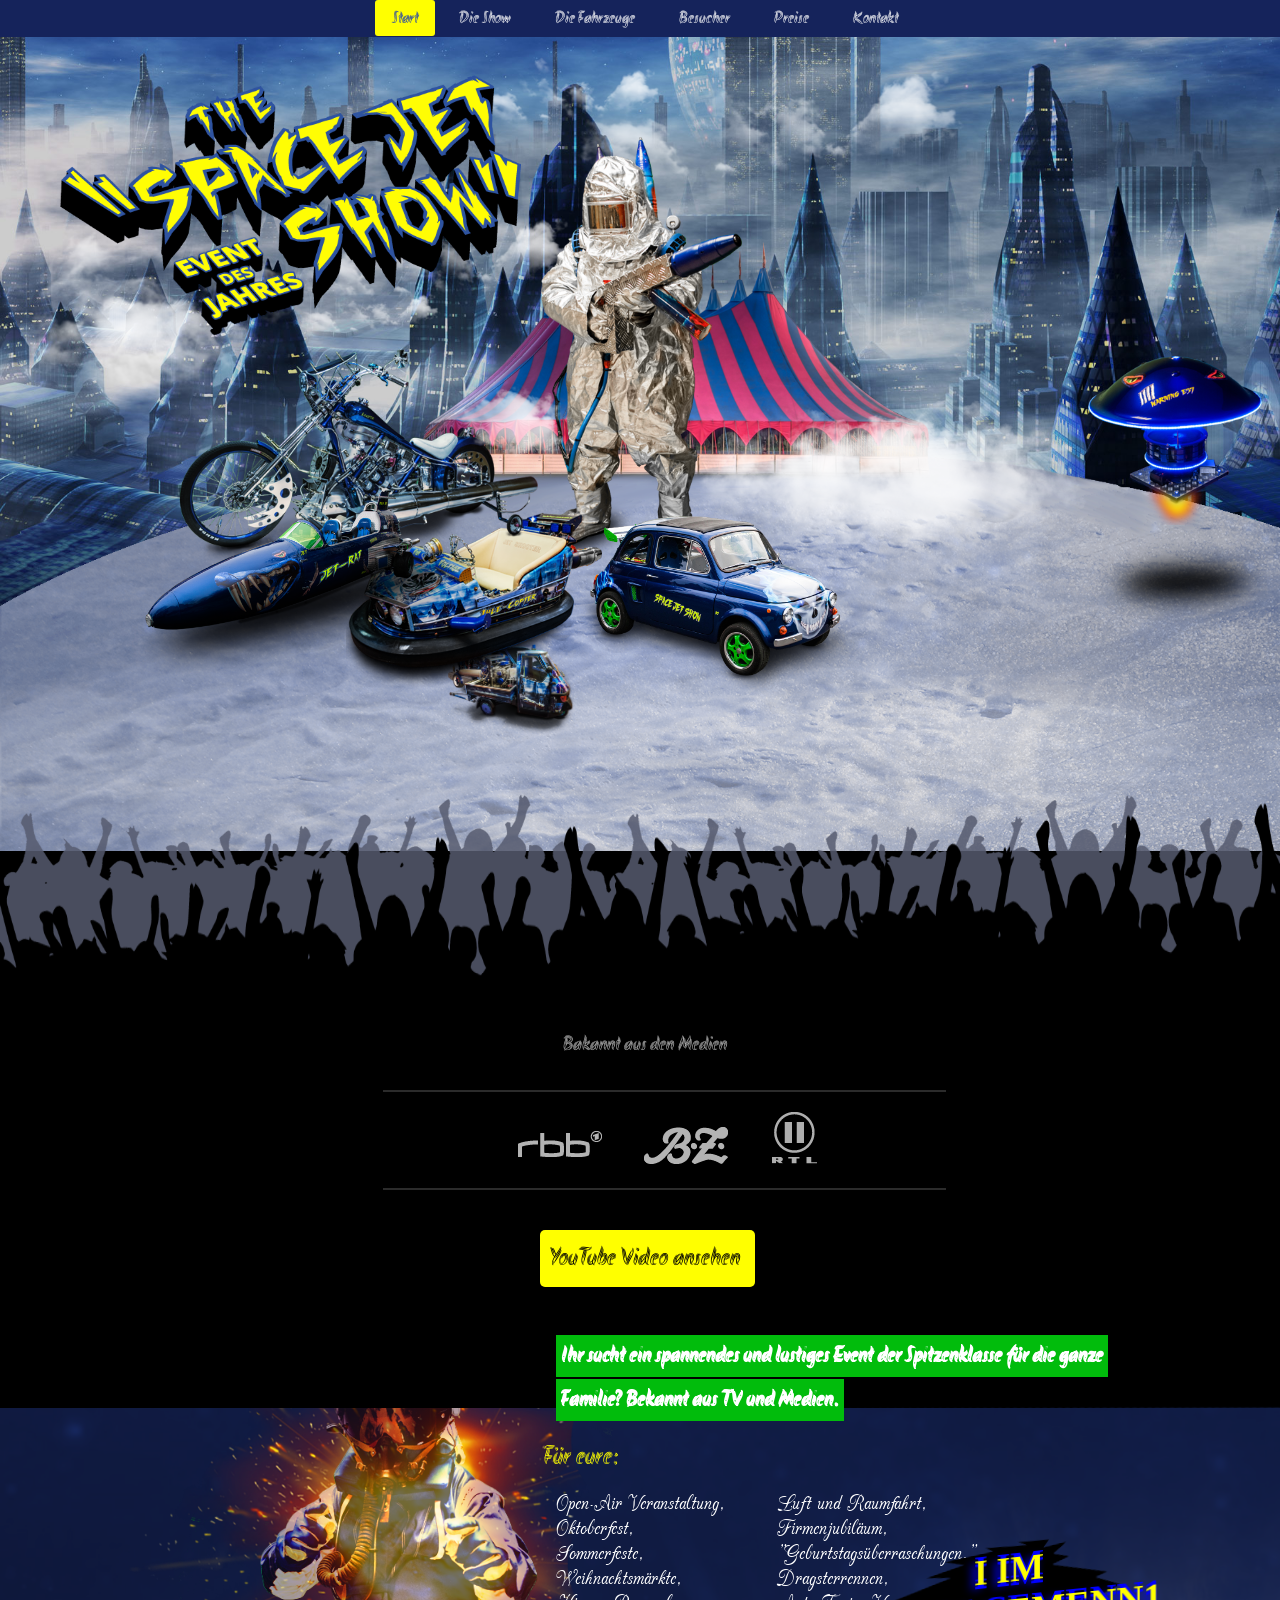
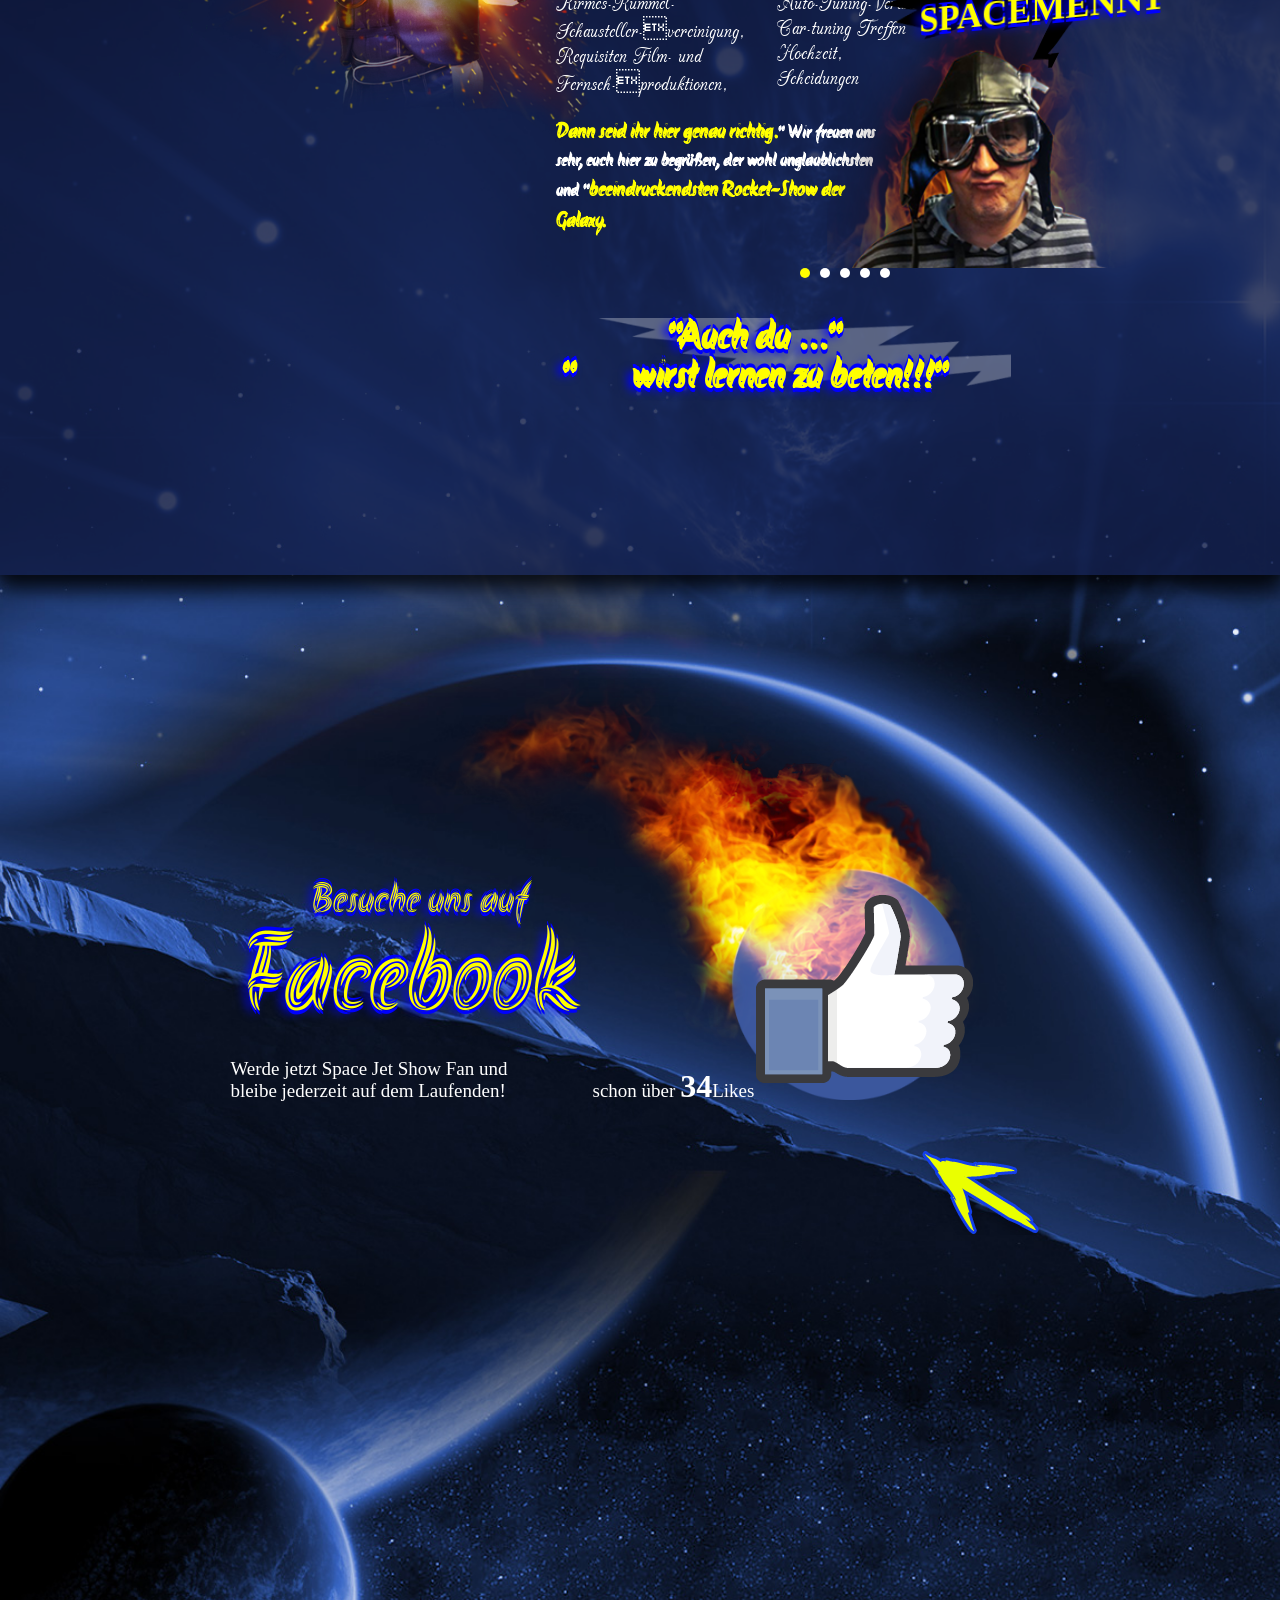
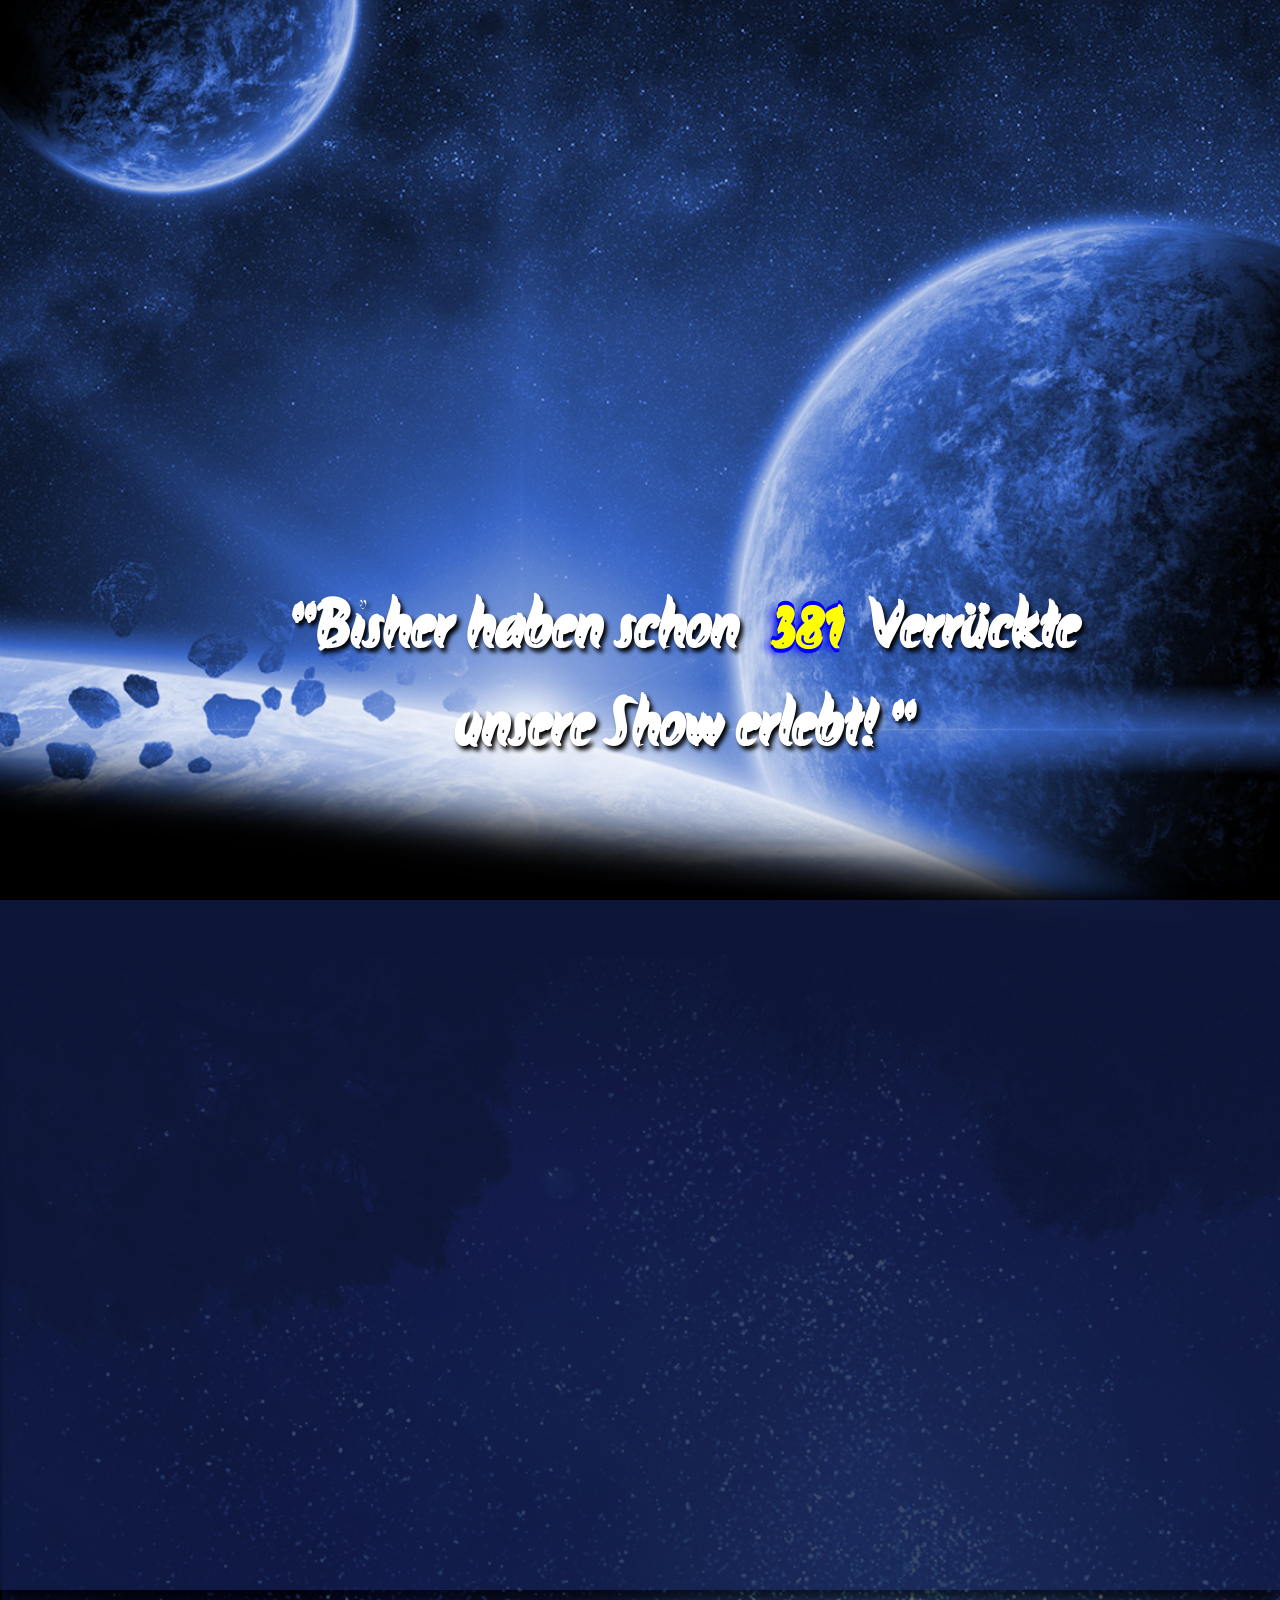
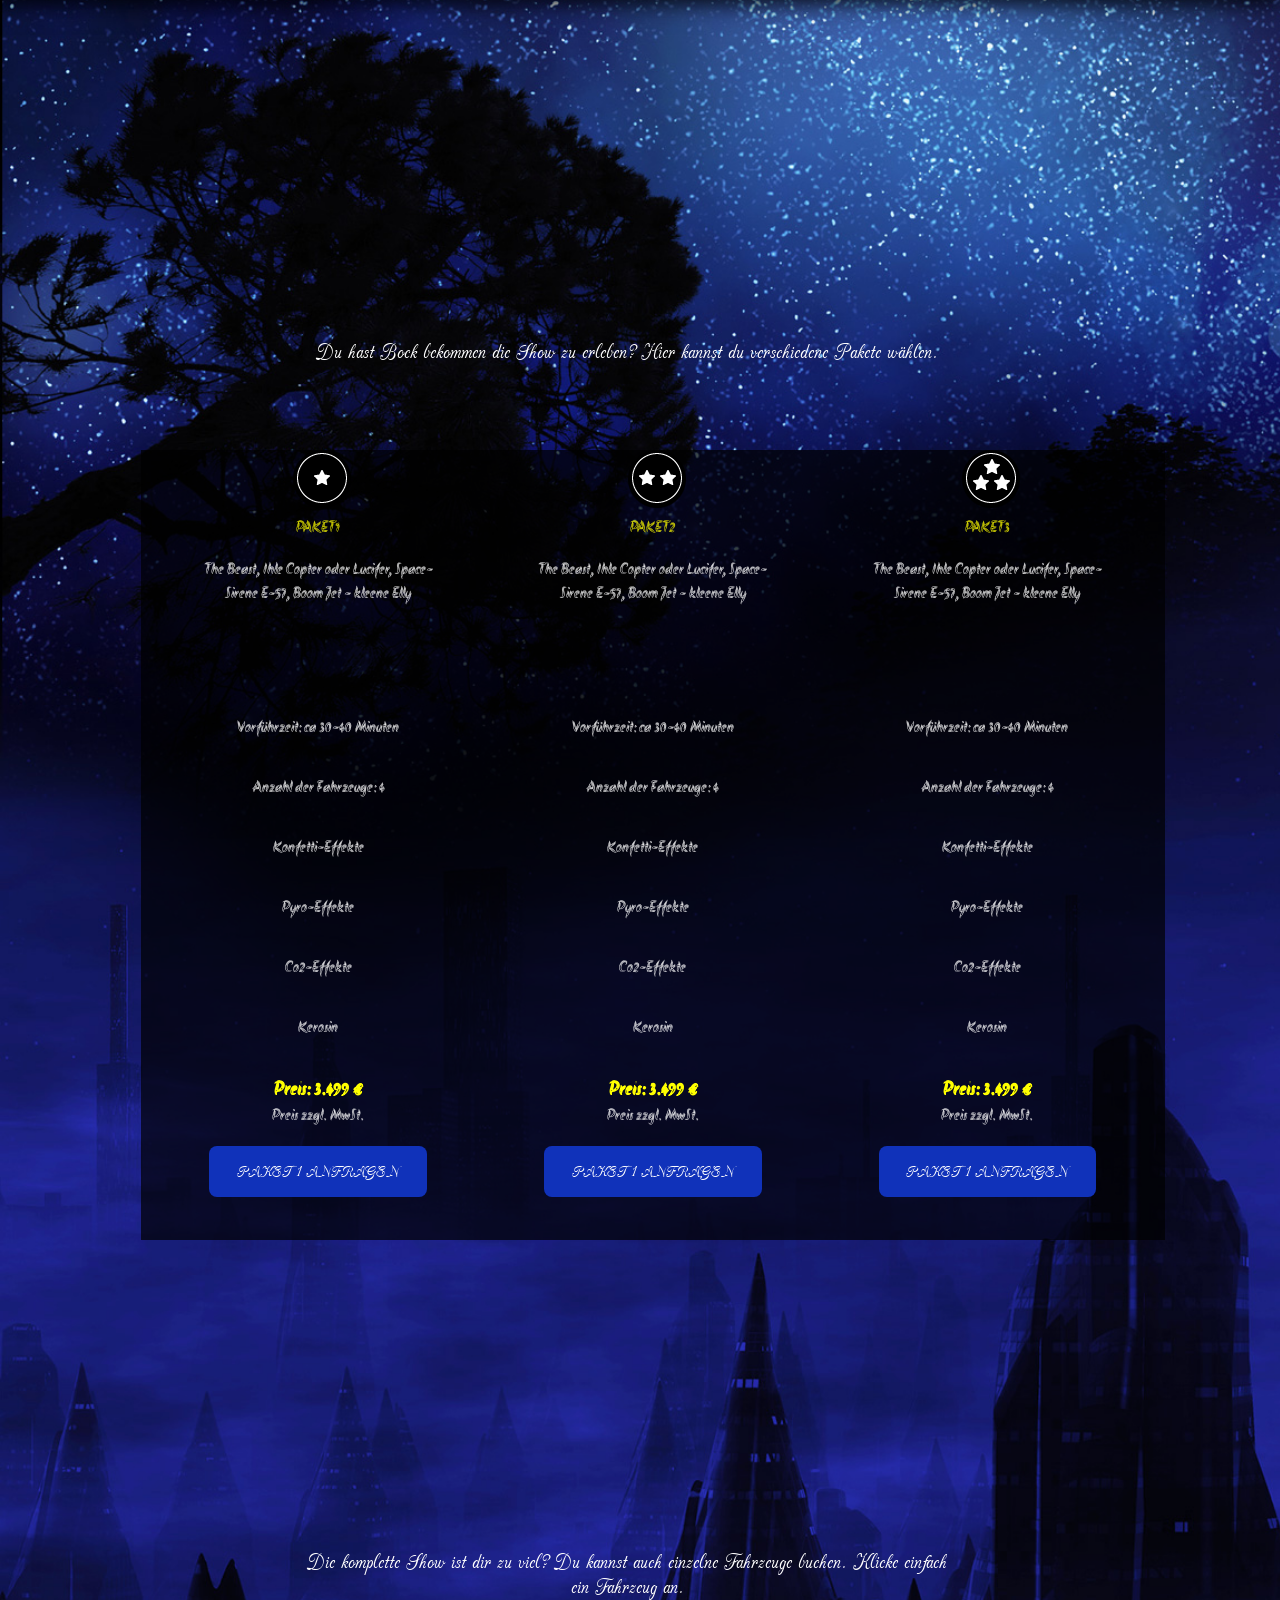
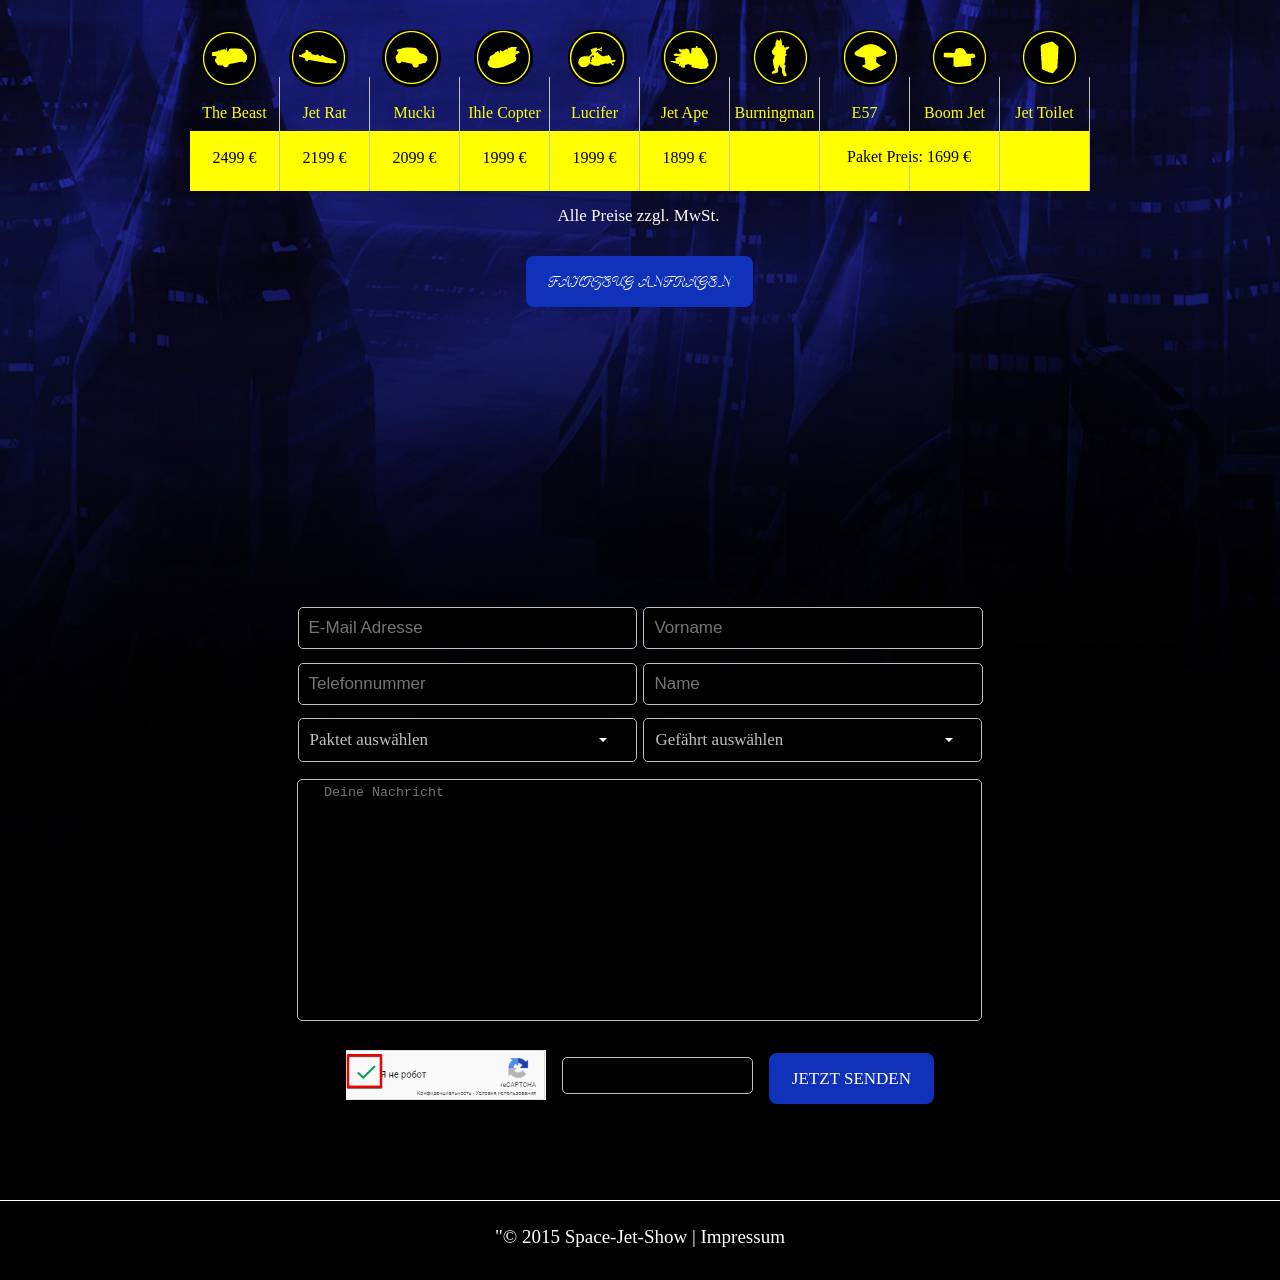
<file: index.html>
<!DOCTYPE html>
<html lang="en">
<head>
	<meta charset="UTF-8">
	<title>space</title>
	<link rel="stylesheet" href="https://cdnjs.cloudflare.com/ajax/libs/OwlCarousel2/2.3.4/assets/owl.carousel.css"/>
	<link rel="stylesheet" href="space.css">
	<link rel="stylesheet" href="https://use.fontawesome.com/releases/v5.5.0/css/all.css" integrity="sha384-B4dIYHKNBt8Bc12p+WXckhzcICo0wtJAoU8YZTY5qE0Id1GSseTk6S+L3BlXeVIU" crossorigin="anonymous">
	<script type="text/javascript" src="https://ajax.googleapis.com/ajax/libs/jquery/2.0.3/jquery.min.js"></script>
    <script src="ajax.js"></script>

</head>
<body >
	<div class="blackbg">
		<header>
				<nav>
					<div id="imgheader">
						<img src="images/logo_bg.png" alt="" >
					</div>
					<ul>
						<li>
							<a href="#scroll" class="silka1 active-silka">Start</a>
							<a href="#section_pilot" class="silka2">Die Show</a>
							<a href="#scroll-1" class="silka3">Die Fahrzeuge</a>
							<a href="#scroll-2" class="silka4">Besucher</a>
							<a href="#scroll-3" class="silka5">Preise</a>
							<a href="#scroll-4" class="silka6">Kontakt</a>
						</li>
					</ul>
			   </nav>
			</header>
			
		<div class="wrapper" id="scroll" style="position: relative;">
			
			<div class="header-laers">
				<img src="images/logo_bg_big.png" alt="">
			</div>
			<div class="header-layers1">
				<img src="images/zelt.png" alt="">
			</div>
			<div class="header-layers2">
				<img src="images/moon.png" alt="">
			</div>
			
			  
		   
			<div class="burning">
				<img src="images/burningman.png" alt="">
				<div id="fire" class="burn">
				     <div id="fire" style="width: 118px;height:28px;"></div>
			    </div>
			</div>
			
			<div class="raket">
				<img src="images/raket.png" alt="" id="raket">
				<div id="fire1">
				     <div id="fire" style="width: 118px;height:28px; z-index: 100;"></div>
			    </div>

			</div>
			
				<img src="images/e57_shadow.png" alt="" class="shadow">
			
		    
			<div class="car">
				<div class="car1"><img src="images/car1.png" alt="" id="car1"></div>
				<div class="car2"><img src="images/car2.png" alt="" id="car2"></div>
				<div class="car3"><img src="images/car3.png" alt="" id="car3"></div>
				<div class="car4"><img src="images/car4.png" alt="" id="car4"></div>
				<div class="car5"><img src="images/car5.png" alt="" id="car5"></div>
			    <div class="car6"><img src="images/car6.png" alt="" id="car6"></div>

			</div>
			<div class="clounds">
				<div class="clound1"><img src="images/cloud4.png" alt="" id="cloud1"></div>
				<div class="clound2"><img src="images/cloud2.png" alt="" id="cloud2"></div>
				<div class="clound3"><img src="images/cloud3.png" alt="" id="cloud3"></div>
				<div class="clound4"><img src="images/cloud1.png" alt="" id="cloud4"></div>
			</div>
		</div>
    </div>
    <div class="mans">
    	<img src="images/mens-shadow.png" alt="" id="shadowmans">

    	<img src="images/mens.png" alt="" id="mans">
    	<div class="log">
	    	<div class="logos">
	    		<h3>Bakannt aus den Medien</h3>
	    		<div class="line"></div>
	    		<div class="logo">
	    			<img src="images/log1.png" alt="">
	    			<img src="images/log2.png" alt="">
	    			<img src="images/log3.png" alt="">
	    		</div>
	    		<div class="line"></div>
	    		<div class="button">
	    			<a href="https://www.youtube.com/watch?v=peWAlEJDlg4" target="_blank" title="Space Jet Show auf YouTube">YouTube Video ansehen</a>
	    		</div>
	    	</div>
	    </div>
    </div>
    <div class="center-one" id="section_pilot">
    	<div class="rate">
    		<img src="images/rate.png" alt="" id="rate">
    		<img src="images/rate_shadow.png" alt="" id="rateshadow">
    	</div>
    </div>
    <div class="container-pilot">
    	<div class="firstanim">
         </div>
        <div class="firstanim1">
    		<img src="images/pilot_back.png" alt="" id="pilotback">
    		<img src="images/pilot.png" alt="" id="pilot">
    		<h2 id="firsth2">WASERWARTET EUCH?</h2>

    		<div class="corusel" style="position: absolute; right: 10%;">
    		<div class="owl-carousel owl-theme">
			  <div>
			   <div class="firstslid" style="opacity: 0;">
    			
    			<img src="images/guido.png" alt="" id="guido" style="z-index: 3; position: absolute;">
    			<div class="textcont">
	    			<p><span class="green text1">Ihr sucht ein spannendes und lustiges Event der Spitzenklasse für die ganze </span>
	    			<span class="green text2">Familie? Bekannt aus TV und Medien.</span>
	    			</p>
	    			<p style="margin:15px; margin-left: -12px;font-family: headerFont; font-size:26px;color:yellow;">Für eure:</p>
	    			<h2 class="iacpan" > <span class="spantext">I IM </span><br>SPACEMENN1</h2>
	    			<ul class="left" style="width:40%">
	    				<li>Open-Air Veranstaltung,</li>
	    				<li>Oktoberfest,</li>
	    				<li>Sommerfeste,</li>
	    				<li>Weihnachtsmärkte,</li>
	    				<li>Kirmes-Rummel-Schausteller-vereinigung,</li>
	    				<li>Requisiten Film- und Fernseh-produktionen,</li>
	    			</ul>
	    			<ul class="left" style="width:45%">
	    				<li>Luft und Raumfahrt,</li>
	    				<li>Firmenjubiläum, </li>
	    				<li>"Geburtstagsüberraschungen,"</li>
	    				<li>Dragsterrennen, </li>
	    				<li>Auto-Tuning-Veranstaltung,</li>
	    				<li>Car-tuning Treffen</li>
	    				<li>Hochzeit,</li>
	    				<li>Scheidungen</li>
	    			</ul>
	    			<div class="clearfix"></div>
	    			<div class="ftext"><span class="yell">Dann seid ihr hier genau richtig.</span>" Wir freuen uns sehr, euch hier zu begrüßen, der wohl unglaublichsten und "<span class="yell">beeindruckendsten Rocket-Show der Galaxy.</span>
	    			</div>
	    		</div>
    		  </div> 
    	   </div>

			  <div> 
				  <div class="Content1" style="width:60%;">
				  		<span class="yell" style="padding:25px 0 !important">
				  		"Die SPACE-JET-SHOW ist ein Haupt-Event für jung und alt und lässt die begeisterten Zuschauer oft das Weite suchen."</span>
				  		<span>
				  		" Auch bei unseren kleinen Gästen ist das Staunen und Gelächter sehr groß. Unser verrückter Professor Manni (ua.bekannt aus RTL 2) und sein Team, bestehend aus 10 Ingenieuren, Mechanikern und Triebwerkspezialisten, arbeiteten 4 Jahre lang intensiv, um diese einmaligen Jet-Engine und Rocket-Booster Fahrzeuge zu entwickeln, wobei sie Hürden überwinden mussten, die der Luft- und Raumfahrt gleich kommt."
				  	   </span>
				  	   <p>"Unsere Fahrzeuge, vom Fahrrad mit Rocket-Booster, ein Autoskooter mit Turbinenantrieb oder ein "</p>
				  	<span class="yell" style="padding:25px 0 !important">Umgebauter VW T4 mit mehreren 1000 PS sind selbst entwickelte Prototypen</span>", die Weltweit in dieser Ausführung einmalig sind."
				  	<p>"Vom Turbinen-Klo mit Afterburner zum ehemaligen Düsenjet mit Raketentriebwerken bis hin zum Fiat 500 R1 Jet-Engine."</p>
				  </div> 
			  </div>
			  <div> 
				  <div class="treediv">
					  	<span class="yell">Die Space-Jet-Show ist ein aufregender Event</span>
					  	", mit vielen Effekten und Eindrücken die unter anderen mit Musik Theater und einer Lasershow unterstrichen wird.Die Fahrzeuge werden in spannender Weise Vorgeführt und in Scene gesetzt wobei bis zu 20 Meter lange Feuersäulen entstehen können."
					  	<p style="padding:15px 0;">"Vom Konfetti-Shooter bis zum Pyro-Ploopers, über Co2 Jets oder Flammenwerfer,  einer Luftalarmsirene bis hin zum Space-Jet-Ape.Seid ihr bereit und wollt mal was einmaliges erleben, "</p ><span class="yell">dann ruft uns an wir freuen uns auf euren Kontakt.</span>
				  </div>
			  </div>
			 <div>
			 	<div class="forrdiv">
			 		<span class="yell">Buchungsinformationen:</span>
			 		<br>
			 		" Die SPACE-JET-SHOW ist individuell einsetzbar und kann sowohl als auch von Veranstaltern und Privatpersonen problemlos gebucht werden. Jede Klein oder Groß Show wird im Vorfeld mit den Kunden ausführlich besprochen und geplant. Sonderwünsche können gerne entgegen genommen werden."
			 		<br>"Alle Anfahrtskosten Aufbau und Kerosinkosten sind im Preis mit inbegriffen. GEMA-Gebühren werden von der Space-Jet-Show übernommen"
			 		<p>"Die Hauptshow wird einmalig pro Tag vorgeführt, wobei alle anderen Shows bzw. Einzelfahrzeuge zweimal vorgeführt werden"</p>
			 	</div>
			 </div>
			 <div>
			 	<div class="fifediv">
			 		<p>"Wasser-Strom-Getränke muss vom Kunden bereitgestellt werden. Die Buchungsgebühr plus der gesetzlichen Mehrwertsteuer von 19%  muss im vollen Umfang und 7 Tage vor Veranstaltung bei den Betreiber eingegangen sein!"</p>
			 		<p>"Requisiten Film- und Fernsehproduktionen: "</p>
			 		<p>"Gerne bieten wir auch unsere Fahrzeuge als Requisiten für Film und Fernsehproduktionen an. Bei irgendwelchen Fragen stehen wir euch gerne zur Verfügung."</p>
			 		<p><span class="yell">Buchungshotline:</span></p>
			 		<br>"Tel: +49 (0) 30 664 63 948"<br>"Mobil: +49 (0) 179 63 214 47"
			 	</div>
			 </div>
			</div>
		</div>
    	
    	
    	<div class="footbackgroundtext">
    		<h3>"Auch du ..."
    			<br>
    			"&nbsp; &nbsp; &nbsp; &nbsp;wirst lernen zu beten!!!"
    		</h3>
    	</div>
     </div>
     <div class="center-tu">
     	<div class="tutext">
     		<div class="f1text">
     			Besuche uns auf
     		</div>
     		<div class="ttext">
     			Facebook

     		</div>	
     		<div class="link">
     			<span class="s-text">Werde jetzt Space Jet Show Fan und bleibe jederzeit auf dem Laufenden!</span>
     			<span style="position: absolute; left: 65%;margin-top: -12px; width: 37%;"><span>schon über </span><span class="likes">500</span><span>Likes</span></span>
     		</div>
     	  </div>
     	</div>
     	
     	<img src="images/like-fire.png" alt="" id="art">
     	
     	<a href="https://www.facebook.com"><img src="images/fb-single.png" alt="" id="face">
     		</a>
        <img src="images/arrow.png" alt="" id="arrow">
     <div class="firstanim2" id="scroll-1"></div>
        <div class="topanims">
	     	<h2 class="fli2">Die Fahrzeuge</h2>
	     	<p class="titl5">"
				Du willst mehr über die Fahrzeuge wissen? Für Details einfach drauf klicken!
			"</p>
			<div class="flexcontainer1">
				<div>
					<img src="images/car1.png" alt="">
					<p>Lucifer</p>
				</div>
				<div>
					<img src="images/car2.png" alt="">
					<p>Jet Rat</p>
				</div>
				<div>
					<img src="images/car3.png" alt="">
					<p>ihei Copter</p>
				</div>
				<div>
					<img src="images/car4.png" alt="">
					<p>Mucki</p>
				</div>
				<div>
					<img src="images/car6.png" a>
					<p>Jet Ape</p>
				</div>
				
			</div>
			<div class="flexcontainer2">
				<div>
					<img src="images/beats.png" alt="">
					<p>Jet Rat</p>
				</div>
				<div>
					<img src="images/mini_burningman.png" alt="">
					<p>Jet Rat</p>
				</div>
				<div>
					<img src="images/mini_e57.png" alt="">
					<p>E57</p>
				</div>
				<div>
					<img src="images/boom-jet.png" alt="">
					<p>Boom Jet</p>
				</div>
				<div>
					<img src="images/toilet.png" alt="">
					<p>Jet Tollet</p>
				</div>
				
			</div>
		</div>	
		<section>
			<h4>"Bisher haben schon <span class="shadyellow"> 0 </span>&nbsp;&nbsp;&nbsp;&nbsp;&nbsp;&nbsp;&nbsp;&nbsp; Verrückte unsere Show erlebt!
					"</h4>
		</section>
		<div class="firstanim3" id="scroll-2"></div>
		<div class="topanimate1">
			<div class="titl-top1 lef">
				<h2>Besucher</h2>
			</div>
			<div class="owin2">
				<div id="owl-example" class="owl-carousel">
				  <div style="display: flex; width: 700px;"> 
				  	 <div class="firstowin1">
				  	 	<div class="imgowin">
				  	 		<img src="images/testimonial-1.jpg" alt="" style="width:100% !important;">
				  	 	</div>
				  	 	<p>"„Es gab Zeiten, da bin ich schon so manches mal von meiner Hollywoodschaukel geflogen, wenn die Ihre Triebwerke getestet haben.“"</p>
				  	 	<p class="nametext">Nachbar Jürgen</p>
				  	 </div>	
				  
				  	 <div class="firstowin">
				  	 	<div class="imgowin">
				  	 		<img src="images/testimonial-2.jpg" alt="" style="width:73% !important;">
				  	 	</div>
				  	 	<p>„Zum 20-jährigen Jubiläum der Firma hat unserer Chef die Space-jet-show gebucht. Allein diese ungewöhnlichen Fahrzeuge nur live zu sehen, wenn sie ihre Triebwerke starten, war der BURNER!“</p>
				  	 	<p class="nametext">Daniel</p>
				  	 </div>	
				  </div>
				  <div style="display: flex; width: 700px;">
				  	 <div class="firstowin1">
				  	 	<div class="imgowin">
				  	 		<img src="images/testimonial-5.jpg" alt="">
				  	 	</div>
				  	 	<p>„Nach langen drängen meiner Kinder, sind wir zur Show hingefahren und ich muss sagen, dass ich sehr positiv überrascht war.“</p>
				  	 	<p class="nametext">Familie Kobalski</p>
				  	 </div>	
				  
				  	 <div class="firstowin">
				  	 	<div class="imgowin">
				  	 		<img src="images/testimonial-3.jpg" alt="" style="width: 79% !important;">
				  	 	</div>
				  	 	<p>„Kenne Schmitte schon aus dem Kindergarten und weiss, dass er immer verrückte Sachen macht aber diesmal hat er sich selbst übertroffen.“</p>
				  	 	<p class="nametext">Christian Hammer</p>
				  	 </div>	
				  </div>
				  <div style="display: flex; width: 700px;">
				   <div class="firstowin1">
				  	 	<div class="imgowin">
				  	 		<img src="images/testimonial-6.jpg" alt="">
				  	 	</div>
				  	 	<p>„Kenne Schmitte schon aus dem Kindergarten und weiss, dass er immer verrückte Sachen macht aber diesmal hat er sich selbst übertroffen.“</p>
				  	 	<p class="nametext">Lucas</p>
				  	 </div>	

				  	 	 <div class="firstowin">
				  	 	<div class="imgowin">
				  	 		<img src="images/testimonial-2.jpg" alt="">
				  	 	</div>
				  	 	<p>"„Es gab Zeiten, da bin ich schon so manches mal von meiner Hollywoodschaukel geflogen, wenn die Ihre Triebwerke getestet haben.“"</p>
				  	 	<p class="nametext">Nachbar Jürgen</p>
				  	 </div>	
				  </div>

				  
				  
				</div>
			</div>
		</div>
		
			<div class="titl-top1 tittu" id="scroll-3">
				<h2>Paket Preise</h2>
			</div>
			<div class="titlp">
				Du hast Bock bekommen die Show zu erleben? Hier kannst du verschiedene Pakete wählen.
			</div>
			<div class="table-p">
				<div class="table-str" style="display: flex;justify-content: center;">
					<div class="tabone">
						<img src="images/star1.png" alt="">
						<p class="yellowpak">PAKET1</p>
						<p class="paf-top">The Beast, Ihle Copter oder Lucifer, Space-Sirene E-57, Boom Jet - kleene Elly</p>
						<div class="table-menu" style="text-align: center;">
							<div class="grey">Vorführzeit: ca 30-40 Minuten</div>
							<div class="grey">Anzahl der Fahrzeuge: 4</div>
							<div class="grey">Konfetti-Effekte</div>
							<div class="grey">Pyro-Effekte</div>
							<div class="grey">Co2-Effekte</div>
							<div class="grey">Kerosin </div>
							<div class="grey bottom">
								<b>Preis: 3.499 €</b>
								<p class="gry-pres">Preis zzgl. MwSt.</p>
							</div>
							<div class="paket1">
								<button>PAKET 1 ANFRAGEN</button>
							</div>
						</div>
					</div>
					<div class="tabone">
						<img src="images/star2.png" alt="">
						<p class="yellowpak">PAKET2</p>
						<p class="paf-top">The Beast, Ihle Copter oder Lucifer, Space-Sirene E-57, Boom Jet - kleene Elly</p>
						<div class="table-menu">
							<div class="grey">Vorführzeit: ca 30-40 Minuten</div>
							<div class="grey">Anzahl der Fahrzeuge: 4</div>
							<div class="grey">Konfetti-Effekte</div>
							<div class="grey">Pyro-Effekte</div>
							<div class="grey">Co2-Effekte</div>
							<div class="grey">Kerosin </div>
							<div class="grey bottom">
								<b>Preis: 3.499 €</b>
								<p class="gry-pres">Preis zzgl. MwSt.</p>
							</div>
							<div class="paket1">
								<button>PAKET 1 ANFRAGEN</button>
							</div>
						</div>
					</div>
					<div class="tabone">
						<img src="images/star3.png" alt="">
						<p class="yellowpak">PAKET3</p>
						<p class="paf-top">The Beast, Ihle Copter oder Lucifer, Space-Sirene E-57, Boom Jet - kleene Elly</p>
						<div class="table-menu">
							<div class="grey">Vorführzeit: ca 30-40 Minuten</div>
							<div class="grey">Anzahl der Fahrzeuge: 4</div>
							<div class="grey">Konfetti-Effekte</div>
							<div class="grey">Pyro-Effekte</div>
							<div class="grey">Co2-Effekte</div>
							<div class="grey">Kerosin </div>
							<div class="grey bottom">
								<b>Preis: 3.499 €</b>
								<p class="gry-pres">Preis zzgl. MwSt.</p>
							</div>
							<div class="paket1">
								<button>PAKET 1 ANFRAGEN</button>
							</div>
						</div>
					</div>
				</div>
			</div>
			<div class="titl-top1 tifoot" id="scroll-4">
				<h2>Einzelpreise</h2>
			</div>
			<p class="titltop titlp">
				Die komplette Show ist dir zu viel?	Du kannst auch einzelne Fahrzeuge buchen. Klicke einfach ein Fahrzeug an.
			</p>
			<div class="production">	
				<div class="products">
					<ul class="flex-ul prod  onclick">
						<li class="beast" ></li>
						<li class="rat" ></li>
						<li class="mucki"></li>
						<li class="copter"></li>
						<li class="lucifer" ></li>
						<li class="ape" ></li>
						<li class="burnman" ></li>
						<li class="ee"></li>
						<li class="boom" ></li>
						
						<li class="toilet" ></li>
					</ul>
					<div class="names onclick">
						<div id="beast">The Beast</div>
						<div  id="rat">Jet Rat</div>
						<div  id="mucki">Mucki</div>
						<div id="copter">Ihle Copter</div>
						<div id="lucifer">Lucifer</div>
						<div id="ape">Jet Ape</div>
						<div id="burnman">Burningman</div>
						<div  id="ee">E57</div>
						<div id="boom">Boom Jet</div>
						<div id="toilet">Jet Toilet</div>
					</div>
					<div class="price onclick">
						<div id="beast">2499 €</div>
						<div id="rat">2199 €</div>
						<div id="mucki">2099 €</div>
						<div id="copter">1999 €</div>
						<div  id="lucifer">1999 €</div>
						<div id="ape">1899 €</div>
						<div  id="burnman" class="noborder"></div>
						<div class="fusch-preis" id="ee">
		                           Paket Preis: 1699 €
		                 </div>
						<div id="ee" class="noborder"></div>	
			            <div id="boom" class="noborder"></div>
			            <div id="toilet" class="noborder"></div>
					</div>
				</div>
			  <div class="small-title">
	            Alle Preise zzgl. MwSt.
	          </div>
	          <div class="footer-button">
	          	<button>FAHRZEUG ANFRAGEN</button>
	          </div>		
			</div>
			<div class="titl-top1 footer-titl">
				<h2>Einzelpreise</h2>
			
			<div class="foot-titl">
						Zögere nicht die Show anzufragen! Wir freuen uns auf Deine Nachricht.
			</div>
		</div>
		  <div class="footer-forms">
		  	<p style="color:green;text-align:center;display:none;" class="ok" id="ok">Deine Nachrcht wurde abgeschickt, wir melden uns in kürze bei dir.</p>
		  	<p style="color: red; text-align: center; display: none;" class="error" id="error">Falscher Captcha Code</p>
			<form action="" method="post" id="ajax_form">
			  <div class="form-conteiner1" style="display: flex; width: 685px;margin:0 auto;">
				<div class="forms1">
					<div>
						<input type="email" placeholder="E-Mail Adresse" name="email" required>
					</div>
					<div>
						<input type="tel" placeholder="Telefonnummer" name="tel">
					</div>
					<div>
					    <div class="park">
					    	<div class="secect-park" style="display: none;">
					    		<ul class="sec-ul">
					    			<li >
					    				<a href = "javascript:void(0)">Paktet auswählen</a>
					    			</li>
					    			<li>
					    				<a href = "javascript:void(0)">Paktet 1 auswählen</a>
					    			</li>
					    			<li>
					    				<a href = "javascript:void(0)">Paktet 2 auswählen</a>
					    			</li>
					    			<li>
					    				<a href = "javascript:void(0)">Paktet 3 auswählen</a>
					    			</li>
					    		</ul>
					    	</div>
							<span id="park-span"></span>
							<select class="paket_anfragen selectpicker2 selectBox" title="Paket anfragen" name="paket" style="display: none;">…</select>
							<a class="selectBox paket_anfragen selectpicker2 selectBox-dropdown" title="Paket anfragen" tabindex="0" style="width: 327px; display: inline-block;">
								<span class="selectBox-label paket0" style="width: 297px;">Paktet auswählen</span>
								<span class="selectBox-arrow" style></span>
							</a>
					     </div>
					</div>
						
				</div>
				<div class="forms2">
					<div>
						<input type="text" placeholder="Vorname" name="vorname" required>
						
					</div>
					<div>
						<input type="text" placeholder="Name" name="name" required>
					</div>
					<div>
						 <div class="park">
						 	<div class="park-tu-ok" style="">
					    		<ul class="sec-ok">
					    			
					    				<span class="textul">Jet Rat
					    				<i class="fas fa-check"></i></span>
					    				<span class="textul">The Beast
					    				<i class="fas fa-check"></i></span>
					    				<span class="textul">Lucifer
					    				<i class="fas fa-check"></i></span>
					    				<span class="textul">Jet Ape
					    				<i class="fas fa-check"></i></span>
					    				<span class="textul">Mucki
					    				<i class="fas fa-check"></i></span>
					    				<span class="textul">Ihle Copter
					    				<i class="fas fa-check"></i></span>
					    				<span class="textul">Burningman
					    				<i class="fas fa-check"></i></span>
					    				<span class="textul">E57
					    				<i class="fas fa-check"></i></span>
					    				<span class="textul">Boom jet
					    				<i class="fas fa-check"></i></span>
					    				<span class="textul">Jet toilet
					    				<i class="fas fa-check"></i></span>
					    				<li class="clerfix"></li>
					  
					    		</ul>
					    	</div>
							<span id="park-span1"></span>
							<select class="paket_anfragen selectpicker2 selectBox" title="Paket anfragen" name="paket" style="display: none;">…</select>
							<a class="selectBox1 paket_anfragen selectpicker2 selectBox-dropdown" title="Paket anfragen" tabindex="0" style="width: 327px; display: inline-block;">
								<span class="selectBox-label paket00" style="width: 297px;">Gefährt auswählen</span>
								<span class="selectBox-arrow" style></span>
							</a>
					     </div>
					  
					</div>
				</div>

		   </div>
		   <div class="textarea">
		      <textarea class="contact-textarea" rows="15"  placeholder="  Deine Nachricht" name="message" required></textarea>
		   </div>
        </form>
        <div class="kaption">
         	<div class="imgkap">
         		<img src="images/kaption.png" alt="" style="width:200px;">
         	</div>
         	<div class="kapinput">
         		<input type="text" id="sec">
         	</div>
         	<div class="subinput">
         		<input type="submit" id="btn" value="JETZT SENDEN">
         	</div>

        </div>

      </div>  
     <footer>
     	<div class="footer-align" style="text-align:center">
	     	<p>"© 2015 Space-Jet-Show |
	     	<a href="#foot1" class="down_link">Impressum</a></p>
	    </div>
     	<div class="down-container" id="foot">
     		<div class="down-center" style="width: 80%;margin:0 auto;">
		     	<div class="down-flex-one" style="display: flex;">
		     		<div class="down-one" style="">
		     			<h3>Space-Jet-Show</h3>
		     			<p style="width: 351px; ">
		     			    "G. Schmidt" <br>"Steinträgerweg 5" <br>"12351 Berlin" <br> <br>"Internet: www.space-jet-show.de" <br>"E-Mail: "<a href="mailto:info@space-jet-show.de" style="color: yellow;">info@space-jet-show.de</a>
		     		    </p>
		     		</div>
		     		<div class="down-tu">
		     			<p style="">
		     				"Beiträge Dritter sind als solche gekennzeichnet. Die Vervielfältigung, Bearbeitung, Verbreitung und jede Art der Verwertung außerhalb der Grenzen des Urheberrechtes bedürfen der schriftlichen Zustimmung des jeweiligen Autors bzw. Erstellers. Downloads und Kopien dieser Seite sind nur für den privaten, nicht kommerziellen Gebrauch gestattet."
		     			</p>
		     			<p style="">
		     				"Die Betreiber der Seiten sind bemüht, stets die Urheberrechte anderer zu beachten bzw. auf selbst erstellte sowie lizenzfreie Werke zurückzugreifen."
		     				<br> <br>
		     			</p>
		     		</div>
		     	</div>	
		     	<div class="down-flex-tu" id="foot1" style="display: flex;">
		     		<div class="down-tree">
		     			<h3>Bildlizenzen</h3>
			     		<ul>
			     			<li>Jose Gil/Shutterstock</li>
			     			<li>diversepixel/Shutterstock</li>
			     			<li>mikiel/Shutterstock</li>
			     			<li>gui jun peng/Shutterstock</li>
			     			<li>Lukiyanova Natalia / frenta/Shutterstock</li>
			     			<li>Netfalls - Remy Musser/Shutterstock</li><li>Linda Bucklin/Shutterstock</li>
			     			<li>Olga Nikonova/Shutterstock</li>
			     			<li>Cindi L/Shutterstock</li>
			     			<li>nienora/Shutterstock</li>
			     			<li>sdecoret/Shutterstock</li>
			     			<li>© life_artist / Fotolia.com</li>
			     			<li>© pitris / Fotolia.com</li>
			     			<li>© creativenature.nl / Fotolia.com</li>


			     		</ul>
			     		<h3>Haftung für Inhalte</h3>
			     		<p>"Die Inhalte unserer Seiten wurden mit größter Sorgfalt erstellt. Für die Richtigkeit, Vollständigkeit und Aktualität der Inhalte können wir jedoch keine Gewähr übernehmen."</p>
			     		<h3>Haftung für Links</h3>
			     		<p>"Unser Angebot enthält Links zu externen Webseiten Dritter, auf deren Inhalte wir keinen Einfluss haben. Deshalb können wir für diese fremden Inhalte auch keine Gewähr übernehmen. Für die Inhalte der verlinkten Seiten ist stets der jeweilige Anbieter oder Betreiber der Seiten verantwortlich. Die verlinkten Seiten wurden zum Zeitpunkt der Verlinkung auf mögliche Rechtsverstöße überprüft. Rechtswidrige Inhalte waren zum Zeitpunkt der Verlinkung nicht erkennbar. Eine permanente inhaltliche Kontrolle der verlinkten Seiten ist jedoch ohne konkrete Anhaltspunkte einer Rechtsverletzung nicht zumutbar. Bei bekannt werden von Rechtsverletzungen werden wir derartige Links umgehend entfernen."</p>
		     	  </div>
		     	  <div class="down-forr">
		     	  	  <h3>Urheberrecht</h3>
		     	  	  <p>"Die durch die Seitenbetreiber erstellten Inhalte und Werke auf diesen Seiten, insbesondere Fotografien und Texte, unterliegen dem deutschen Urheberrecht."</p>
		     	  	  <h3>Datenschutz</h3>
		     	  	  <p>"Soweit auf unseren Seiten personenbezogene Daten (beispielsweise Name, Anschrift oder eMail-Adressen) erhoben werden, erfolgt dies soweit möglich stets auf freiwilliger Basis. Die Nutzung der Angebote und Dienste ist, soweit möglich, stets ohne Angabe personenbezogener Daten möglich."</p>
		     	  	  <p>"Wir weisen darauf hin, dass die Datenübertragung im Internet (z.B. bei der Kommunikation per E-Mail) Sicherheitslücken aufweisen kann. Ein lückenloser Schutz der Daten vor dem Zugriff durch Dritte ist nicht möglich."</p>
		     	  	  <p>"Der Nutzung von im Rahmen der Impressumspflicht veröffentlichten Kontaktdaten durch Dritte zur Übersendung von nicht ausdrücklich angeforderter Werbung und Informationsmaterialien wird hiermit ausdrücklich widersprochen. Die Betreiber der Seiten behalten sich ausdrücklich rechtliche Schritte im Falle der unverlangten Zusendung von Werbeinformationen, etwa durch Spam-Mails, vor."</p>
		     	  </div>
		     	</div>
	     	</div>
     	</div>

     </footer>


     
    <script src="jquery-1.6.2.min.js"></script>
	<script src="jquery/JQuery3.3.1.js"></script>

    <script src="fire-0.62.min.js"></script>
	<script src="owl.carousel.js"></script>
	<script src="space.js"></script>
</body>
</html>
</file>
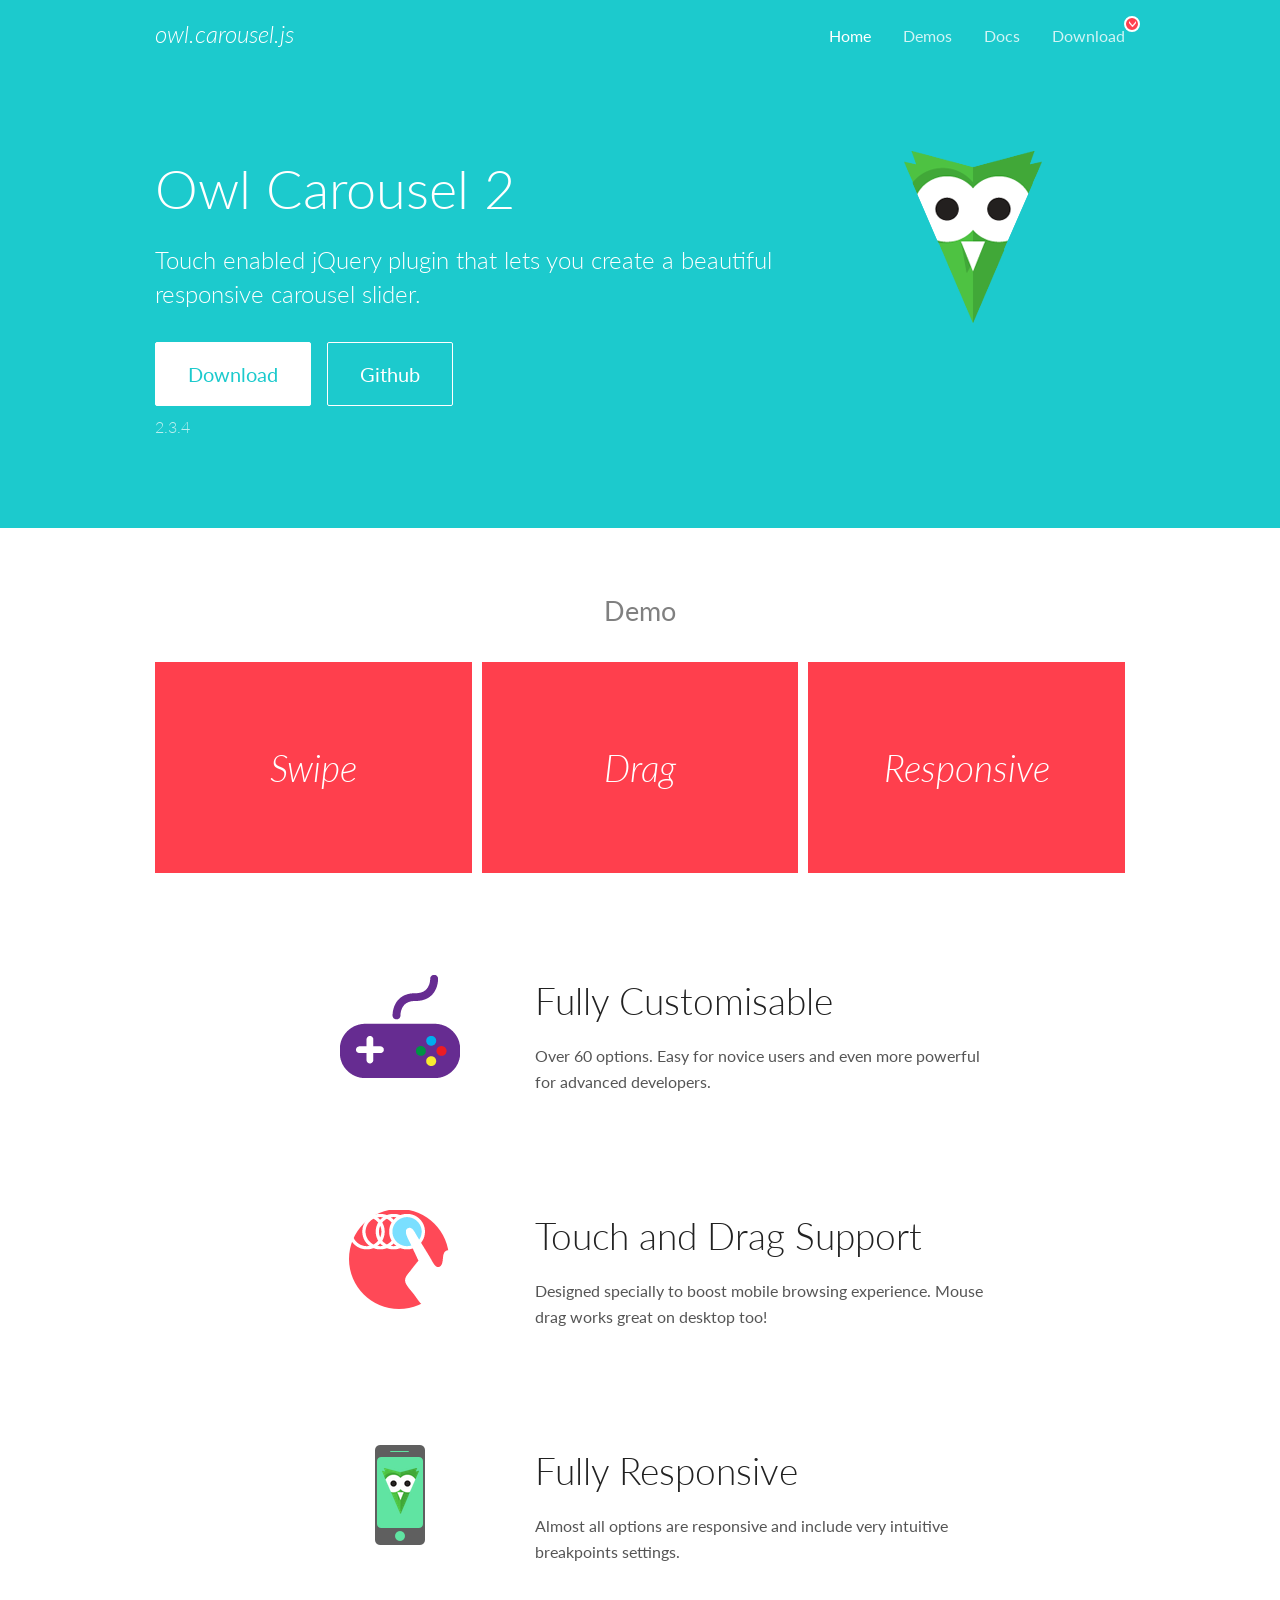
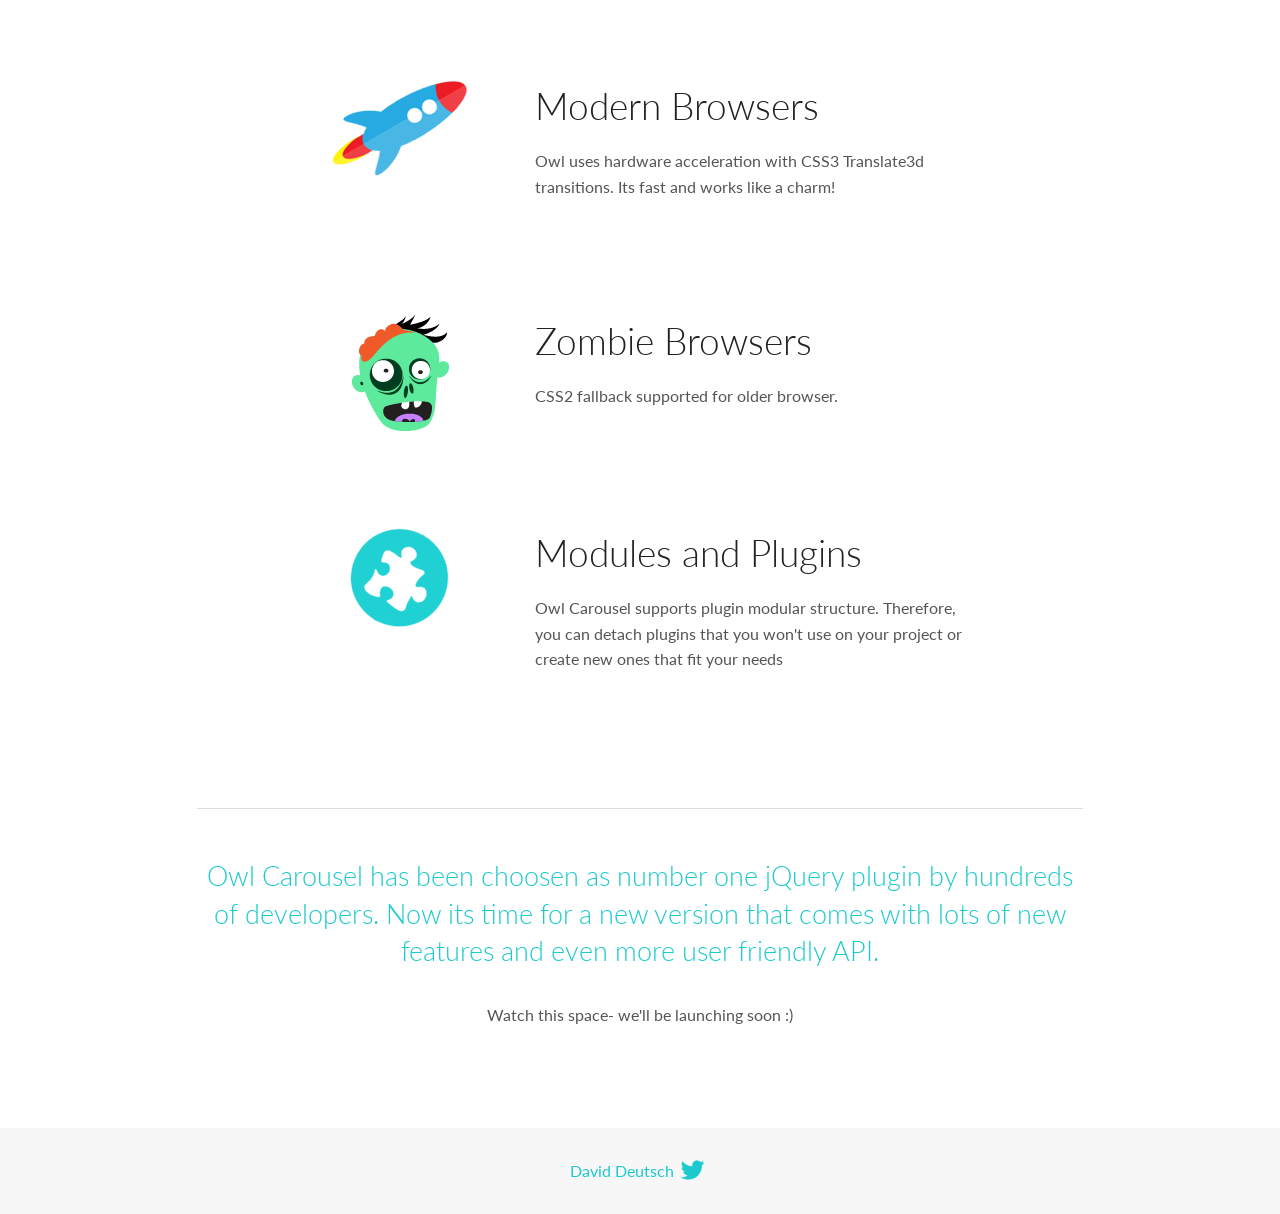
<file: OwlCarousel2-develop/docs/index.html>
<!DOCTYPE html>
<html lang="en">
  <head>

    <!-- head -->
    <meta charset="utf-8">
    <meta name="msapplication-tap-highlight" content="no" />
    <meta name="viewport" content="width=device-width, initial-scale=1.0" />
    <meta name="description" content="Touch enabled jQuery plugin that lets you create beautiful responsive carousel slider.">
    <meta name="author" content="David Deutsch">
    <title>
      Home | Owl Carousel | 2.3.4
    </title>

    <!-- Stylesheets -->
    <link href='https://fonts.googleapis.com/css?family=Lato:300,400,700,400italic,300italic' rel='stylesheet' type='text/css'>
    <link rel="stylesheet" href="assets/css/docs.theme.min.css">

    <!-- Owl Stylesheets -->
    <link rel="stylesheet" href="assets/owlcarousel/assets/owl.carousel.min.css">
    <link rel="stylesheet" href="assets/owlcarousel/assets/owl.theme.default.min.css">

    <!-- HTML5 shim and Respond.js IE8 support of HTML5 elements and media queries -->

    <!--[if lt IE 9]>
      <script src="https://oss.maxcdn.com/libs/html5shiv/3.7.0/html5shiv.js"></script>
      <script src="https://oss.maxcdn.com/libs/respond.js/1.3.0/respond.min.js"></script>
    <![endif]-->

    <!-- Favicons -->
    <link rel="apple-touch-icon-precomposed" sizes="144x144" href="assets/ico/apple-touch-icon-144-precomposed.png">
    <link rel="shortcut icon" href="assets/ico/favicon.png">
    <link rel="shortcut icon" href="favicon.ico">

    <!-- Yeah i know js should not be in header. Its required for demos.-->

    <!-- javascript -->
    <script src="assets/vendors/jquery.min.js"></script>
    <script src="assets/owlcarousel/owl.carousel.js"></script>
  </head>
  <body>

    <!-- header -->
    <header class="header">
      <div class="row">
        <div class="large-12 columns">
          <div class="brand left">
            <h3>
              <a href="/OwlCarousel2/">owl.carousel.js</a> 
            </h3>
          </div>
          <a id="toggle-nav" class="right">
            <span></span> <span></span> <span></span> 
          </a> 
          <div class="nav-bar">
            <ul class="clearfix">
              <li class="active">
                <a href="/OwlCarousel2/index.html">Home</a> 
              </li>
              <li> <a href="/OwlCarousel2/demos/demos.html">Demos</a>  </li>
              <li> <a href="/OwlCarousel2/docs/started-welcome.html">Docs</a>  </li>
              <li>
                <a href="https://github.com/OwlCarousel2/OwlCarousel2/archive/2.3.4.zip">Download</a> 
                <span class="download"></span> 
              </li>
            </ul>
          </div>
        </div>
      </div>
    </header>

    <!-- home panel -->
    <section id="hero">
      <div class="row">
        <div class="large-8 medium-8 columns">
          <h1>Owl Carousel 2</h1>
          <h4>Touch enabled jQuery plugin that lets you create a beautiful responsive carousel slider.</h4>
          <a href="https://github.com/OwlCarousel2/OwlCarousel2/archive/2.3.4.zip" class="hero-button">Download</a> 
          <a href="https://github.com/OwlCarousel2/OwlCarousel2" class="hero-button outline">Github</a> 
          <p>2.3.4</p>
        </div>
        <div class="large-4 medium-4 columns">
          <img class="owl-logo" src="assets/img/owl-logo.png" alt="mr. Owl">
        </div>
      </div>
    </section>

    <!-- body -->
    <div class="home-demo">
      <div class="row">
        <div class="large-12 columns">
          <h3>Demo</h3>
          <div class="owl-carousel">
            <div class="item">
              <h2>Swipe</h2>
            </div>
            <div class="item">
              <h2>Drag</h2>
            </div>
            <div class="item">
              <h2>Responsive</h2>
            </div>
            <div class="item">
              <h2>CSS3</h2>
            </div>
            <div class="item">
              <h2>Fast</h2>
            </div>
            <div class="item">
              <h2>Easy</h2>
            </div>
            <div class="item">
              <h2>Free</h2>
            </div>
            <div class="item">
              <h2>Upgradable</h2>
            </div>
            <div class="item">
              <h2>Tons of options</h2>
            </div>
            <div class="item">
              <h2>Infinity</h2>
            </div>
            <div class="item">
              <h2>Auto Width</h2>
            </div>
          </div>
        </div>
      </div>
    </div>
    <script>
      var owl = $('.owl-carousel');
      owl.owlCarousel({
        margin: 10,
        loop: true,
        responsive: {
          0: {
            items: 1
          },
          600: {
            items: 2
          },
          1000: {
            items: 3
          }
        }
      })
    </script>

    <!-- features -->
    <div id="features">
      <div class="row">
        <div class="small-12 medium-9 small-centered columns">
          <section class="row feature">
            <div class="medium-4 small-12 columns">
              <img src="assets/img/feature-options.png" alt="">
            </div>
            <div class="medium-8 small-12 columns">
              <h2>Fully Customisable</h2>
              <p>Over 60 options. Easy for novice users and even more powerful for advanced developers.</p>
            </div>
          </section>
          <section class="row feature">
            <div class="medium-4 small-12 columns">
              <img src="assets/img/feature-drag.png" alt="">
            </div>
            <div class="medium-8 small-12 columns">
              <h2>Touch and Drag Support</h2>
              <p>Designed specially to boost mobile browsing experience. Mouse drag works great on desktop too!</p>
            </div>
          </section>
          <section class="row feature">
            <div class="medium-4 small-12 columns">
              <img src="assets/img/feature-responsive.png" alt="">
            </div>
            <div class="medium-8 small-12 columns">
              <h2>Fully Responsive</h2>
              <p>Almost all options are responsive and include very intuitive breakpoints settings.</p>
            </div>
          </section>
          <section class="row feature">
            <div class="medium-4 small-12 columns">
              <img src="assets/img/feature-modern.png" alt="">
            </div>
            <div class="medium-8 small-12 columns">
              <h2>Modern Browsers</h2>
              <p>Owl uses hardware acceleration with CSS3 Translate3d transitions. Its fast and works like a charm! </p>
            </div>
          </section>
          <section class="row feature">
            <div class="medium-4 small-12 columns">
              <img src="assets/img/feature-zombie.png" alt="">
            </div>
            <div class="medium-8 small-12 columns">
              <h2>Zombie Browsers</h2>
              <p>CSS2 fallback supported for older browser.</p>
            </div>
          </section>
          <section class="row feature">
            <div class="medium-4 small-12 columns">
              <img src="assets/img/feature-module.png" alt="">
            </div>
            <div class="medium-8 small-12 columns">
              <h2>Modules and Plugins</h2>
              <p>Owl Carousel supports plugin modular structure. Therefore, you can detach plugins that you won&#x27;t use on your project or create new ones that fit your needs</p>
            </div>
          </section>
        </div>
      </div>
    </div>

    <!-- footer -->
    <section id="teaser-text">
      <div class="row">
        <div class="small-12 medium-11 small-centered columns">
          <hr>
          <h3 id="owl-carousel-has-been-choosen-as-number-one-jquery-plugin-by-hundreds-of-developers-now-its-time-for-a-new-version-that-comes-with-lots-of-new-features-and-even-more-user-friendly-api-">Owl Carousel has been choosen as number one jQuery plugin by hundreds of developers. Now its time for a new version that comes with lots of new features and even more user friendly API.</h3>
          <p>Watch this space- we&#39;ll be launching soon :)</p>
        </div>
      </div>
    </section>

    <!-- footer -->
    <footer class="footer">
      <div class="row">
        <div class="large-12 columns">
          <h5>
            <a href="/OwlCarousel2/docs/support-contact.html">David Deutsch</a> 
            <a id="custom-tweet-button" href="https://twitter.com/share?url=https://github.com/OwlCarousel2/OwlCarousel2&text=Owl Carousel - This is so awesome! " target="_blank"></a> 
          </h5>
        </div>
      </div>
    </footer>

    <!-- vendors -->
    <script src="assets/vendors/highlight.js"></script>
    <script src="assets/js/app.js"></script>
  </body>
</html>
</file>
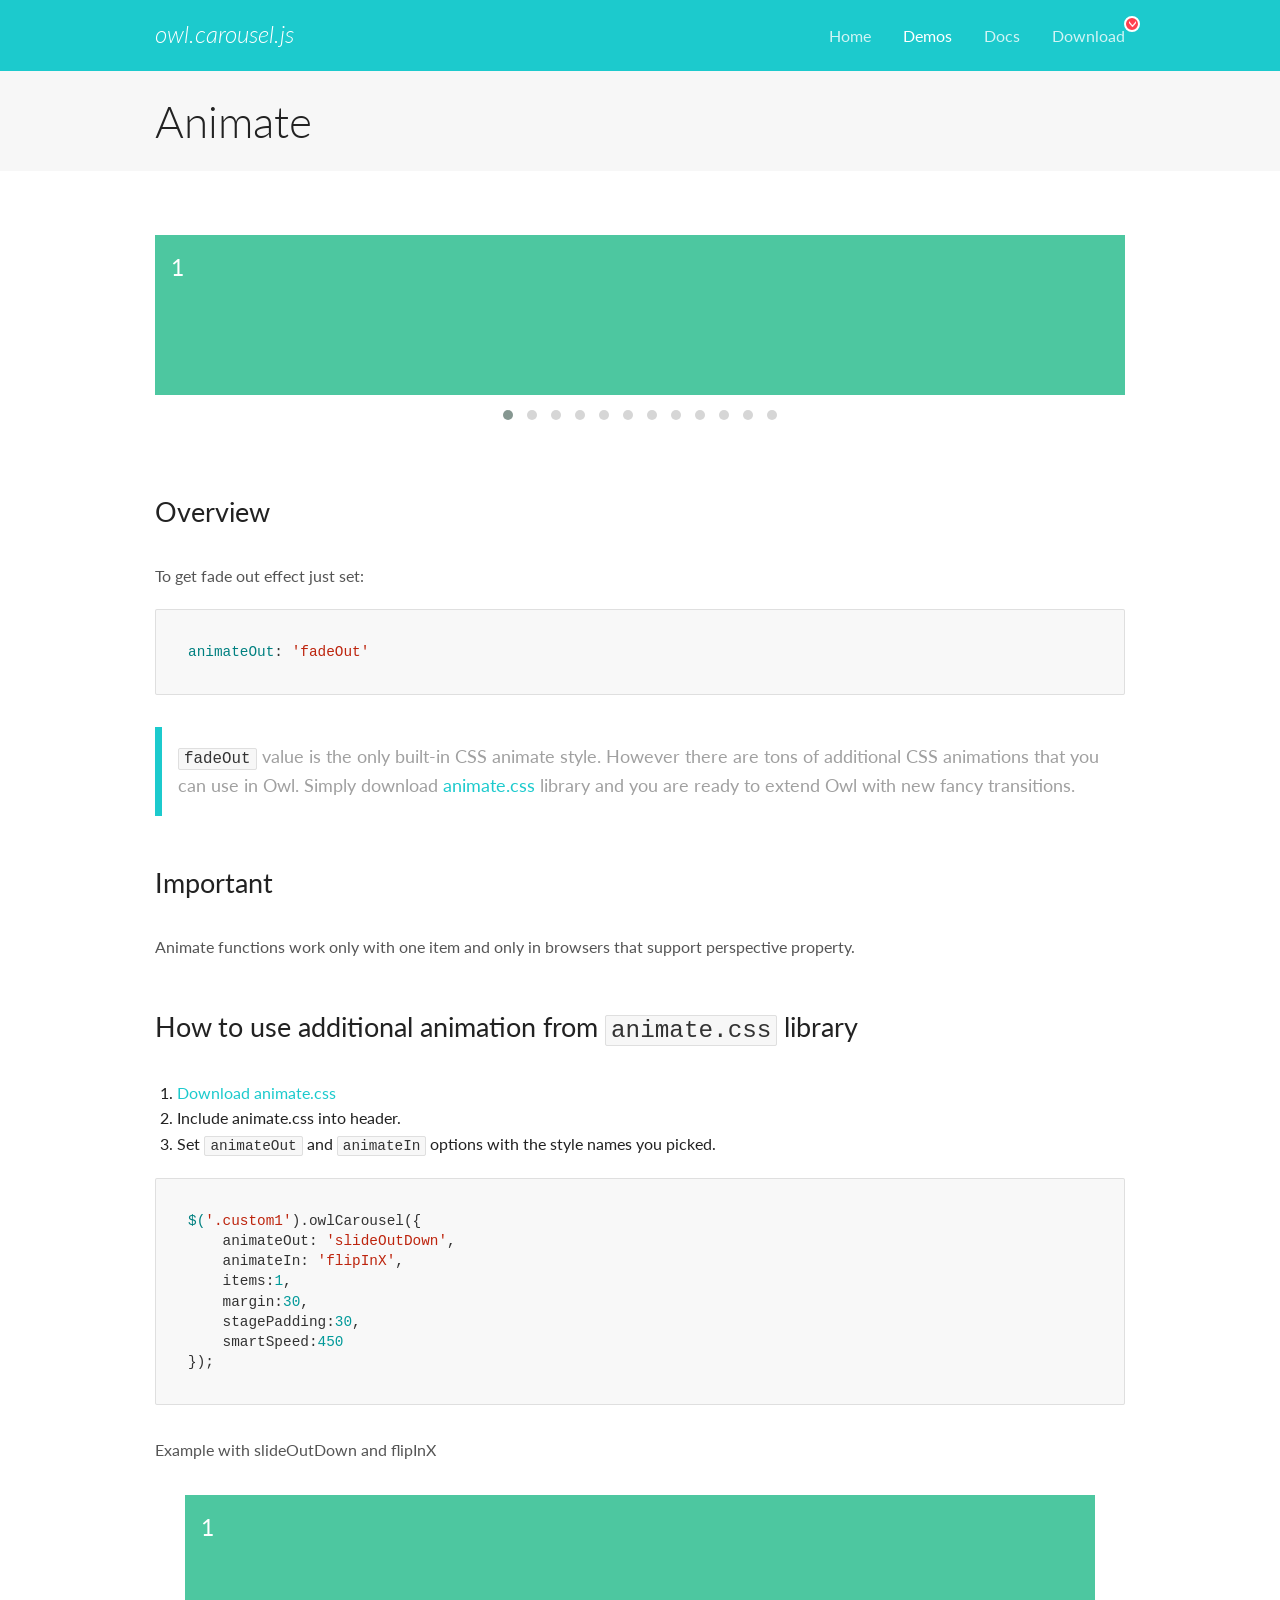
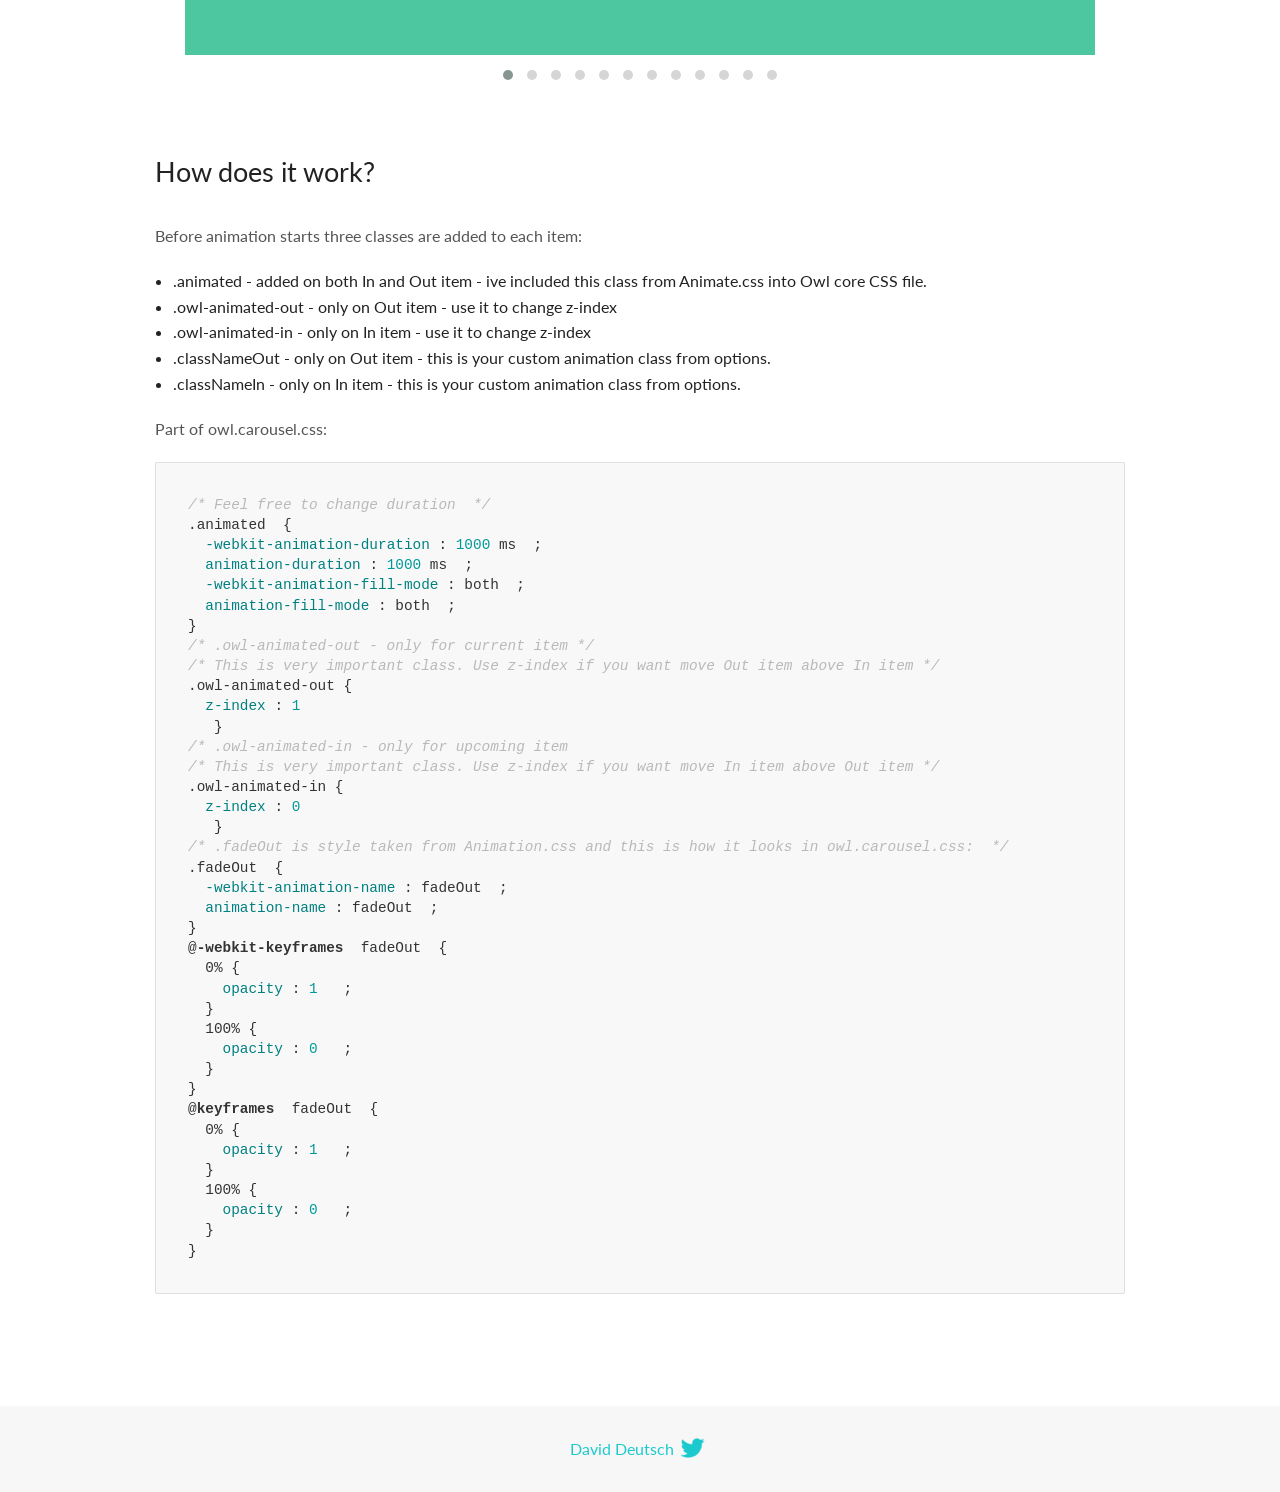
<file: OwlCarousel2-develop/docs/demos/animate.html>
<!DOCTYPE html>
<html lang="en">
  <head>

    <!-- head -->
    <meta charset="utf-8">
    <meta name="msapplication-tap-highlight" content="no" />
    <meta name="viewport" content="width=device-width, initial-scale=1.0" />
    <meta name="description" content="Animate carousel">
    <meta name="author" content="David Deutsch">
    <title>
      Animate Demo | Owl Carousel | 2.3.4
    </title>

    <!-- Stylesheets -->
    <link href='https://fonts.googleapis.com/css?family=Lato:300,400,700,400italic,300italic' rel='stylesheet' type='text/css'>
    <link rel="stylesheet" href="../assets/css/docs.theme.min.css">

    <!-- Owl Stylesheets -->
    <link rel="stylesheet" href="../assets/owlcarousel/assets/owl.carousel.min.css">
    <link rel="stylesheet" href="../assets/owlcarousel/assets/owl.theme.default.min.css">

    <!-- HTML5 shim and Respond.js IE8 support of HTML5 elements and media queries -->

    <!--[if lt IE 9]>
      <script src="https://oss.maxcdn.com/libs/html5shiv/3.7.0/html5shiv.js"></script>
      <script src="https://oss.maxcdn.com/libs/respond.js/1.3.0/respond.min.js"></script>
    <![endif]-->

    <!-- Favicons -->
    <link rel="apple-touch-icon-precomposed" sizes="144x144" href="../assets/ico/apple-touch-icon-144-precomposed.png">
    <link rel="shortcut icon" href="../assets/ico/favicon.png">
    <link rel="shortcut icon" href="favicon.ico">

    <!-- Yeah i know js should not be in header. Its required for demos.-->

    <!-- javascript -->
    <script src="../assets/vendors/jquery.min.js"></script>
    <script src="../assets/owlcarousel/owl.carousel.js"></script>
  </head>
  <body>

    <!-- header -->
    <header class="header">
      <div class="row">
        <div class="large-12 columns">
          <div class="brand left">
            <h3>
              <a href="/OwlCarousel2/">owl.carousel.js</a> 
            </h3>
          </div>
          <a id="toggle-nav" class="right">
            <span></span> <span></span> <span></span> 
          </a> 
          <div class="nav-bar">
            <ul class="clearfix">
              <li> <a href="/OwlCarousel2/index.html">Home</a>  </li>
              <li class="active">
                <a href="/OwlCarousel2/demos/demos.html">Demos</a> 
              </li>
              <li> <a href="/OwlCarousel2/docs/started-welcome.html">Docs</a>  </li>
              <li>
                <a href="https://github.com/OwlCarousel2/OwlCarousel2/archive/2.3.4.zip">Download</a> 
                <span class="download"></span> 
              </li>
            </ul>
          </div>
        </div>
      </div>
    </header>

    <!-- title -->
    <section class="title">
      <div class="row">
        <div class="large-12 columns">
          <h1>Animate</h1>
        </div>
      </div>
    </section>

    <!--  Demos -->
    <section id="demos">
      <div class="row">
        <div class="large-12 columns">
          <div class="fadeOut owl-carousel owl-theme">
            <div class="item">
              <h4>1</h4>
            </div>
            <div class="item">
              <h4>2</h4>
            </div>
            <div class="item">
              <h4>3</h4>
            </div>
            <div class="item">
              <h4>4</h4>
            </div>
            <div class="item">
              <h4>5</h4>
            </div>
            <div class="item">
              <h4>6</h4>
            </div>
            <div class="item">
              <h4>7</h4>
            </div>
            <div class="item">
              <h4>8</h4>
            </div>
            <div class="item">
              <h4>9</h4>
            </div>
            <div class="item">
              <h4>10</h4>
            </div>
            <div class="item">
              <h4>11</h4>
            </div>
            <div class="item">
              <h4>12</h4>
            </div>
          </div>
          <h3 id="overview">Overview</h3>
          <p>To get fade out effect just set:</p>
          <pre><code>animateOut: &#39;fadeOut&#39;</code></pre>
          <blockquote>
            <p><code>fadeOut</code> value is the only built-in CSS animate style. However there are tons of additional CSS animations that you can use in Owl. Simply download
              <a href="https://daneden.github.io/animate.css/">animate.css</a>  library and you are ready to extend Owl with new fancy transitions.</p>
          </blockquote>
          <h3 id="important">Important</h3>
          <p>Animate functions work only with one item and only in browsers that support perspective property.</p>
          <h3 id="how-to-use-additional-animation-from-animate-css-library">How to use additional animation from <code>animate.css</code> library</h3>
          <ol>
            <li> <a href="https://daneden.github.io/animate.css/">Download animate.css</a>  </li>
            <li>Include animate.css into header.</li>
            <li>Set <code>animateOut</code> and <code>animateIn</code> options with the style names you picked.</li>
          </ol>
          <pre><code>$(&#39;.custom1&#39;).owlCarousel({
    animateOut: &#39;slideOutDown&#39;,
    animateIn: &#39;flipInX&#39;,
    items:1,
    margin:30,
    stagePadding:30,
    smartSpeed:450
});</code></pre>
          <p>Example with slideOutDown and flipInX</p>
          <div class="custom1 owl-carousel owl-theme">
            <div class="item">
              <h4>1</h4>
            </div>
            <div class="item">
              <h4>2</h4>
            </div>
            <div class="item">
              <h4>3</h4>
            </div>
            <div class="item">
              <h4>4</h4>
            </div>
            <div class="item">
              <h4>5</h4>
            </div>
            <div class="item">
              <h4>6</h4>
            </div>
            <div class="item">
              <h4>7</h4>
            </div>
            <div class="item">
              <h4>8</h4>
            </div>
            <div class="item">
              <h4>9</h4>
            </div>
            <div class="item">
              <h4>10</h4>
            </div>
            <div class="item">
              <h4>11</h4>
            </div>
            <div class="item">
              <h4>12</h4>
            </div>
          </div>
          <h3 id="how-does-it-work-">How does it work?</h3>
          <p>Before animation starts three classes are added to each item:</p>
          <ul>
            <li>.animated - added on both In and Out item - ive included this class from Animate.css into Owl core CSS file.</li>
            <li>.owl-animated-out - only on Out item - use it to change z-index</li>
            <li>.owl-animated-in - only on In item - use it to change z-index</li>
            <li>.classNameOut - only on Out item - this is your custom animation class from options.</li>
            <li>.classNameIn - only on In item - this is your custom animation class from options.</li>
          </ul>
          <p>Part of owl.carousel.css:</p>
          <pre><code class="language-css"><span class="comment">/* Feel free to change duration  */</span> 
<span class="class">.animated</span>  <span class="rules">{
  <span class="rule"><span class="attribute">-webkit-animation-duration</span> :<span class="value"> <span class="number">1000</span> ms</span> </span> ;
  <span class="rule"><span class="attribute">animation-duration</span> :<span class="value"> <span class="number">1000</span> ms</span> </span> ;
  <span class="rule"><span class="attribute">-webkit-animation-fill-mode</span> :<span class="value"> both</span> </span> ;
  <span class="rule"><span class="attribute">animation-fill-mode</span> :<span class="value"> both</span> </span> ;
<span class="rule">}</span> </span> 
<span class="comment">/* .owl-animated-out - only for current item */</span> 
<span class="comment">/* This is very important class. Use z-index if you want move Out item above In item */</span> 
<span class="class">.owl-animated-out</span> <span class="rules">{
  <span class="rule"><span class="attribute">z-index</span> :<span class="value"> <span class="number">1</span> 
</span> </span> </span> }
<span class="comment">/* .owl-animated-in - only for upcoming item
/* This is very important class. Use z-index if you want move In item above Out item */</span> 
<span class="class">.owl-animated-in</span> <span class="rules">{
  <span class="rule"><span class="attribute">z-index</span> :<span class="value"> <span class="number">0</span> 
</span> </span> </span> }
<span class="comment">/* .fadeOut is style taken from Animation.css and this is how it looks in owl.carousel.css:  */</span> 
<span class="class">.fadeOut</span>  <span class="rules">{
  <span class="rule"><span class="attribute">-webkit-animation-name</span> :<span class="value"> fadeOut</span> </span> ;
  <span class="rule"><span class="attribute">animation-name</span> :<span class="value"> fadeOut</span> </span> ;
<span class="rule">}</span> </span> 
<span class="at_rule">@<span class="keyword">-webkit-keyframes</span>  fadeOut </span> {
  0% <span class="rules">{
    <span class="rule"><span class="attribute">opacity</span> :<span class="value"> <span class="number">1</span> </span> </span> ;
  <span class="rule">}</span> </span> 
  100% <span class="rules">{
    <span class="rule"><span class="attribute">opacity</span> :<span class="value"> <span class="number">0</span> </span> </span> ;
  <span class="rule">}</span> </span> 
}
<span class="at_rule">@<span class="keyword">keyframes</span>  fadeOut </span> {
  0% <span class="rules">{
    <span class="rule"><span class="attribute">opacity</span> :<span class="value"> <span class="number">1</span> </span> </span> ;
  <span class="rule">}</span> </span> 
  100% <span class="rules">{
    <span class="rule"><span class="attribute">opacity</span> :<span class="value"> <span class="number">0</span> </span> </span> ;
  <span class="rule">}</span> </span> 
}</code></pre>
          <link rel="stylesheet" href="../assets/css/animate.css">
          <script>
            jQuery(document).ready(function($) {
              $('.fadeOut').owlCarousel({
                items: 1,
                animateOut: 'fadeOut',
                loop: true,
                margin: 10,
              });
              $('.custom1').owlCarousel({
                animateOut: 'slideOutDown',
                animateIn: 'flipInX',
                items: 1,
                margin: 30,
                stagePadding: 30,
                smartSpeed: 450
              });
            });
          </script>
        </div>
      </div>
    </section>

    <!-- footer -->
    <footer class="footer">
      <div class="row">
        <div class="large-12 columns">
          <h5>
            <a href="/OwlCarousel2/docs/support-contact.html">David Deutsch</a> 
            <a id="custom-tweet-button" href="https://twitter.com/share?url=https://github.com/OwlCarousel2/OwlCarousel2&text=Owl Carousel - This is so awesome! " target="_blank"></a> 
          </h5>
        </div>
      </div>
    </footer>

    <!-- vendors -->
    <script src="../assets/vendors/highlight.js"></script>
    <script src="../assets/js/app.js"></script>
  </body>
</html>
</file>
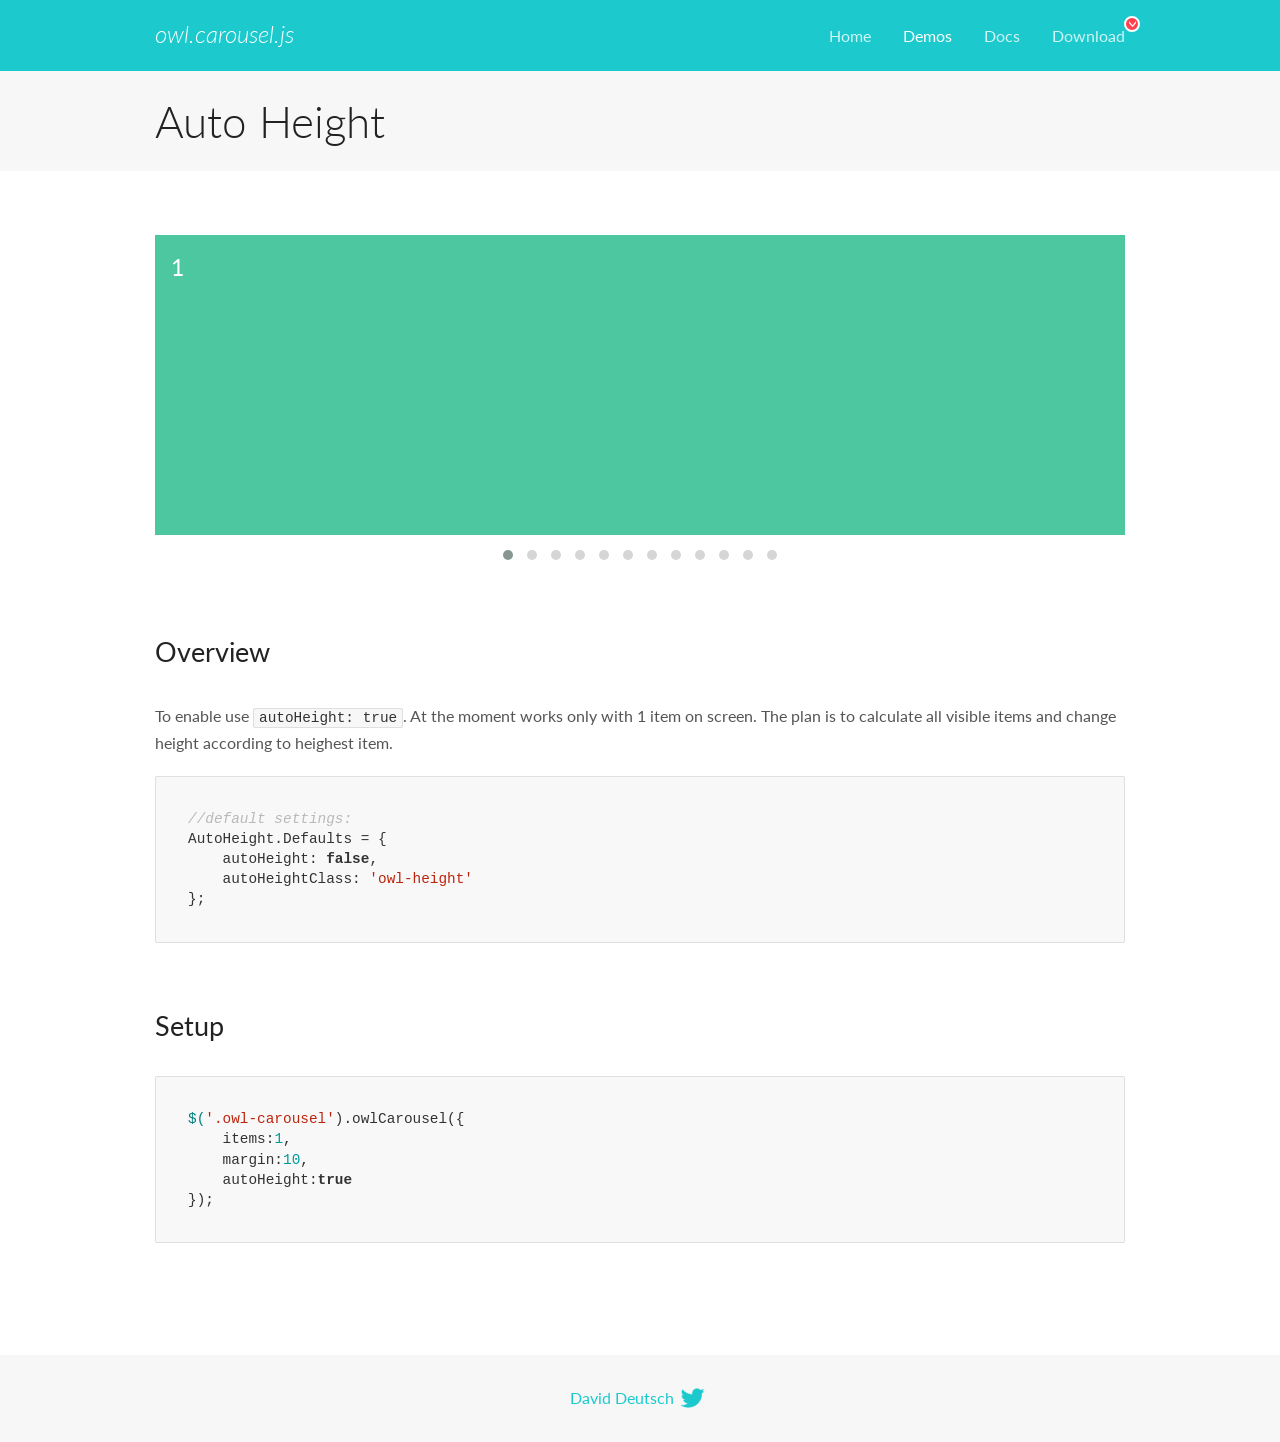
<file: OwlCarousel2-develop/docs/demos/autoheight.html>
<!DOCTYPE html>
<html lang="en">
  <head>

    <!-- head -->
    <meta charset="utf-8">
    <meta name="msapplication-tap-highlight" content="no" />
    <meta name="viewport" content="width=device-width, initial-scale=1.0" />
    <meta name="description" content="autoHeight usage demo">
    <meta name="author" content="David Deutsch">
    <title>
      Auto Height Demo | Owl Carousel | 2.3.4
    </title>

    <!-- Stylesheets -->
    <link href='https://fonts.googleapis.com/css?family=Lato:300,400,700,400italic,300italic' rel='stylesheet' type='text/css'>
    <link rel="stylesheet" href="../assets/css/docs.theme.min.css">

    <!-- Owl Stylesheets -->
    <link rel="stylesheet" href="../assets/owlcarousel/assets/owl.carousel.min.css">
    <link rel="stylesheet" href="../assets/owlcarousel/assets/owl.theme.default.min.css">

    <!-- HTML5 shim and Respond.js IE8 support of HTML5 elements and media queries -->

    <!--[if lt IE 9]>
      <script src="https://oss.maxcdn.com/libs/html5shiv/3.7.0/html5shiv.js"></script>
      <script src="https://oss.maxcdn.com/libs/respond.js/1.3.0/respond.min.js"></script>
    <![endif]-->

    <!-- Favicons -->
    <link rel="apple-touch-icon-precomposed" sizes="144x144" href="../assets/ico/apple-touch-icon-144-precomposed.png">
    <link rel="shortcut icon" href="../assets/ico/favicon.png">
    <link rel="shortcut icon" href="favicon.ico">

    <!-- Yeah i know js should not be in header. Its required for demos.-->

    <!-- javascript -->
    <script src="../assets/vendors/jquery.min.js"></script>
    <script src="../assets/owlcarousel/owl.carousel.js"></script>
  </head>
  <body>

    <!-- header -->
    <header class="header">
      <div class="row">
        <div class="large-12 columns">
          <div class="brand left">
            <h3>
              <a href="/OwlCarousel2/">owl.carousel.js</a> 
            </h3>
          </div>
          <a id="toggle-nav" class="right">
            <span></span> <span></span> <span></span> 
          </a> 
          <div class="nav-bar">
            <ul class="clearfix">
              <li> <a href="/OwlCarousel2/index.html">Home</a>  </li>
              <li class="active">
                <a href="/OwlCarousel2/demos/demos.html">Demos</a> 
              </li>
              <li> <a href="/OwlCarousel2/docs/started-welcome.html">Docs</a>  </li>
              <li>
                <a href="https://github.com/OwlCarousel2/OwlCarousel2/archive/2.3.4.zip">Download</a> 
                <span class="download"></span> 
              </li>
            </ul>
          </div>
        </div>
      </div>
    </header>

    <!-- title -->
    <section class="title">
      <div class="row">
        <div class="large-12 columns">
          <h1>Auto Height</h1>
        </div>
      </div>
    </section>

    <!--  Demos -->
    <section id="demos">
      <div class="row">
        <div class="large-12 columns">
          <div class="owl-carousel owl-theme">
            <div class="item" style="height:300px">
              <h4>1</h4>
            </div>
            <div class="item" style="height:100px">
              <h4>2</h4>
            </div>
            <div class="item" style="height:500px">
              <h4>3</h4>
            </div>
            <div class="item" style="height:250px">
              <h4>4</h4>
            </div>
            <div class="item" style="height:400px">
              <h4>5</h4>
            </div>
            <div class="item" style="height:500px">
              <h4>6</h4>
            </div>
            <div class="item" style="height:600px">
              <h4>7</h4>
            </div>
            <div class="item" style="height:400px">
              <h4>8</h4>
            </div>
            <div class="item" style="height:300px">
              <h4>9</h4>
            </div>
            <div class="item" style="height:350px">
              <h4>10</h4>
            </div>
            <div class="item" style="height:200px">
              <h4>11</h4>
            </div>
            <div class="item" style="height:150px">
              <h4>12</h4>
            </div>
          </div>
          <h3 id="overview">Overview</h3>
          <p>To enable use <code>autoHeight: true</code>. At the moment works only with 1 item on screen. The plan is to calculate all visible items and change height according to heighest item.</p>
          <pre><code>//default settings:
AutoHeight.Defaults = {
    autoHeight: false,
    autoHeightClass: &#39;owl-height&#39;
};</code></pre>
          <h3 id="setup">Setup</h3>
          <pre><code>$(&#39;.owl-carousel&#39;).owlCarousel({
    items:1,
    margin:10,
    autoHeight:true
});</code></pre>
          <script>
            $(document).ready(function() {
              $('.owl-carousel').owlCarousel({
                items: 1,
                margin: 10,
                autoHeight: true
              });
            })
          </script>
        </div>
      </div>
    </section>

    <!-- footer -->
    <footer class="footer">
      <div class="row">
        <div class="large-12 columns">
          <h5>
            <a href="/OwlCarousel2/docs/support-contact.html">David Deutsch</a> 
            <a id="custom-tweet-button" href="https://twitter.com/share?url=https://github.com/OwlCarousel2/OwlCarousel2&text=Owl Carousel - This is so awesome! " target="_blank"></a> 
          </h5>
        </div>
      </div>
    </footer>

    <!-- vendors -->
    <script src="../assets/vendors/highlight.js"></script>
    <script src="../assets/js/app.js"></script>
  </body>
</html>
</file>
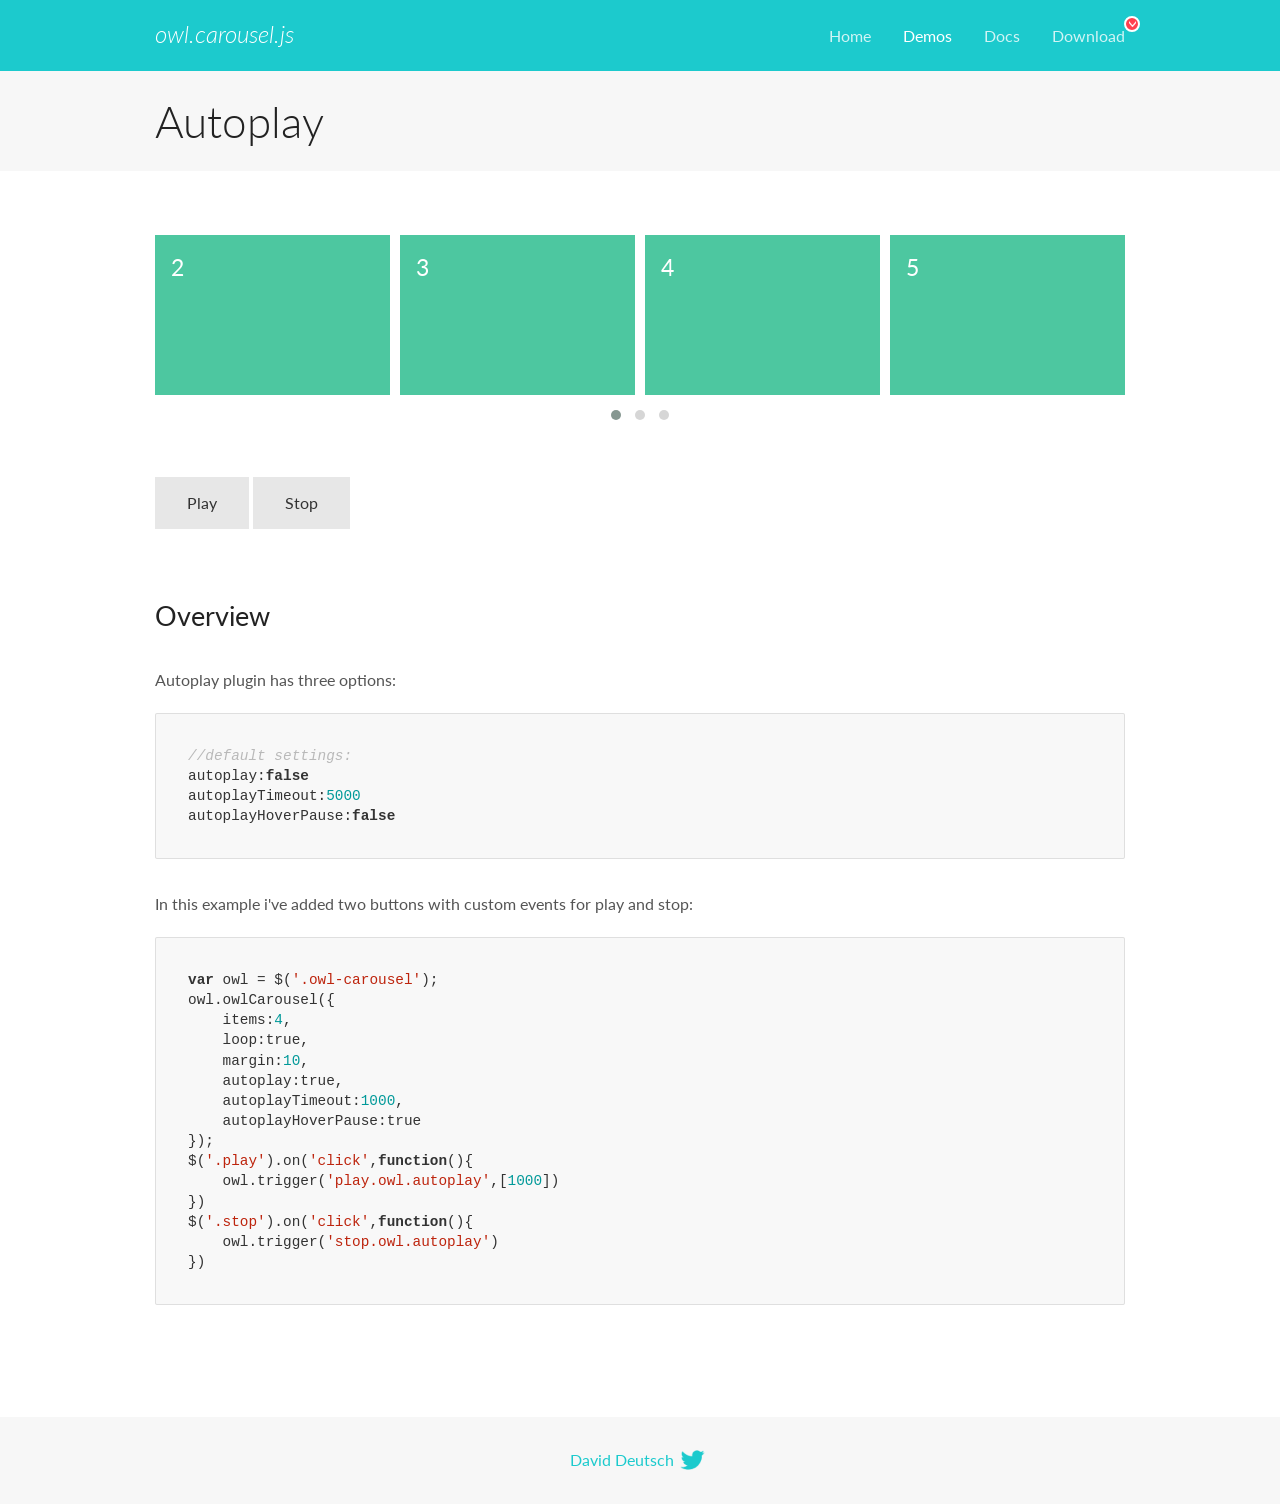
<file: OwlCarousel2-develop/docs/demos/autoplay.html>
<!DOCTYPE html>
<html lang="en">
  <head>

    <!-- head -->
    <meta charset="utf-8">
    <meta name="msapplication-tap-highlight" content="no" />
    <meta name="viewport" content="width=device-width, initial-scale=1.0" />
    <meta name="description" content="Autoplay usage demo">
    <meta name="author" content="David Deutsch">
    <title>
      Autoplay Demo | Owl Carousel | 2.3.4
    </title>

    <!-- Stylesheets -->
    <link href='https://fonts.googleapis.com/css?family=Lato:300,400,700,400italic,300italic' rel='stylesheet' type='text/css'>
    <link rel="stylesheet" href="../assets/css/docs.theme.min.css">

    <!-- Owl Stylesheets -->
    <link rel="stylesheet" href="../assets/owlcarousel/assets/owl.carousel.min.css">
    <link rel="stylesheet" href="../assets/owlcarousel/assets/owl.theme.default.min.css">

    <!-- HTML5 shim and Respond.js IE8 support of HTML5 elements and media queries -->

    <!--[if lt IE 9]>
      <script src="https://oss.maxcdn.com/libs/html5shiv/3.7.0/html5shiv.js"></script>
      <script src="https://oss.maxcdn.com/libs/respond.js/1.3.0/respond.min.js"></script>
    <![endif]-->

    <!-- Favicons -->
    <link rel="apple-touch-icon-precomposed" sizes="144x144" href="../assets/ico/apple-touch-icon-144-precomposed.png">
    <link rel="shortcut icon" href="../assets/ico/favicon.png">
    <link rel="shortcut icon" href="favicon.ico">

    <!-- Yeah i know js should not be in header. Its required for demos.-->

    <!-- javascript -->
    <script src="../assets/vendors/jquery.min.js"></script>
    <script src="../assets/owlcarousel/owl.carousel.js"></script>
  </head>
  <body>

    <!-- header -->
    <header class="header">
      <div class="row">
        <div class="large-12 columns">
          <div class="brand left">
            <h3>
              <a href="/OwlCarousel2/">owl.carousel.js</a> 
            </h3>
          </div>
          <a id="toggle-nav" class="right">
            <span></span> <span></span> <span></span> 
          </a> 
          <div class="nav-bar">
            <ul class="clearfix">
              <li> <a href="/OwlCarousel2/index.html">Home</a>  </li>
              <li class="active">
                <a href="/OwlCarousel2/demos/demos.html">Demos</a> 
              </li>
              <li> <a href="/OwlCarousel2/docs/started-welcome.html">Docs</a>  </li>
              <li>
                <a href="https://github.com/OwlCarousel2/OwlCarousel2/archive/2.3.4.zip">Download</a> 
                <span class="download"></span> 
              </li>
            </ul>
          </div>
        </div>
      </div>
    </header>

    <!-- title -->
    <section class="title">
      <div class="row">
        <div class="large-12 columns">
          <h1>Autoplay</h1>
        </div>
      </div>
    </section>

    <!--  Demos -->
    <section id="demos">
      <div class="row">
        <div class="large-12 columns">
          <div class="owl-carousel owl-theme">
            <div class="item">
              <h4>1</h4>
            </div>
            <div class="item">
              <h4>2</h4>
            </div>
            <div class="item">
              <h4>3</h4>
            </div>
            <div class="item">
              <h4>4</h4>
            </div>
            <div class="item">
              <h4>5</h4>
            </div>
            <div class="item">
              <h4>6</h4>
            </div>
            <div class="item">
              <h4>7</h4>
            </div>
            <div class="item">
              <h4>8</h4>
            </div>
            <div class="item">
              <h4>9</h4>
            </div>
            <div class="item">
              <h4>10</h4>
            </div>
            <div class="item">
              <h4>11</h4>
            </div>
            <div class="item">
              <h4>12</h4>
            </div>
          </div>
          <a class="button secondary play">Play</a> 
          <a class="button secondary stop">Stop</a> 
          <h3 id="overview">Overview</h3>
          <p>Autoplay plugin has three options:</p>
          <pre><code>//default settings:
autoplay:false
autoplayTimeout:5000
autoplayHoverPause:false</code></pre>
          <p>In this example i&#39;ve added two buttons with custom events for play and stop:</p>
          <pre><code>var owl = $(&#39;.owl-carousel&#39;);
owl.owlCarousel({
    items:4,
    loop:true,
    margin:10,
    autoplay:true,
    autoplayTimeout:1000,
    autoplayHoverPause:true
});
$(&#39;.play&#39;).on(&#39;click&#39;,function(){
    owl.trigger(&#39;play.owl.autoplay&#39;,[1000])
})
$(&#39;.stop&#39;).on(&#39;click&#39;,function(){
    owl.trigger(&#39;stop.owl.autoplay&#39;)
})</code></pre>
          <script>
            $(document).ready(function() {
              var owl = $('.owl-carousel');
              owl.owlCarousel({
                items: 4,
                loop: true,
                margin: 10,
                autoplay: true,
                autoplayTimeout: 1000,
                autoplayHoverPause: true
              });
              $('.play').on('click', function() {
                owl.trigger('play.owl.autoplay', [1000])
              })
              $('.stop').on('click', function() {
                owl.trigger('stop.owl.autoplay')
              })
            })
          </script>
        </div>
      </div>
    </section>

    <!-- footer -->
    <footer class="footer">
      <div class="row">
        <div class="large-12 columns">
          <h5>
            <a href="/OwlCarousel2/docs/support-contact.html">David Deutsch</a> 
            <a id="custom-tweet-button" href="https://twitter.com/share?url=https://github.com/OwlCarousel2/OwlCarousel2&text=Owl Carousel - This is so awesome! " target="_blank"></a> 
          </h5>
        </div>
      </div>
    </footer>

    <!-- vendors -->
    <script src="../assets/vendors/highlight.js"></script>
    <script src="../assets/js/app.js"></script>
  </body>
</html>
</file>
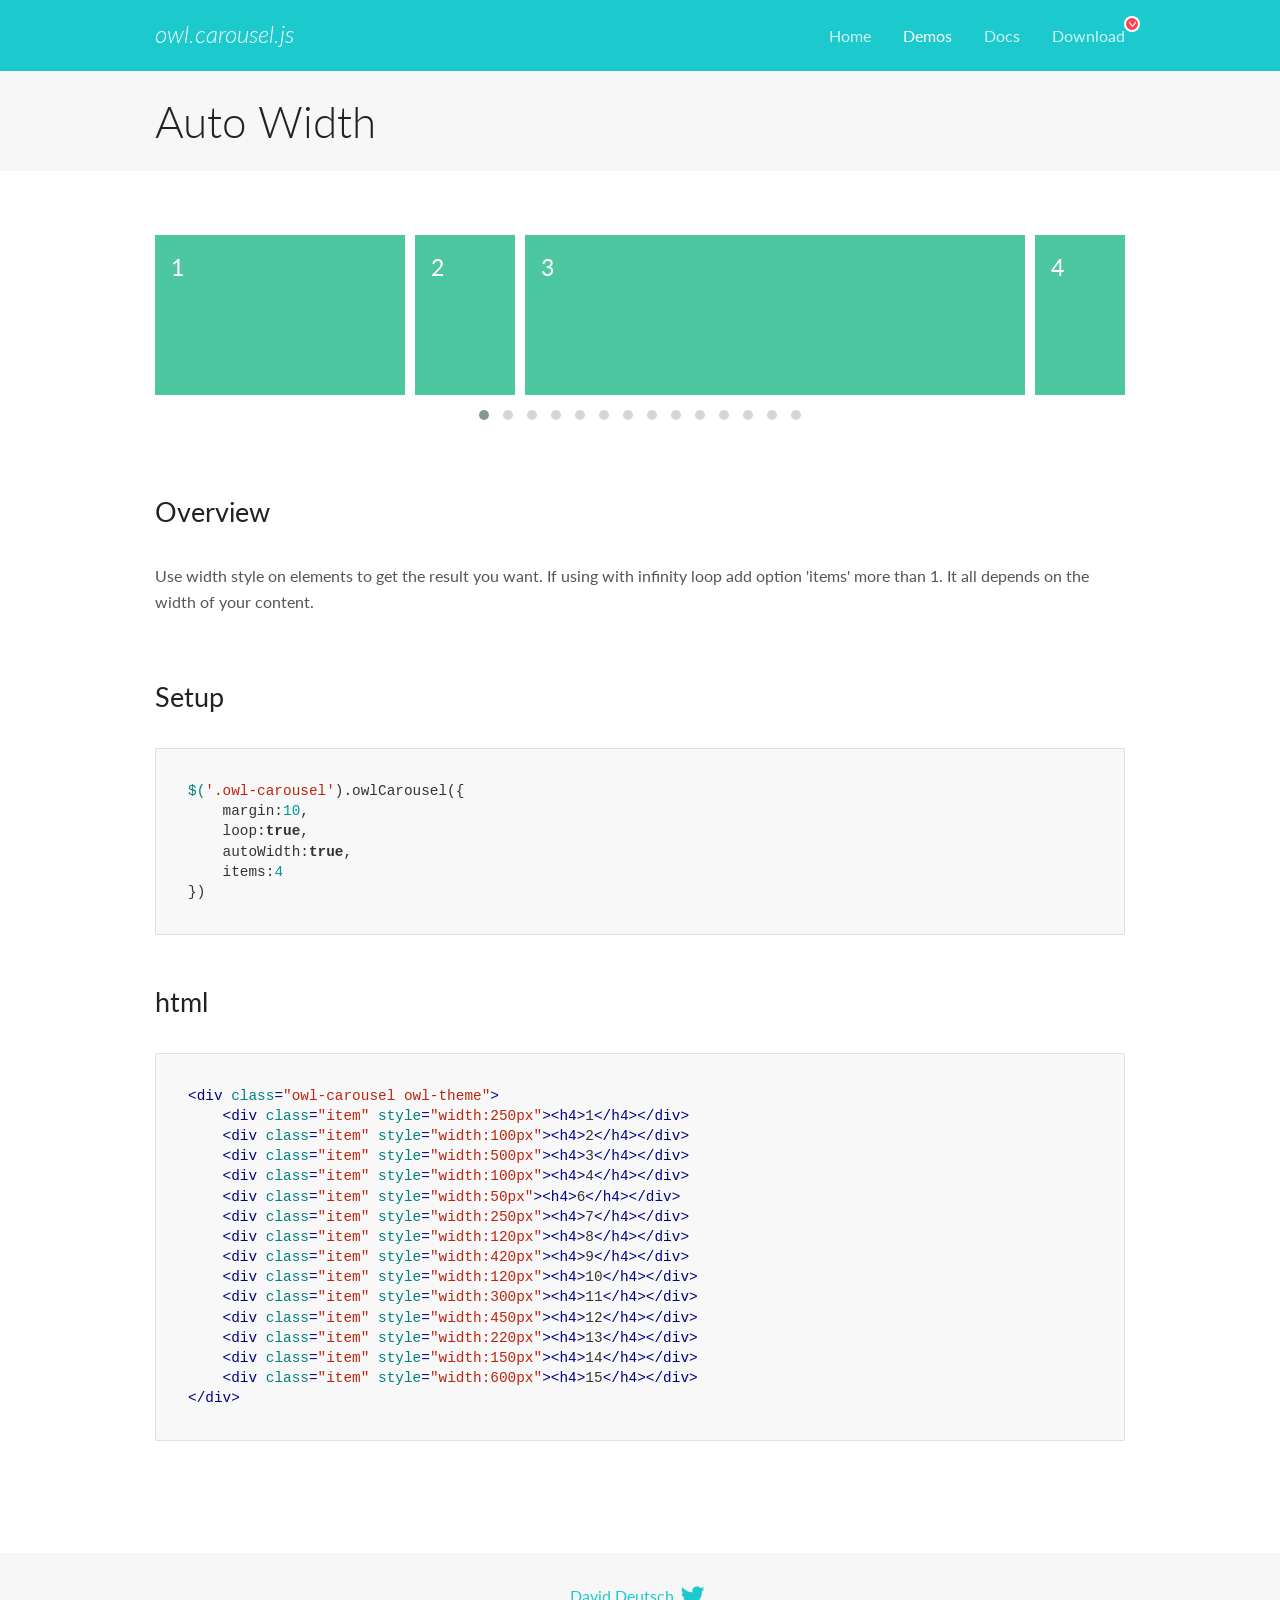
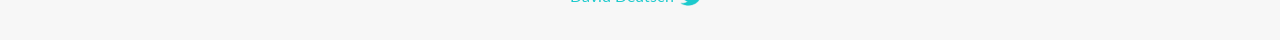
<file: OwlCarousel2-develop/docs/demos/autowidth.html>
<!DOCTYPE html>
<html lang="en">
  <head>

    <!-- head -->
    <meta charset="utf-8">
    <meta name="msapplication-tap-highlight" content="no" />
    <meta name="viewport" content="width=device-width, initial-scale=1.0" />
    <meta name="description" content="Auto Width">
    <meta name="author" content="David Deutsch">
    <title>
      Auto Width Demo | Owl Carousel | 2.3.4
    </title>

    <!-- Stylesheets -->
    <link href='https://fonts.googleapis.com/css?family=Lato:300,400,700,400italic,300italic' rel='stylesheet' type='text/css'>
    <link rel="stylesheet" href="../assets/css/docs.theme.min.css">

    <!-- Owl Stylesheets -->
    <link rel="stylesheet" href="../assets/owlcarousel/assets/owl.carousel.min.css">
    <link rel="stylesheet" href="../assets/owlcarousel/assets/owl.theme.default.min.css">

    <!-- HTML5 shim and Respond.js IE8 support of HTML5 elements and media queries -->

    <!--[if lt IE 9]>
      <script src="https://oss.maxcdn.com/libs/html5shiv/3.7.0/html5shiv.js"></script>
      <script src="https://oss.maxcdn.com/libs/respond.js/1.3.0/respond.min.js"></script>
    <![endif]-->

    <!-- Favicons -->
    <link rel="apple-touch-icon-precomposed" sizes="144x144" href="../assets/ico/apple-touch-icon-144-precomposed.png">
    <link rel="shortcut icon" href="../assets/ico/favicon.png">
    <link rel="shortcut icon" href="favicon.ico">

    <!-- Yeah i know js should not be in header. Its required for demos.-->

    <!-- javascript -->
    <script src="../assets/vendors/jquery.min.js"></script>
    <script src="../assets/owlcarousel/owl.carousel.js"></script>
  </head>
  <body>

    <!-- header -->
    <header class="header">
      <div class="row">
        <div class="large-12 columns">
          <div class="brand left">
            <h3>
              <a href="/OwlCarousel2/">owl.carousel.js</a> 
            </h3>
          </div>
          <a id="toggle-nav" class="right">
            <span></span> <span></span> <span></span> 
          </a> 
          <div class="nav-bar">
            <ul class="clearfix">
              <li> <a href="/OwlCarousel2/index.html">Home</a>  </li>
              <li class="active">
                <a href="/OwlCarousel2/demos/demos.html">Demos</a> 
              </li>
              <li> <a href="/OwlCarousel2/docs/started-welcome.html">Docs</a>  </li>
              <li>
                <a href="https://github.com/OwlCarousel2/OwlCarousel2/archive/2.3.4.zip">Download</a> 
                <span class="download"></span> 
              </li>
            </ul>
          </div>
        </div>
      </div>
    </header>

    <!-- title -->
    <section class="title">
      <div class="row">
        <div class="large-12 columns">
          <h1>Auto Width</h1>
        </div>
      </div>
    </section>

    <!--  Demos -->
    <section id="demos">
      <div class="row">
        <div class="large-12 columns">
          <div class="owl-carousel owl-theme">
            <div class="item" style="width:250px">
              <h4>1</h4>
            </div>
            <div class="item" style="width:100px">
              <h4>2</h4>
            </div>
            <div class="item" style="width:500px">
              <h4>3</h4>
            </div>
            <div class="item" style="width:100px">
              <h4>4</h4>
            </div>
            <div class="item" style="width:50px">
              <h4>6</h4>
            </div>
            <div class="item" style="width:250px">
              <h4>7</h4>
            </div>
            <div class="item" style="width:120px">
              <h4>8</h4>
            </div>
            <div class="item" style="width:420px">
              <h4>9</h4>
            </div>
            <div class="item" style="width:120px">
              <h4>10</h4>
            </div>
            <div class="item" style="width:300px">
              <h4>11</h4>
            </div>
            <div class="item" style="width:450px">
              <h4>12</h4>
            </div>
            <div class="item" style="width:220px">
              <h4>13</h4>
            </div>
            <div class="item" style="width:150px">
              <h4>14</h4>
            </div>
            <div class="item" style="width:600px">
              <h4>15</h4>
            </div>
          </div>
          <h3 id="overview">Overview</h3>
          <p>Use width style on elements to get the result you want. If using with infinity loop add option &#39;items&#39; more than 1. It all depends on the width of your content.</p>
          <h3 id="setup">Setup</h3>
          <pre><code>$(&#39;.owl-carousel&#39;).owlCarousel({
    margin:10,
    loop:true,
    autoWidth:true,
    items:4
})</code></pre>
          <h3 id="html">html</h3>
          <pre><code>&lt;div class=&quot;owl-carousel owl-theme&quot;&gt;
    &lt;div class=&quot;item&quot; style=&quot;width:250px&quot;&gt;&lt;h4&gt;1&lt;/h4&gt;&lt;/div&gt;
    &lt;div class=&quot;item&quot; style=&quot;width:100px&quot;&gt;&lt;h4&gt;2&lt;/h4&gt;&lt;/div&gt;
    &lt;div class=&quot;item&quot; style=&quot;width:500px&quot;&gt;&lt;h4&gt;3&lt;/h4&gt;&lt;/div&gt;
    &lt;div class=&quot;item&quot; style=&quot;width:100px&quot;&gt;&lt;h4&gt;4&lt;/h4&gt;&lt;/div&gt;
    &lt;div class=&quot;item&quot; style=&quot;width:50px&quot;&gt;&lt;h4&gt;6&lt;/h4&gt;&lt;/div&gt;
    &lt;div class=&quot;item&quot; style=&quot;width:250px&quot;&gt;&lt;h4&gt;7&lt;/h4&gt;&lt;/div&gt;
    &lt;div class=&quot;item&quot; style=&quot;width:120px&quot;&gt;&lt;h4&gt;8&lt;/h4&gt;&lt;/div&gt;
    &lt;div class=&quot;item&quot; style=&quot;width:420px&quot;&gt;&lt;h4&gt;9&lt;/h4&gt;&lt;/div&gt;
    &lt;div class=&quot;item&quot; style=&quot;width:120px&quot;&gt;&lt;h4&gt;10&lt;/h4&gt;&lt;/div&gt;
    &lt;div class=&quot;item&quot; style=&quot;width:300px&quot;&gt;&lt;h4&gt;11&lt;/h4&gt;&lt;/div&gt;
    &lt;div class=&quot;item&quot; style=&quot;width:450px&quot;&gt;&lt;h4&gt;12&lt;/h4&gt;&lt;/div&gt;
    &lt;div class=&quot;item&quot; style=&quot;width:220px&quot;&gt;&lt;h4&gt;13&lt;/h4&gt;&lt;/div&gt;
    &lt;div class=&quot;item&quot; style=&quot;width:150px&quot;&gt;&lt;h4&gt;14&lt;/h4&gt;&lt;/div&gt;
    &lt;div class=&quot;item&quot; style=&quot;width:600px&quot;&gt;&lt;h4&gt;15&lt;/h4&gt;&lt;/div&gt;
&lt;/div&gt;</code></pre>
          <script>
            $(document).ready(function() {
              $('.owl-carousel').owlCarousel({
                margin: 10,
                loop: true,
                autoWidth: true,
                items: 4
              })
            })
          </script>
        </div>
      </div>
    </section>

    <!-- footer -->
    <footer class="footer">
      <div class="row">
        <div class="large-12 columns">
          <h5>
            <a href="/OwlCarousel2/docs/support-contact.html">David Deutsch</a> 
            <a id="custom-tweet-button" href="https://twitter.com/share?url=https://github.com/OwlCarousel2/OwlCarousel2&text=Owl Carousel - This is so awesome! " target="_blank"></a> 
          </h5>
        </div>
      </div>
    </footer>

    <!-- vendors -->
    <script src="../assets/vendors/highlight.js"></script>
    <script src="../assets/js/app.js"></script>
  </body>
</html>
</file>
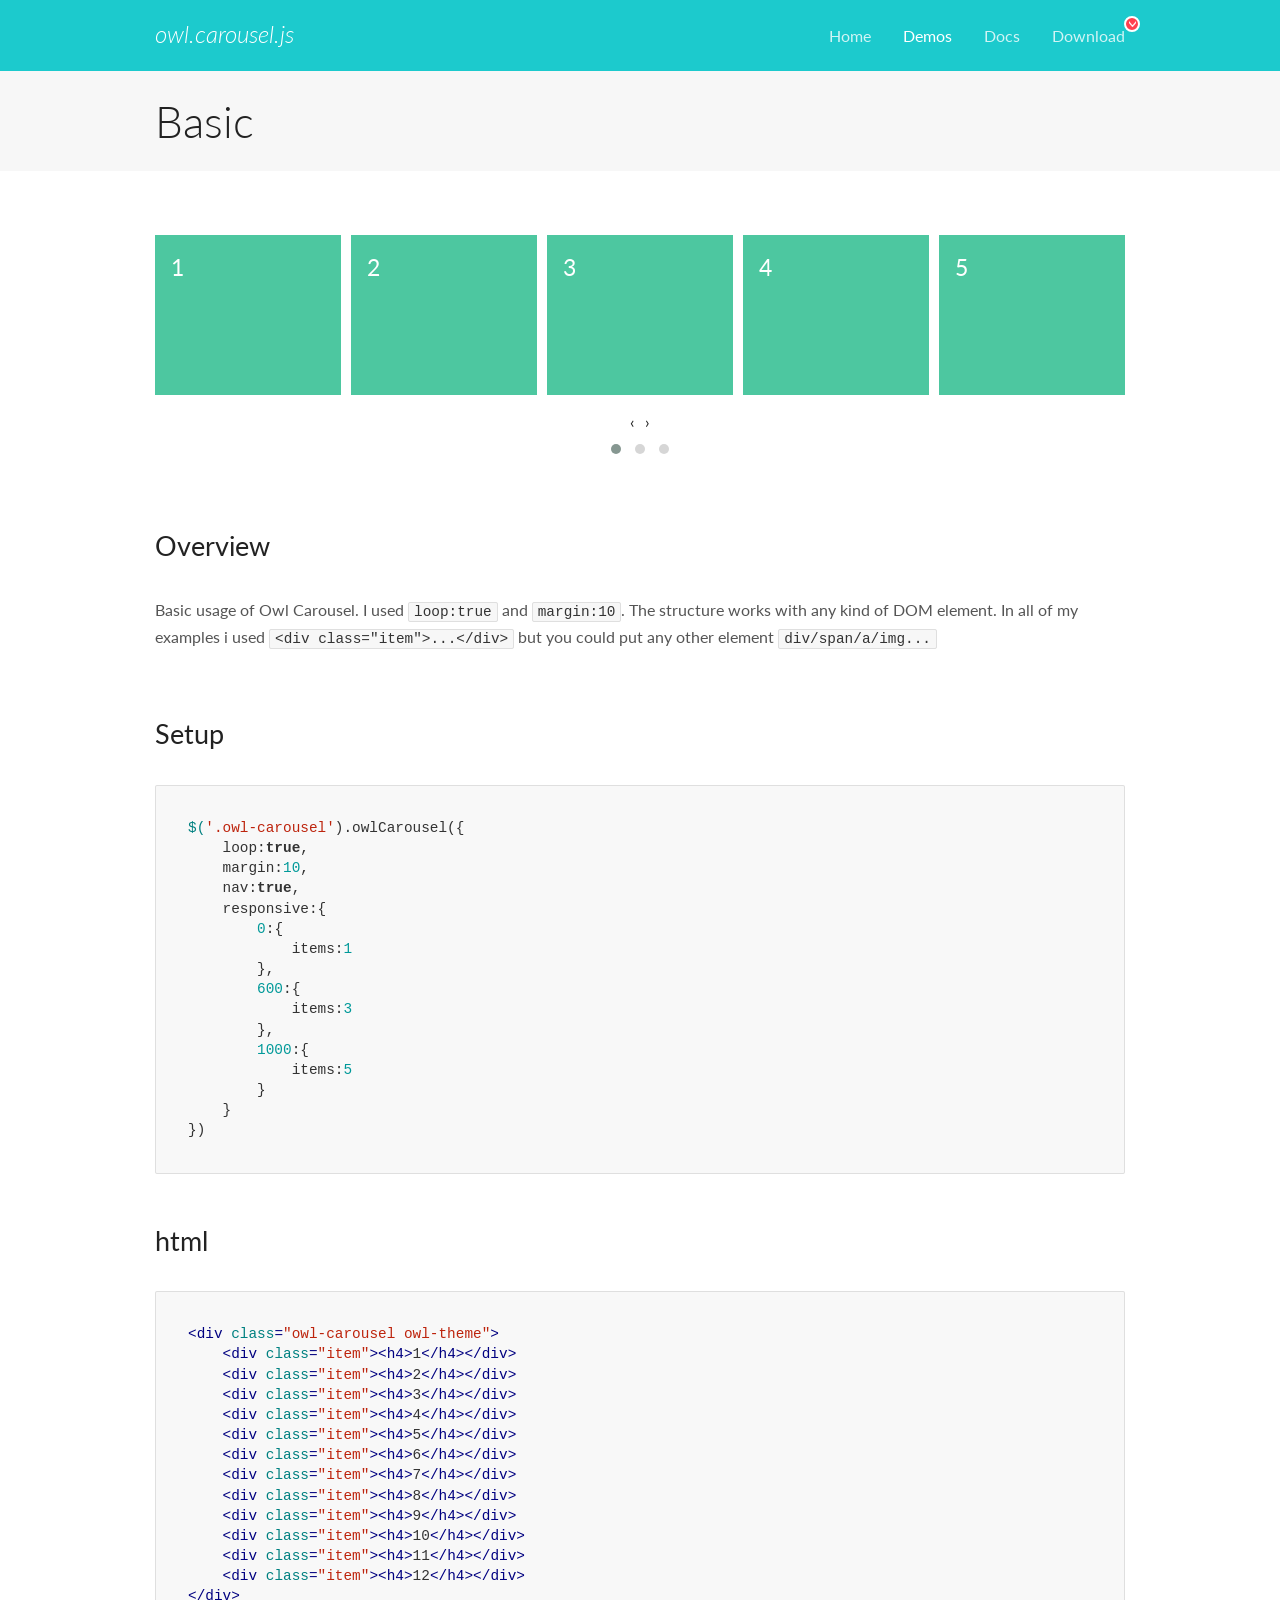
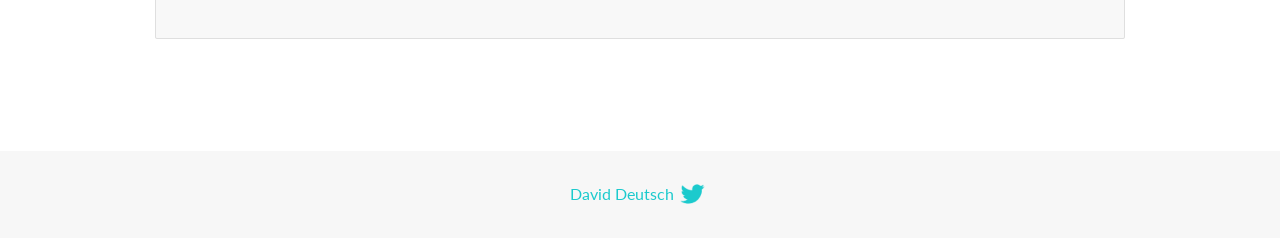
<file: OwlCarousel2-develop/docs/demos/basic.html>
<!DOCTYPE html>
<html lang="en">
  <head>

    <!-- head -->
    <meta charset="utf-8">
    <meta name="msapplication-tap-highlight" content="no" />
    <meta name="viewport" content="width=device-width, initial-scale=1.0" />
    <meta name="description" content="Basic usage demo">
    <meta name="author" content="David Deutsch">
    <title>
      Basic Demo | Owl Carousel | 2.3.4
    </title>

    <!-- Stylesheets -->
    <link href='https://fonts.googleapis.com/css?family=Lato:300,400,700,400italic,300italic' rel='stylesheet' type='text/css'>
    <link rel="stylesheet" href="../assets/css/docs.theme.min.css">

    <!-- Owl Stylesheets -->
    <link rel="stylesheet" href="../assets/owlcarousel/assets/owl.carousel.min.css">
    <link rel="stylesheet" href="../assets/owlcarousel/assets/owl.theme.default.min.css">

    <!-- HTML5 shim and Respond.js IE8 support of HTML5 elements and media queries -->

    <!--[if lt IE 9]>
      <script src="https://oss.maxcdn.com/libs/html5shiv/3.7.0/html5shiv.js"></script>
      <script src="https://oss.maxcdn.com/libs/respond.js/1.3.0/respond.min.js"></script>
    <![endif]-->

    <!-- Favicons -->
    <link rel="apple-touch-icon-precomposed" sizes="144x144" href="../assets/ico/apple-touch-icon-144-precomposed.png">
    <link rel="shortcut icon" href="../assets/ico/favicon.png">
    <link rel="shortcut icon" href="favicon.ico">

    <!-- Yeah i know js should not be in header. Its required for demos.-->

    <!-- javascript -->
    <script src="../assets/vendors/jquery.min.js"></script>
    <script src="../assets/owlcarousel/owl.carousel.js"></script>
  </head>
  <body>

    <!-- header -->
    <header class="header">
      <div class="row">
        <div class="large-12 columns">
          <div class="brand left">
            <h3>
              <a href="/OwlCarousel2/">owl.carousel.js</a> 
            </h3>
          </div>
          <a id="toggle-nav" class="right">
            <span></span> <span></span> <span></span> 
          </a> 
          <div class="nav-bar">
            <ul class="clearfix">
              <li> <a href="/OwlCarousel2/index.html">Home</a>  </li>
              <li class="active">
                <a href="/OwlCarousel2/demos/demos.html">Demos</a> 
              </li>
              <li> <a href="/OwlCarousel2/docs/started-welcome.html">Docs</a>  </li>
              <li>
                <a href="https://github.com/OwlCarousel2/OwlCarousel2/archive/2.3.4.zip">Download</a> 
                <span class="download"></span> 
              </li>
            </ul>
          </div>
        </div>
      </div>
    </header>

    <!-- title -->
    <section class="title">
      <div class="row">
        <div class="large-12 columns">
          <h1>Basic</h1>
        </div>
      </div>
    </section>

    <!--  Demos -->
    <section id="demos">
      <div class="row">
        <div class="large-12 columns">
          <div class="owl-carousel owl-theme">
            <div class="item">
              <h4>1</h4>
            </div>
            <div class="item">
              <h4>2</h4>
            </div>
            <div class="item">
              <h4>3</h4>
            </div>
            <div class="item">
              <h4>4</h4>
            </div>
            <div class="item">
              <h4>5</h4>
            </div>
            <div class="item">
              <h4>6</h4>
            </div>
            <div class="item">
              <h4>7</h4>
            </div>
            <div class="item">
              <h4>8</h4>
            </div>
            <div class="item">
              <h4>9</h4>
            </div>
            <div class="item">
              <h4>10</h4>
            </div>
            <div class="item">
              <h4>11</h4>
            </div>
            <div class="item">
              <h4>12</h4>
            </div>
          </div>
          <h3 id="overview">Overview</h3>
          <p>Basic usage of Owl Carousel. I used <code>loop:true</code> and <code>margin:10</code>. The structure works with any kind of DOM element. In all of my examples i used <code>&lt;div class=&quot;item&quot;&gt;...&lt;/div&gt;</code> but you could
            put any other element <code>div/span/a/img...</code></p>
          <h3 id="setup">Setup</h3>
          <pre><code>$(&#39;.owl-carousel&#39;).owlCarousel({
    loop:true,
    margin:10,
    nav:true,
    responsive:{
        0:{
            items:1
        },
        600:{
            items:3
        },
        1000:{
            items:5
        }
    }
})</code></pre>
          <h3 id="html">html</h3>
          <pre><code>&lt;div class=&quot;owl-carousel owl-theme&quot;&gt;
    &lt;div class=&quot;item&quot;&gt;&lt;h4&gt;1&lt;/h4&gt;&lt;/div&gt;
    &lt;div class=&quot;item&quot;&gt;&lt;h4&gt;2&lt;/h4&gt;&lt;/div&gt;
    &lt;div class=&quot;item&quot;&gt;&lt;h4&gt;3&lt;/h4&gt;&lt;/div&gt;
    &lt;div class=&quot;item&quot;&gt;&lt;h4&gt;4&lt;/h4&gt;&lt;/div&gt;
    &lt;div class=&quot;item&quot;&gt;&lt;h4&gt;5&lt;/h4&gt;&lt;/div&gt;
    &lt;div class=&quot;item&quot;&gt;&lt;h4&gt;6&lt;/h4&gt;&lt;/div&gt;
    &lt;div class=&quot;item&quot;&gt;&lt;h4&gt;7&lt;/h4&gt;&lt;/div&gt;
    &lt;div class=&quot;item&quot;&gt;&lt;h4&gt;8&lt;/h4&gt;&lt;/div&gt;
    &lt;div class=&quot;item&quot;&gt;&lt;h4&gt;9&lt;/h4&gt;&lt;/div&gt;
    &lt;div class=&quot;item&quot;&gt;&lt;h4&gt;10&lt;/h4&gt;&lt;/div&gt;
    &lt;div class=&quot;item&quot;&gt;&lt;h4&gt;11&lt;/h4&gt;&lt;/div&gt;
    &lt;div class=&quot;item&quot;&gt;&lt;h4&gt;12&lt;/h4&gt;&lt;/div&gt;
&lt;/div&gt;</code></pre>
          <script>
            $(document).ready(function() {
              var owl = $('.owl-carousel');
              owl.owlCarousel({
                margin: 10,
                nav: true,
                loop: true,
                responsive: {
                  0: {
                    items: 1
                  },
                  600: {
                    items: 3
                  },
                  1000: {
                    items: 5
                  }
                }
              })
            })
          </script>
        </div>
      </div>
    </section>

    <!-- footer -->
    <footer class="footer">
      <div class="row">
        <div class="large-12 columns">
          <h5>
            <a href="/OwlCarousel2/docs/support-contact.html">David Deutsch</a> 
            <a id="custom-tweet-button" href="https://twitter.com/share?url=https://github.com/OwlCarousel2/OwlCarousel2&text=Owl Carousel - This is so awesome! " target="_blank"></a> 
          </h5>
        </div>
      </div>
    </footer>

    <!-- vendors -->
    <script src="../assets/vendors/highlight.js"></script>
    <script src="../assets/js/app.js"></script>
  </body>
</html>
</file>
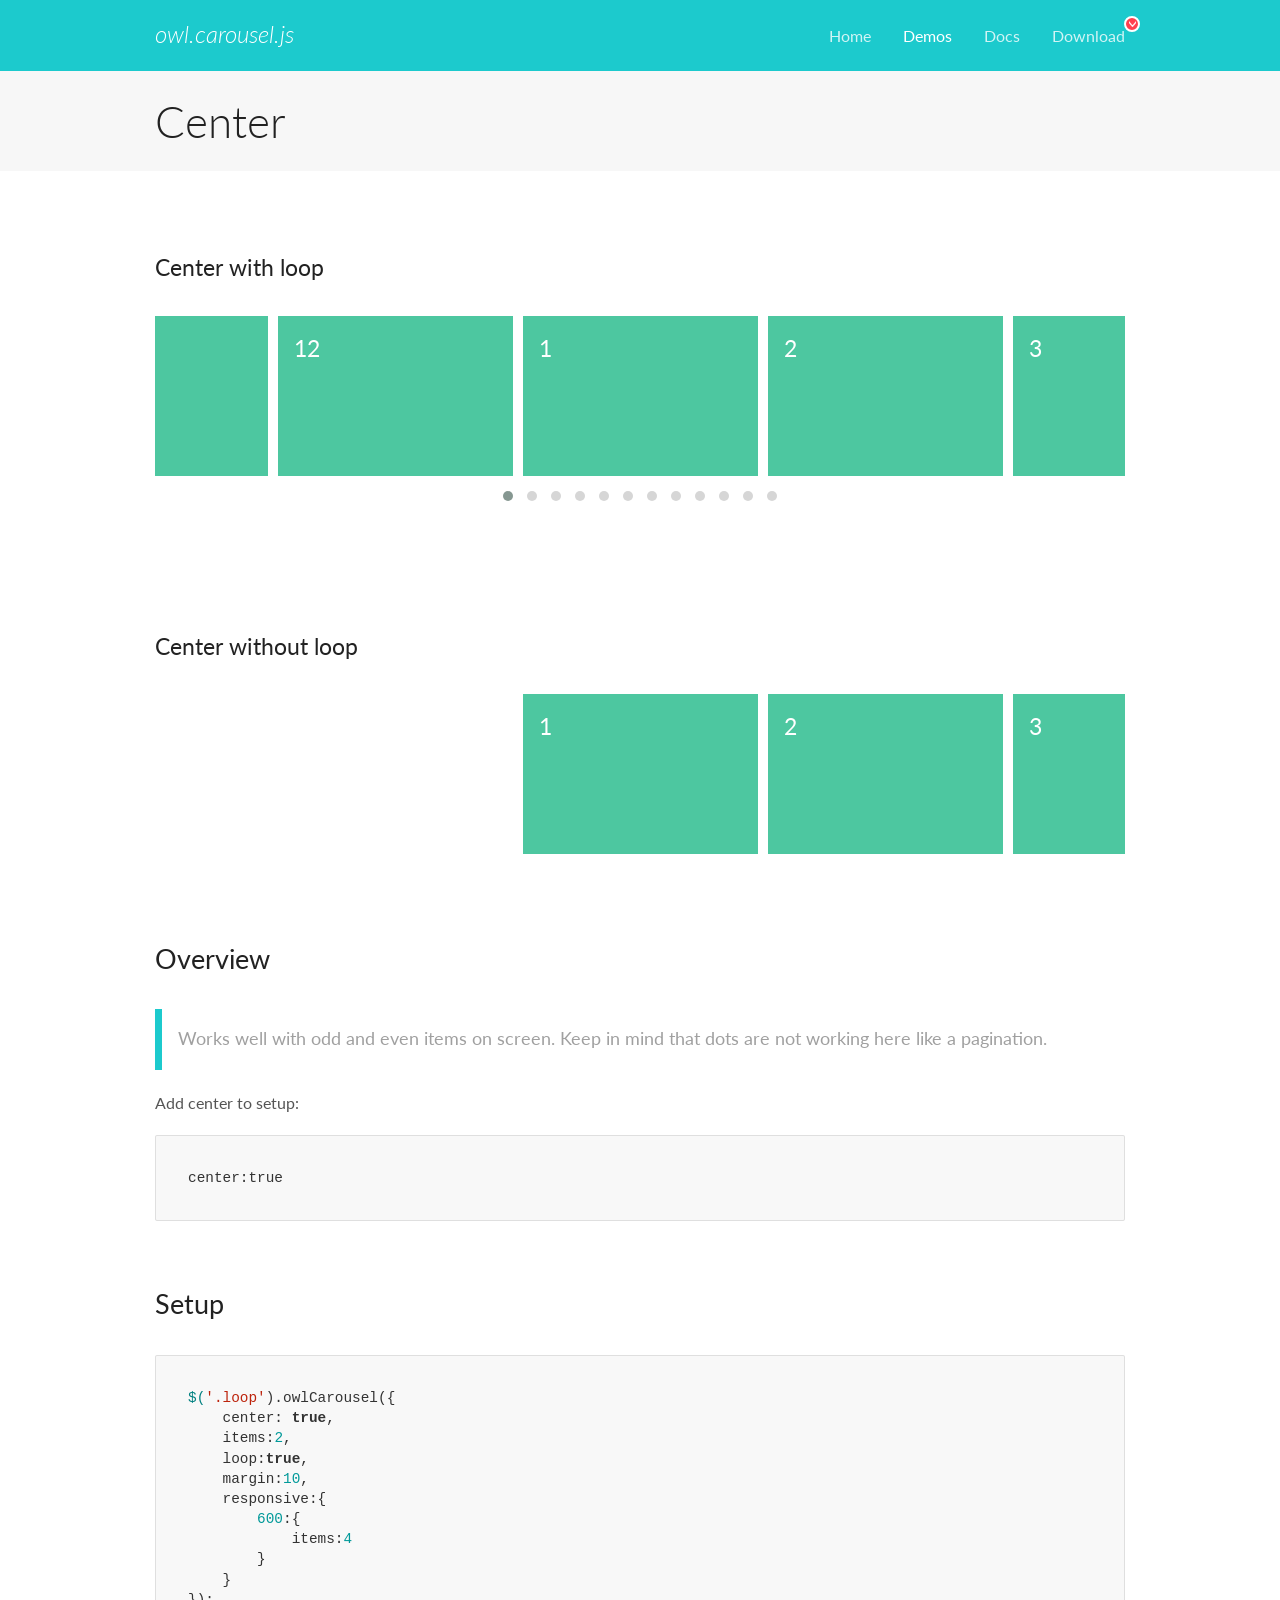
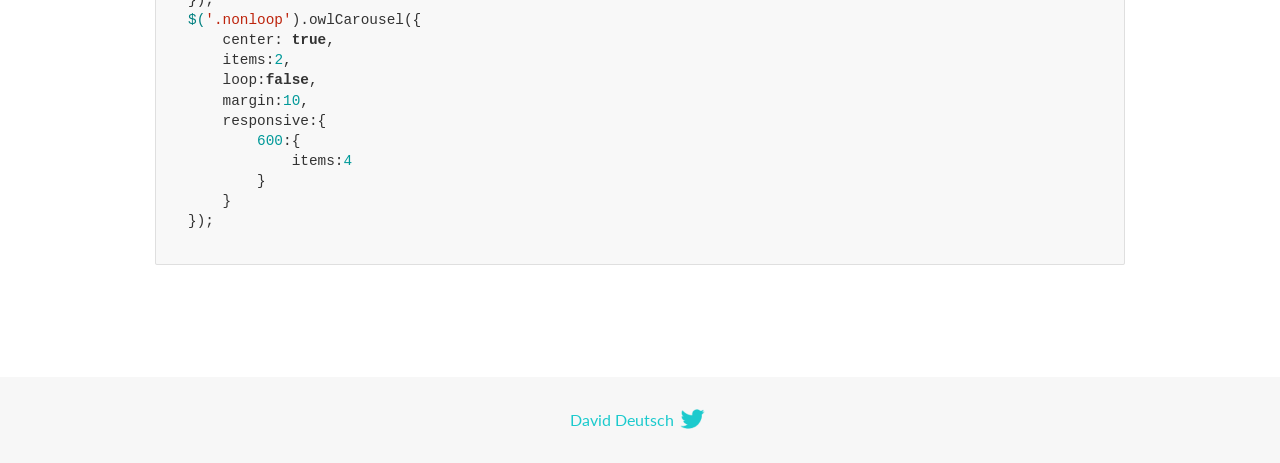
<file: OwlCarousel2-develop/docs/demos/center.html>
<!DOCTYPE html>
<html lang="en">
  <head>

    <!-- head -->
    <meta charset="utf-8">
    <meta name="msapplication-tap-highlight" content="no" />
    <meta name="viewport" content="width=device-width, initial-scale=1.0" />
    <meta name="description" content="Center carousel">
    <meta name="author" content="David Deutsch">
    <title>
      Center Demo | Owl Carousel | 2.3.4
    </title>

    <!-- Stylesheets -->
    <link href='https://fonts.googleapis.com/css?family=Lato:300,400,700,400italic,300italic' rel='stylesheet' type='text/css'>
    <link rel="stylesheet" href="../assets/css/docs.theme.min.css">

    <!-- Owl Stylesheets -->
    <link rel="stylesheet" href="../assets/owlcarousel/assets/owl.carousel.min.css">
    <link rel="stylesheet" href="../assets/owlcarousel/assets/owl.theme.default.min.css">

    <!-- HTML5 shim and Respond.js IE8 support of HTML5 elements and media queries -->

    <!--[if lt IE 9]>
      <script src="https://oss.maxcdn.com/libs/html5shiv/3.7.0/html5shiv.js"></script>
      <script src="https://oss.maxcdn.com/libs/respond.js/1.3.0/respond.min.js"></script>
    <![endif]-->

    <!-- Favicons -->
    <link rel="apple-touch-icon-precomposed" sizes="144x144" href="../assets/ico/apple-touch-icon-144-precomposed.png">
    <link rel="shortcut icon" href="../assets/ico/favicon.png">
    <link rel="shortcut icon" href="favicon.ico">

    <!-- Yeah i know js should not be in header. Its required for demos.-->

    <!-- javascript -->
    <script src="../assets/vendors/jquery.min.js"></script>
    <script src="../assets/owlcarousel/owl.carousel.js"></script>
  </head>
  <body>

    <!-- header -->
    <header class="header">
      <div class="row">
        <div class="large-12 columns">
          <div class="brand left">
            <h3>
              <a href="/OwlCarousel2/">owl.carousel.js</a> 
            </h3>
          </div>
          <a id="toggle-nav" class="right">
            <span></span> <span></span> <span></span> 
          </a> 
          <div class="nav-bar">
            <ul class="clearfix">
              <li> <a href="/OwlCarousel2/index.html">Home</a>  </li>
              <li class="active">
                <a href="/OwlCarousel2/demos/demos.html">Demos</a> 
              </li>
              <li> <a href="/OwlCarousel2/docs/started-welcome.html">Docs</a>  </li>
              <li>
                <a href="https://github.com/OwlCarousel2/OwlCarousel2/archive/2.3.4.zip">Download</a> 
                <span class="download"></span> 
              </li>
            </ul>
          </div>
        </div>
      </div>
    </header>

    <!-- title -->
    <section class="title">
      <div class="row">
        <div class="large-12 columns">
          <h1>Center</h1>
        </div>
      </div>
    </section>

    <!--  Demos -->
    <section id="demos">
      <div class="row">
        <div class="large-12 columns">
          <h4 id="center-with-loop">Center with loop</h4>
          <div class="loop owl-carousel owl-theme">
            <div class="item">
              <h4>1</h4>
            </div>
            <div class="item">
              <h4>2</h4>
            </div>
            <div class="item">
              <h4>3</h4>
            </div>
            <div class="item">
              <h4>4</h4>
            </div>
            <div class="item">
              <h4>5</h4>
            </div>
            <div class="item">
              <h4>6</h4>
            </div>
            <div class="item">
              <h4>7</h4>
            </div>
            <div class="item">
              <h4>8</h4>
            </div>
            <div class="item">
              <h4>9</h4>
            </div>
            <div class="item">
              <h4>10</h4>
            </div>
            <div class="item">
              <h4>11</h4>
            </div>
            <div class="item">
              <h4>12</h4>
            </div>
          </div>
          <br>
          <h4 id="center-without-loop">Center without loop</h4>
          <div class="nonloop owl-carousel">
            <div class="item">
              <h4>1</h4>
            </div>
            <div class="item">
              <h4>2</h4>
            </div>
            <div class="item">
              <h4>3</h4>
            </div>
            <div class="item">
              <h4>4</h4>
            </div>
            <div class="item">
              <h4>5</h4>
            </div>
            <div class="item">
              <h4>6</h4>
            </div>
            <div class="item">
              <h4>7</h4>
            </div>
            <div class="item">
              <h4>8</h4>
            </div>
            <div class="item">
              <h4>9</h4>
            </div>
            <div class="item">
              <h4>10</h4>
            </div>
            <div class="item">
              <h4>11</h4>
            </div>
            <div class="item">
              <h4>12</h4>
            </div>
          </div>
          <h3 id="overview">Overview</h3>
          <blockquote>
            <p>Works well with odd and even items on screen. Keep in mind that dots are not working here like a pagination.</p>
          </blockquote>
          <p>Add center to setup:</p>
          <pre><code>center:true</code></pre>
          <h3 id="setup">Setup</h3>
          <pre><code>$(&#39;.loop&#39;).owlCarousel({
    center: true,
    items:2,
    loop:true,
    margin:10,
    responsive:{
        600:{
            items:4
        }
    }
});
$(&#39;.nonloop&#39;).owlCarousel({
    center: true,
    items:2,
    loop:false,
    margin:10,
    responsive:{
        600:{
            items:4
        }
    }
});</code></pre>
          <script>
            jQuery(document).ready(function($) {
              $('.loop').owlCarousel({
                center: true,
                items: 2,
                loop: true,
                margin: 10,
                responsive: {
                  600: {
                    items: 4
                  }
                }
              });
              $('.nonloop').owlCarousel({
                center: true,
                items: 2,
                loop: false,
                margin: 10,
                responsive: {
                  600: {
                    items: 4
                  }
                }
              });
            });
          </script>
        </div>
      </div>
    </section>

    <!-- footer -->
    <footer class="footer">
      <div class="row">
        <div class="large-12 columns">
          <h5>
            <a href="/OwlCarousel2/docs/support-contact.html">David Deutsch</a> 
            <a id="custom-tweet-button" href="https://twitter.com/share?url=https://github.com/OwlCarousel2/OwlCarousel2&text=Owl Carousel - This is so awesome! " target="_blank"></a> 
          </h5>
        </div>
      </div>
    </footer>

    <!-- vendors -->
    <script src="../assets/vendors/highlight.js"></script>
    <script src="../assets/js/app.js"></script>
  </body>
</html>
</file>
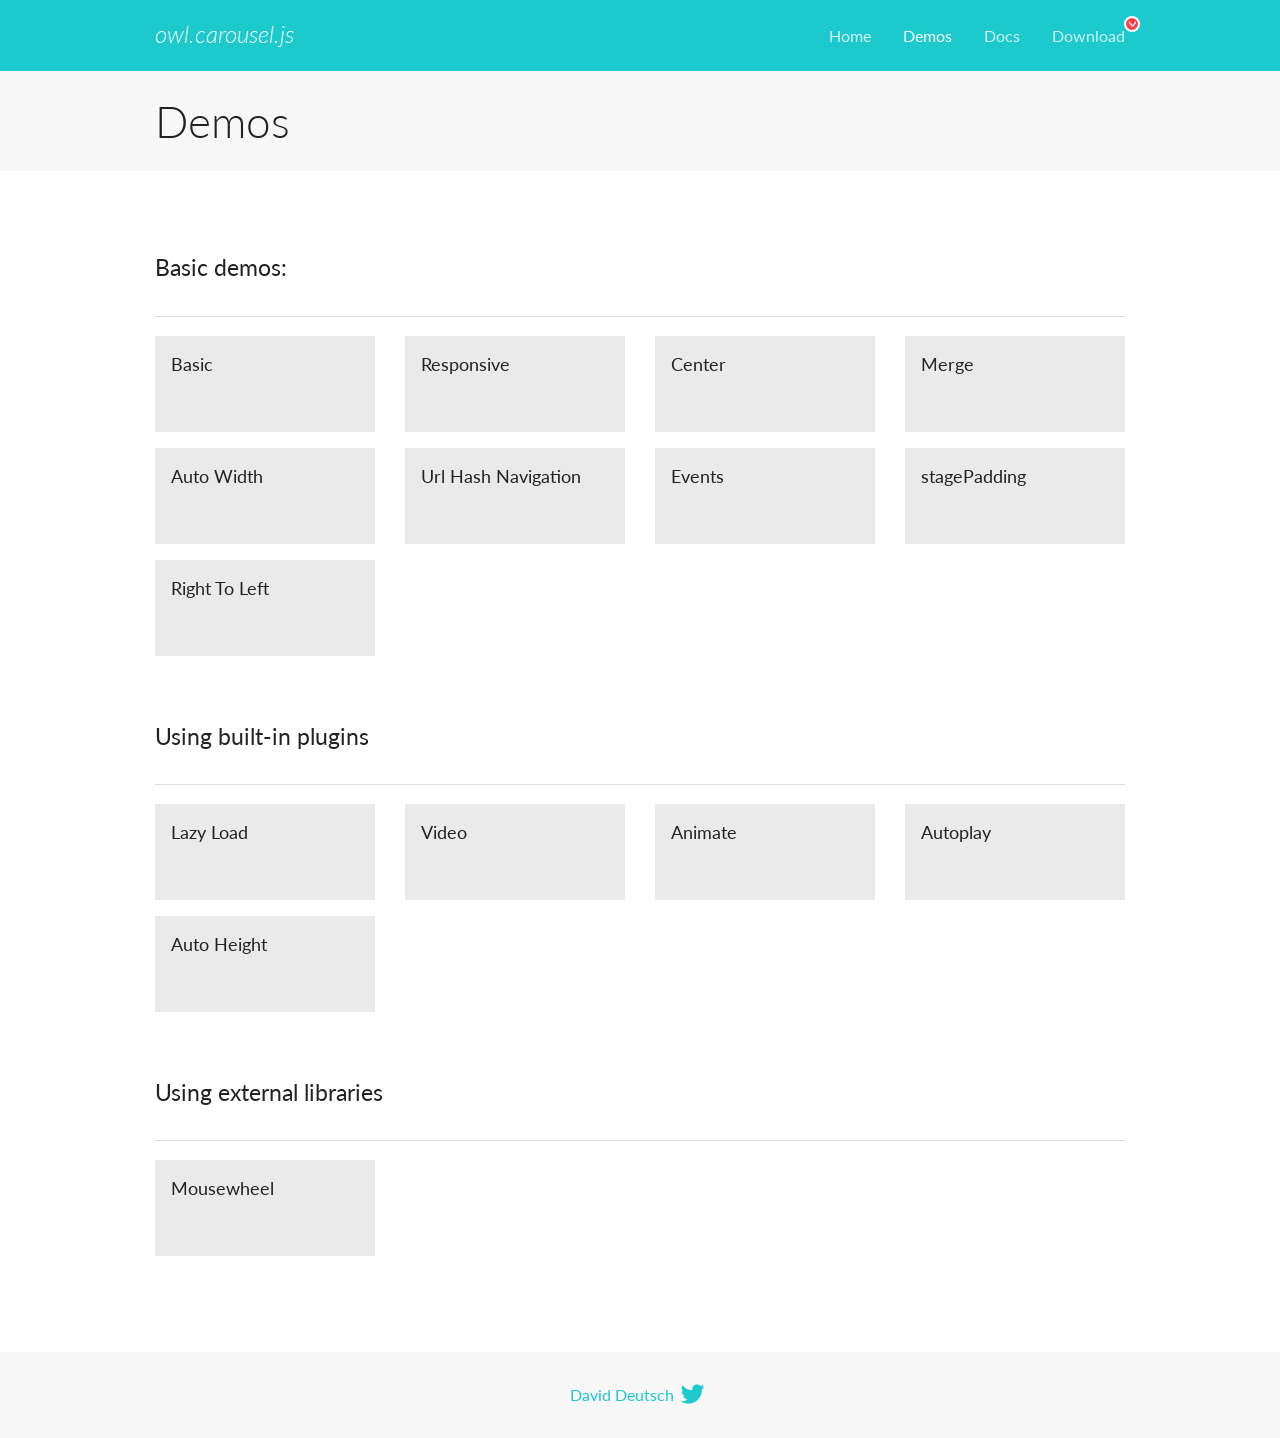
<file: OwlCarousel2-develop/docs/demos/demos.html>
<!DOCTYPE html>
<html lang="en">
  <head>

    <!-- head -->
    <meta charset="utf-8">
    <meta name="msapplication-tap-highlight" content="no" />
    <meta name="viewport" content="width=device-width, initial-scale=1.0" />
    <meta name="description" content="A list of Owl Carousel examples.">
    <meta name="author" content="David Deutsch">
    <title>
      Demos | Owl Carousel | 2.3.4
    </title>

    <!-- Stylesheets -->
    <link href='https://fonts.googleapis.com/css?family=Lato:300,400,700,400italic,300italic' rel='stylesheet' type='text/css'>
    <link rel="stylesheet" href="../assets/css/docs.theme.min.css">

    <!-- Owl Stylesheets -->
    <link rel="stylesheet" href="../assets/owlcarousel/assets/owl.carousel.min.css">
    <link rel="stylesheet" href="../assets/owlcarousel/assets/owl.theme.default.min.css">

    <!-- HTML5 shim and Respond.js IE8 support of HTML5 elements and media queries -->

    <!--[if lt IE 9]>
      <script src="https://oss.maxcdn.com/libs/html5shiv/3.7.0/html5shiv.js"></script>
      <script src="https://oss.maxcdn.com/libs/respond.js/1.3.0/respond.min.js"></script>
    <![endif]-->

    <!-- Favicons -->
    <link rel="apple-touch-icon-precomposed" sizes="144x144" href="../assets/ico/apple-touch-icon-144-precomposed.png">
    <link rel="shortcut icon" href="../assets/ico/favicon.png">
    <link rel="shortcut icon" href="favicon.ico">

    <!-- Yeah i know js should not be in header. Its required for demos.-->

    <!-- javascript -->
    <script src="../assets/vendors/jquery.min.js"></script>
    <script src="../assets/owlcarousel/owl.carousel.js"></script>
  </head>
  <body>

    <!-- header -->
    <header class="header">
      <div class="row">
        <div class="large-12 columns">
          <div class="brand left">
            <h3>
              <a href="/OwlCarousel2/">owl.carousel.js</a> 
            </h3>
          </div>
          <a id="toggle-nav" class="right">
            <span></span> <span></span> <span></span> 
          </a> 
          <div class="nav-bar">
            <ul class="clearfix">
              <li> <a href="/OwlCarousel2/index.html">Home</a>  </li>
              <li class="active">
                <a href="/OwlCarousel2/demos/demos.html">Demos</a> 
              </li>
              <li> <a href="/OwlCarousel2/docs/started-welcome.html">Docs</a>  </li>
              <li>
                <a href="https://github.com/OwlCarousel2/OwlCarousel2/archive/2.3.4.zip">Download</a> 
                <span class="download"></span> 
              </li>
            </ul>
          </div>
        </div>
      </div>
    </header>

    <!-- title -->
    <section class="title">
      <div class="row">
        <div class="large-12 columns">
          <h1>Demos</h1>
        </div>
      </div>
    </section>

    <!--  Demos -->
    <section id="demos">
      <div class="row">
        <div class="large-12 columns">
          <h4 id="basic-demos-">Basic demos:</h4>
          <hr>
          <div class="demo-list">
            <div class="row">
              <div class="small-6 medium-4 large-3 columns">
                <a href="basic.html" class="demo-block">
                  <h5>Basic </h5>
                </a> 
              </div>
              <div class="small-6 medium-4 large-3 columns">
                <a href="responsive.html" class="demo-block">
                  <h5>Responsive </h5>
                </a> 
              </div>
              <div class="small-6 medium-4 large-3 columns">
                <a href="center.html" class="demo-block">
                  <h5>Center </h5>
                </a> 
              </div>
              <div class="small-6 medium-4 large-3 columns">
                <a href="merge.html" class="demo-block">
                  <h5>Merge </h5>
                </a> 
              </div>
              <div class="small-6 medium-4 large-3 columns">
                <a href="autowidth.html" class="demo-block">
                  <h5>Auto Width </h5>
                </a> 
              </div>
              <div class="small-6 medium-4 large-3 columns">
                <a href="urlhashnav.html" class="demo-block">
                  <h5>Url Hash Navigation </h5>
                </a> 
              </div>
              <div class="small-6 medium-4 large-3 columns">
                <a href="events.html" class="demo-block">
                  <h5>Events </h5>
                </a> 
              </div>
              <div class="small-6 medium-4 large-3 columns">
                <a href="stagepadding.html" class="demo-block">
                  <h5>stagePadding </h5>
                </a> 
              </div>
              <div class="small-6 medium-4 large-3 columns">
                <a href="rtl.html" class="demo-block">
                  <h5>Right To Left </h5>
                </a> 
              </div>
            </div>
          </div>
          <h4 id="using-built-in-plugins">Using built-in plugins</h4>
          <hr>
          <div class="demo-list">
            <div class="row">
              <div class="small-6 medium-4 large-3 columns">
                <a href="lazyLoad.html" class="demo-block">
                  <h5>Lazy Load </h5>
                </a> 
              </div>
              <div class="small-6 medium-4 large-3 columns">
                <a href="video.html" class="demo-block">
                  <h5>Video </h5>
                </a> 
              </div>
              <div class="small-6 medium-4 large-3 columns">
                <a href="animate.html" class="demo-block">
                  <h5>Animate </h5>
                </a> 
              </div>
              <div class="small-6 medium-4 large-3 columns">
                <a href="autoplay.html" class="demo-block">
                  <h5>Autoplay </h5>
                </a> 
              </div>
              <div class="small-6 medium-4 large-3 columns">
                <a href="autoheight.html" class="demo-block">
                  <h5>Auto Height </h5>
                </a> 
              </div>
            </div>
          </div>
          <h4 id="using-external-libraries">Using external libraries</h4>
          <hr>
          <div class="demo-list">
            <div class="row">
              <div class="small-6 medium-4 large-3 columns">
                <a href="mousewheel.html" class="demo-block">
                  <h5>Mousewheel </h5>
                </a> 
              </div>
            </div>
          </div>
        </div>
      </div>
    </section>

    <!-- footer -->
    <footer class="footer">
      <div class="row">
        <div class="large-12 columns">
          <h5>
            <a href="/OwlCarousel2/docs/support-contact.html">David Deutsch</a> 
            <a id="custom-tweet-button" href="https://twitter.com/share?url=https://github.com/OwlCarousel2/OwlCarousel2&text=Owl Carousel - This is so awesome! " target="_blank"></a> 
          </h5>
        </div>
      </div>
    </footer>

    <!-- vendors -->
    <script src="../assets/vendors/highlight.js"></script>
    <script src="../assets/js/app.js"></script>
  </body>
</html>
</file>
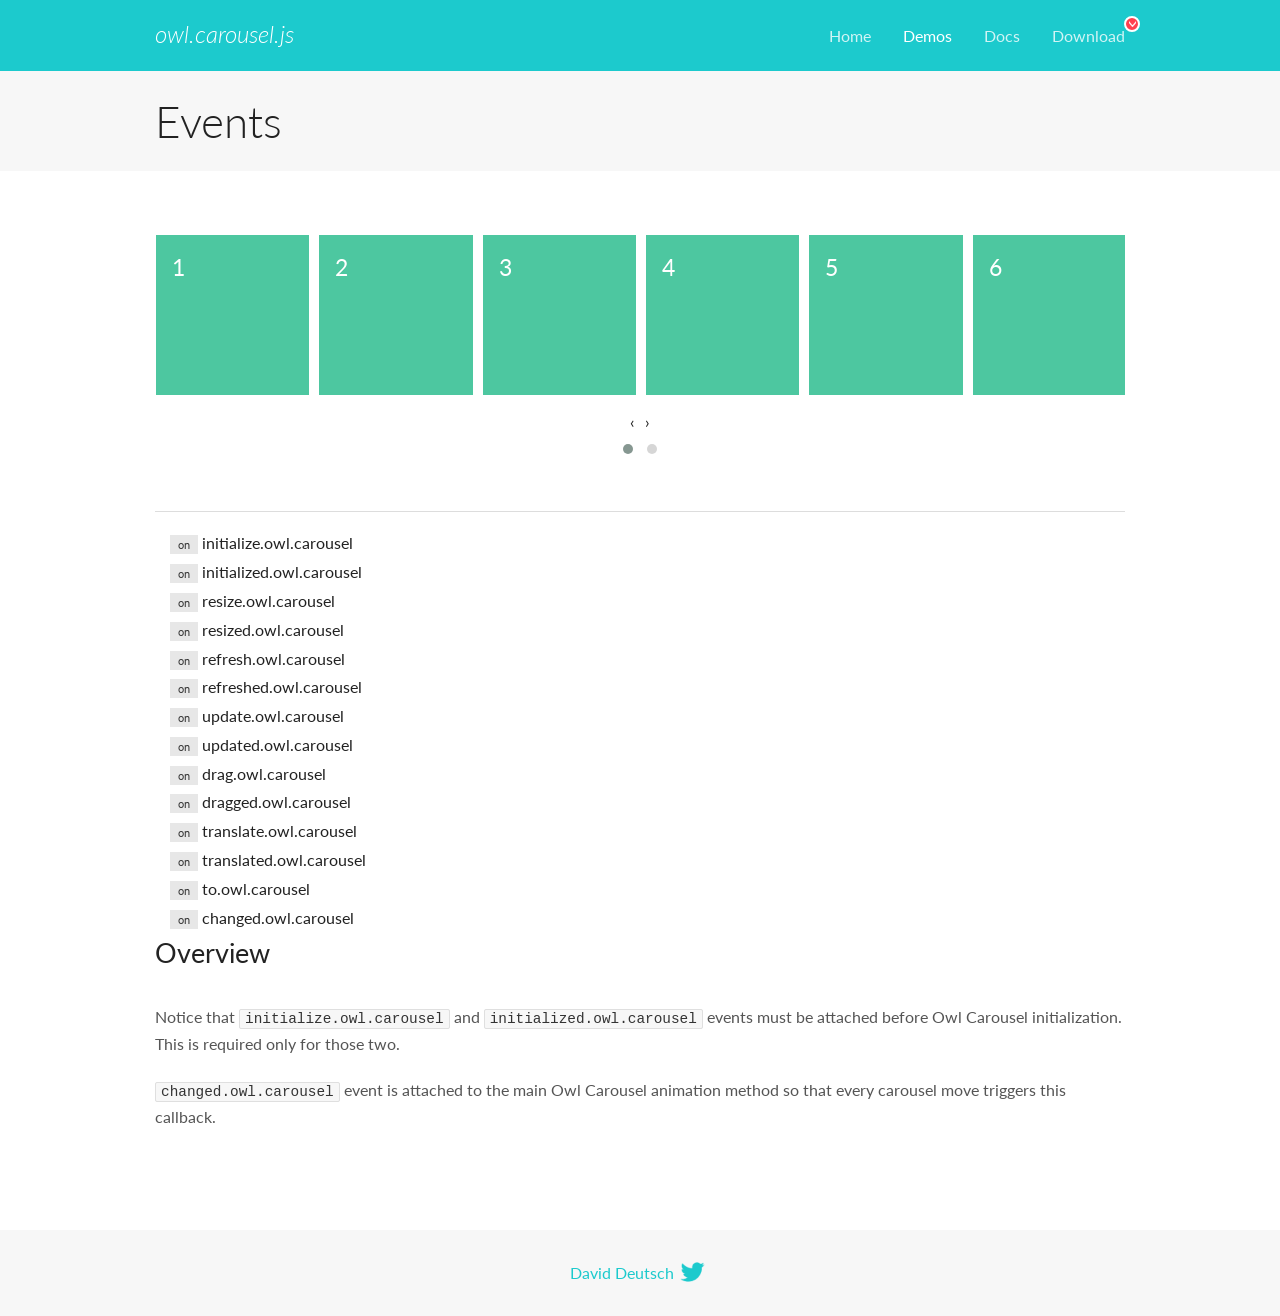
<file: OwlCarousel2-develop/docs/demos/events.html>
<!DOCTYPE html>
<html lang="en">
  <head>

    <!-- head -->
    <meta charset="utf-8">
    <meta name="msapplication-tap-highlight" content="no" />
    <meta name="viewport" content="width=device-width, initial-scale=1.0" />
    <meta name="description" content="Events usage demo">
    <meta name="author" content="David Deutsch">
    <title>
      Events Demo | Owl Carousel | 2.3.4
    </title>

    <!-- Stylesheets -->
    <link href='https://fonts.googleapis.com/css?family=Lato:300,400,700,400italic,300italic' rel='stylesheet' type='text/css'>
    <link rel="stylesheet" href="../assets/css/docs.theme.min.css">

    <!-- Owl Stylesheets -->
    <link rel="stylesheet" href="../assets/owlcarousel/assets/owl.carousel.min.css">
    <link rel="stylesheet" href="../assets/owlcarousel/assets/owl.theme.default.min.css">

    <!-- HTML5 shim and Respond.js IE8 support of HTML5 elements and media queries -->

    <!--[if lt IE 9]>
      <script src="https://oss.maxcdn.com/libs/html5shiv/3.7.0/html5shiv.js"></script>
      <script src="https://oss.maxcdn.com/libs/respond.js/1.3.0/respond.min.js"></script>
    <![endif]-->

    <!-- Favicons -->
    <link rel="apple-touch-icon-precomposed" sizes="144x144" href="../assets/ico/apple-touch-icon-144-precomposed.png">
    <link rel="shortcut icon" href="../assets/ico/favicon.png">
    <link rel="shortcut icon" href="favicon.ico">

    <!-- Yeah i know js should not be in header. Its required for demos.-->

    <!-- javascript -->
    <script src="../assets/vendors/jquery.min.js"></script>
    <script src="../assets/owlcarousel/owl.carousel.js"></script>
  </head>
  <body>

    <!-- header -->
    <header class="header">
      <div class="row">
        <div class="large-12 columns">
          <div class="brand left">
            <h3>
              <a href="/OwlCarousel2/">owl.carousel.js</a> 
            </h3>
          </div>
          <a id="toggle-nav" class="right">
            <span></span> <span></span> <span></span> 
          </a> 
          <div class="nav-bar">
            <ul class="clearfix">
              <li> <a href="/OwlCarousel2/index.html">Home</a>  </li>
              <li class="active">
                <a href="/OwlCarousel2/demos/demos.html">Demos</a> 
              </li>
              <li> <a href="/OwlCarousel2/docs/started-welcome.html">Docs</a>  </li>
              <li>
                <a href="https://github.com/OwlCarousel2/OwlCarousel2/archive/2.3.4.zip">Download</a> 
                <span class="download"></span> 
              </li>
            </ul>
          </div>
        </div>
      </div>
    </header>

    <!-- title -->
    <section class="title">
      <div class="row">
        <div class="large-12 columns">
          <h1>Events</h1>
        </div>
      </div>
    </section>

    <!--  Demos -->
    <section id="demos">
      <div class="row">
        <div class="large-12 columns">
          <div class="owl-carousel owl-theme">
            <div class="item">
              <h4>1</h4>
            </div>
            <div class="item">
              <h4>2</h4>
            </div>
            <div class="item">
              <h4>3</h4>
            </div>
            <div class="item">
              <h4>4</h4>
            </div>
            <div class="item">
              <h4>5</h4>
            </div>
            <div class="item">
              <h4>6</h4>
            </div>
            <div class="item">
              <h4>7</h4>
            </div>
            <div class="item">
              <h4>8</h4>
            </div>
            <div class="item">
              <h4>9</h4>
            </div>
            <div class="item">
              <h4>10</h4>
            </div>
            <div class="item">
              <h4>11</h4>
            </div>
            <div class="item">
              <h4>12</h4>
            </div>
          </div>
          <hr>
          <div class="large-12 columns callbacks">
            <div><span class="label secondary initialize">on</span>  initialize.owl.carousel </div>
            <div><span class="label secondary initialized">on</span>  initialized.owl.carousel </div>
            <div><span class="label secondary resize">on</span>  resize.owl.carousel </div>
            <div><span class="label secondary resized">on</span>  resized.owl.carousel </div>
            <div><span class="label secondary refresh">on</span>  refresh.owl.carousel </div>
            <div><span class="label secondary refreshed">on</span>  refreshed.owl.carousel </div>
            <div><span class="label secondary update">on</span>  update.owl.carousel </div>
            <div><span class="label secondary updated">on</span>  updated.owl.carousel </div>
            <div><span class="label secondary drag">on</span>  drag.owl.carousel </div>
            <div><span class="label secondary dragged">on</span>  dragged.owl.carousel </div>
            <div><span class="label secondary translate">on</span>  translate.owl.carousel </div>
            <div><span class="label secondary translated">on</span>  translated.owl.carousel </div>
            <div><span class="label secondary to">on</span>  to.owl.carousel </div>
            <div><span class="label secondary changed">on</span>  changed.owl.carousel </div>
          </div>
          <h3 id="overview">Overview</h3>
          <p>Notice that <code>initialize.owl.carousel</code> and <code>initialized.owl.carousel</code> events must be attached before Owl Carousel initialization. This is required only for those two.</p>
          <p><code>changed.owl.carousel</code> event is attached to the main Owl Carousel animation method so that every carousel move triggers this callback.</p>
          <script>
            jQuery(document).ready(function($) {
              var owl = $('.owl-carousel');
              owl.on('initialize.owl.carousel initialized.owl.carousel ' +
                'initialize.owl.carousel initialize.owl.carousel ' +
                'resize.owl.carousel resized.owl.carousel ' +
                'refresh.owl.carousel refreshed.owl.carousel ' +
                'update.owl.carousel updated.owl.carousel ' +
                'drag.owl.carousel dragged.owl.carousel ' +
                'translate.owl.carousel translated.owl.carousel ' +
                'to.owl.carousel changed.owl.carousel',
                function(e) {
                  $('.' + e.type)
                    .removeClass('secondary')
                    .addClass('success');
                  window.setTimeout(function() {
                    $('.' + e.type)
                      .removeClass('success')
                      .addClass('secondary');
                  }, 500);
                });
              owl.owlCarousel({
                loop: true,
                nav: true,
                lazyLoad: true,
                margin: 10,
                video: true,
                responsive: {
                  0: {
                    items: 1
                  },
                  600: {
                    items: 3
                  },
                  960: {
                    items: 5,
                  },
                  1200: {
                    items: 6
                  }
                }
              });
            });
          </script>
        </div>
      </div>
    </section>

    <!-- footer -->
    <footer class="footer">
      <div class="row">
        <div class="large-12 columns">
          <h5>
            <a href="/OwlCarousel2/docs/support-contact.html">David Deutsch</a> 
            <a id="custom-tweet-button" href="https://twitter.com/share?url=https://github.com/OwlCarousel2/OwlCarousel2&text=Owl Carousel - This is so awesome! " target="_blank"></a> 
          </h5>
        </div>
      </div>
    </footer>

    <!-- vendors -->
    <script src="../assets/vendors/highlight.js"></script>
    <script src="../assets/js/app.js"></script>
  </body>
</html>
</file>
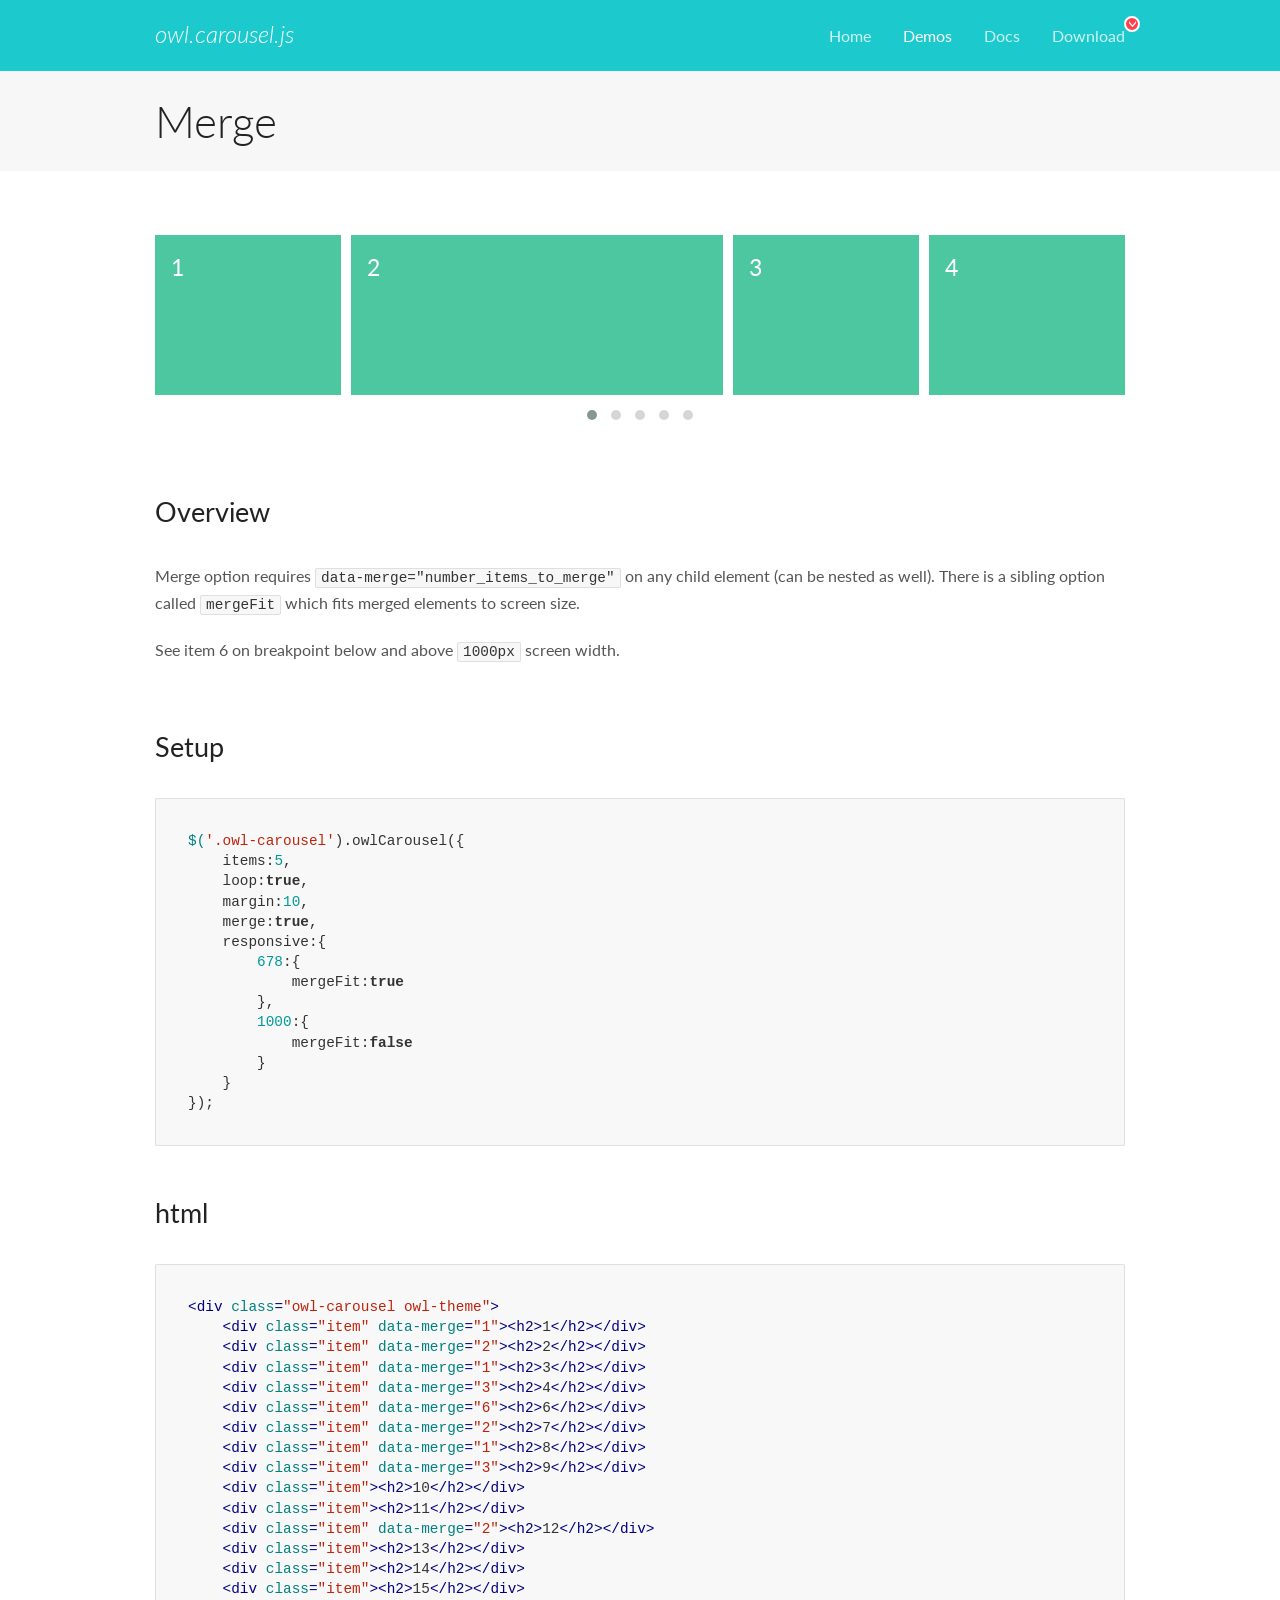
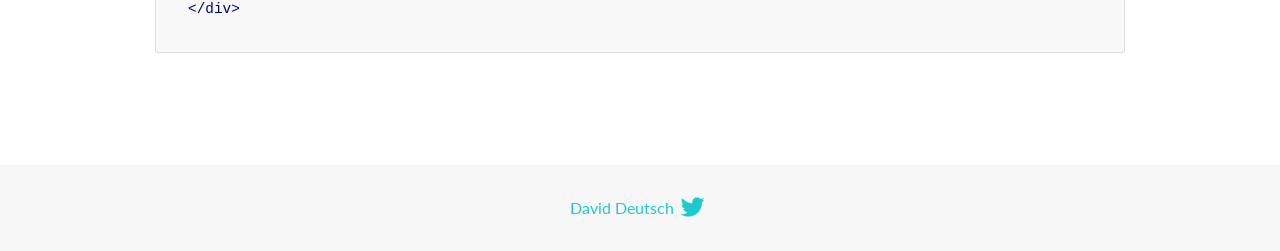
<file: OwlCarousel2-develop/docs/demos/merge.html>
<!DOCTYPE html>
<html lang="en">
  <head>

    <!-- head -->
    <meta charset="utf-8">
    <meta name="msapplication-tap-highlight" content="no" />
    <meta name="viewport" content="width=device-width, initial-scale=1.0" />
    <meta name="description" content="Merge Items">
    <meta name="author" content="David Deutsch">
    <title>
      Merge Demo | Owl Carousel | 2.3.4
    </title>

    <!-- Stylesheets -->
    <link href='https://fonts.googleapis.com/css?family=Lato:300,400,700,400italic,300italic' rel='stylesheet' type='text/css'>
    <link rel="stylesheet" href="../assets/css/docs.theme.min.css">

    <!-- Owl Stylesheets -->
    <link rel="stylesheet" href="../assets/owlcarousel/assets/owl.carousel.min.css">
    <link rel="stylesheet" href="../assets/owlcarousel/assets/owl.theme.default.min.css">

    <!-- HTML5 shim and Respond.js IE8 support of HTML5 elements and media queries -->

    <!--[if lt IE 9]>
      <script src="https://oss.maxcdn.com/libs/html5shiv/3.7.0/html5shiv.js"></script>
      <script src="https://oss.maxcdn.com/libs/respond.js/1.3.0/respond.min.js"></script>
    <![endif]-->

    <!-- Favicons -->
    <link rel="apple-touch-icon-precomposed" sizes="144x144" href="../assets/ico/apple-touch-icon-144-precomposed.png">
    <link rel="shortcut icon" href="../assets/ico/favicon.png">
    <link rel="shortcut icon" href="favicon.ico">

    <!-- Yeah i know js should not be in header. Its required for demos.-->

    <!-- javascript -->
    <script src="../assets/vendors/jquery.min.js"></script>
    <script src="../assets/owlcarousel/owl.carousel.js"></script>
  </head>
  <body>

    <!-- header -->
    <header class="header">
      <div class="row">
        <div class="large-12 columns">
          <div class="brand left">
            <h3>
              <a href="/OwlCarousel2/">owl.carousel.js</a> 
            </h3>
          </div>
          <a id="toggle-nav" class="right">
            <span></span> <span></span> <span></span> 
          </a> 
          <div class="nav-bar">
            <ul class="clearfix">
              <li> <a href="/OwlCarousel2/index.html">Home</a>  </li>
              <li class="active">
                <a href="/OwlCarousel2/demos/demos.html">Demos</a> 
              </li>
              <li> <a href="/OwlCarousel2/docs/started-welcome.html">Docs</a>  </li>
              <li>
                <a href="https://github.com/OwlCarousel2/OwlCarousel2/archive/2.3.4.zip">Download</a> 
                <span class="download"></span> 
              </li>
            </ul>
          </div>
        </div>
      </div>
    </header>

    <!-- title -->
    <section class="title">
      <div class="row">
        <div class="large-12 columns">
          <h1>Merge</h1>
        </div>
      </div>
    </section>

    <!--  Demos -->
    <section id="demos">
      <div class="row">
        <div class="large-12 columns">
          <div class="owl-carousel owl-theme">
            <div class="item" data-merge="1">
              <h4>1</h4>
            </div>
            <div class="item" data-merge="2">
              <h4>2</h4>
            </div>
            <div class="item" data-merge="1">
              <h4>3</h4>
            </div>
            <div class="item" data-merge="3">
              <h4>4</h4>
            </div>
            <div class="item" data-merge="6">
              <h4>6</h4>
            </div>
            <div class="item" data-merge="2">
              <h4>7</h4>
            </div>
            <div class="item" data-merge="1">
              <h4>8</h4>
            </div>
            <div class="item" data-merge="3">
              <h4>9</h4>
            </div>
            <div class="item">
              <h4>10</h4>
            </div>
            <div class="item">
              <h4>11</h4>
            </div>
            <div class="item" data-merge="2">
              <h4>12</h4>
            </div>
            <div class="item">
              <h4>13</h4>
            </div>
            <div class="item">
              <h4>14</h4>
            </div>
            <div class="item">
              <h4>15</h4>
            </div>
          </div>
          <h3 id="overview">Overview</h3>
          <p>Merge option requires <code>data-merge=&quot;number_items_to_merge&quot;</code> on any child element (can be nested as well). There is a sibling option called <code>mergeFit</code> which fits merged elements to screen size. </p>
          <p>See item 6 on breakpoint below and above <code>1000px</code> screen width.</p>
          <h3 id="setup">Setup</h3>
          <pre><code>$(&#39;.owl-carousel&#39;).owlCarousel({
    items:5,
    loop:true,
    margin:10,
    merge:true,
    responsive:{
        678:{
            mergeFit:true
        },
        1000:{
            mergeFit:false
        }
    }
});</code></pre>
          <h3 id="html">html</h3>
          <pre><code>&lt;div class=&quot;owl-carousel owl-theme&quot;&gt;
    &lt;div class=&quot;item&quot; data-merge=&quot;1&quot;&gt;&lt;h2&gt;1&lt;/h2&gt;&lt;/div&gt;
    &lt;div class=&quot;item&quot; data-merge=&quot;2&quot;&gt;&lt;h2&gt;2&lt;/h2&gt;&lt;/div&gt;
    &lt;div class=&quot;item&quot; data-merge=&quot;1&quot;&gt;&lt;h2&gt;3&lt;/h2&gt;&lt;/div&gt;
    &lt;div class=&quot;item&quot; data-merge=&quot;3&quot;&gt;&lt;h2&gt;4&lt;/h2&gt;&lt;/div&gt;
    &lt;div class=&quot;item&quot; data-merge=&quot;6&quot;&gt;&lt;h2&gt;6&lt;/h2&gt;&lt;/div&gt;
    &lt;div class=&quot;item&quot; data-merge=&quot;2&quot;&gt;&lt;h2&gt;7&lt;/h2&gt;&lt;/div&gt;
    &lt;div class=&quot;item&quot; data-merge=&quot;1&quot;&gt;&lt;h2&gt;8&lt;/h2&gt;&lt;/div&gt;
    &lt;div class=&quot;item&quot; data-merge=&quot;3&quot;&gt;&lt;h2&gt;9&lt;/h2&gt;&lt;/div&gt;
    &lt;div class=&quot;item&quot;&gt;&lt;h2&gt;10&lt;/h2&gt;&lt;/div&gt;
    &lt;div class=&quot;item&quot;&gt;&lt;h2&gt;11&lt;/h2&gt;&lt;/div&gt;
    &lt;div class=&quot;item&quot; data-merge=&quot;2&quot;&gt;&lt;h2&gt;12&lt;/h2&gt;&lt;/div&gt;
    &lt;div class=&quot;item&quot;&gt;&lt;h2&gt;13&lt;/h2&gt;&lt;/div&gt;
    &lt;div class=&quot;item&quot;&gt;&lt;h2&gt;14&lt;/h2&gt;&lt;/div&gt;
    &lt;div class=&quot;item&quot;&gt;&lt;h2&gt;15&lt;/h2&gt;&lt;/div&gt;
&lt;/div&gt;</code></pre>
          <script>
            $(document).ready(function() {
              $('.owl-carousel').owlCarousel({
                items: 5,
                loop: true,
                margin: 10,
                merge: true,
                responsive: {
                  678: {
                    mergeFit: true
                  },
                  1000: {
                    mergeFit: false
                  }
                }
              });
            })
          </script>
        </div>
      </div>
    </section>

    <!-- footer -->
    <footer class="footer">
      <div class="row">
        <div class="large-12 columns">
          <h5>
            <a href="/OwlCarousel2/docs/support-contact.html">David Deutsch</a> 
            <a id="custom-tweet-button" href="https://twitter.com/share?url=https://github.com/OwlCarousel2/OwlCarousel2&text=Owl Carousel - This is so awesome! " target="_blank"></a> 
          </h5>
        </div>
      </div>
    </footer>

    <!-- vendors -->
    <script src="../assets/vendors/highlight.js"></script>
    <script src="../assets/js/app.js"></script>
  </body>
</html>
</file>
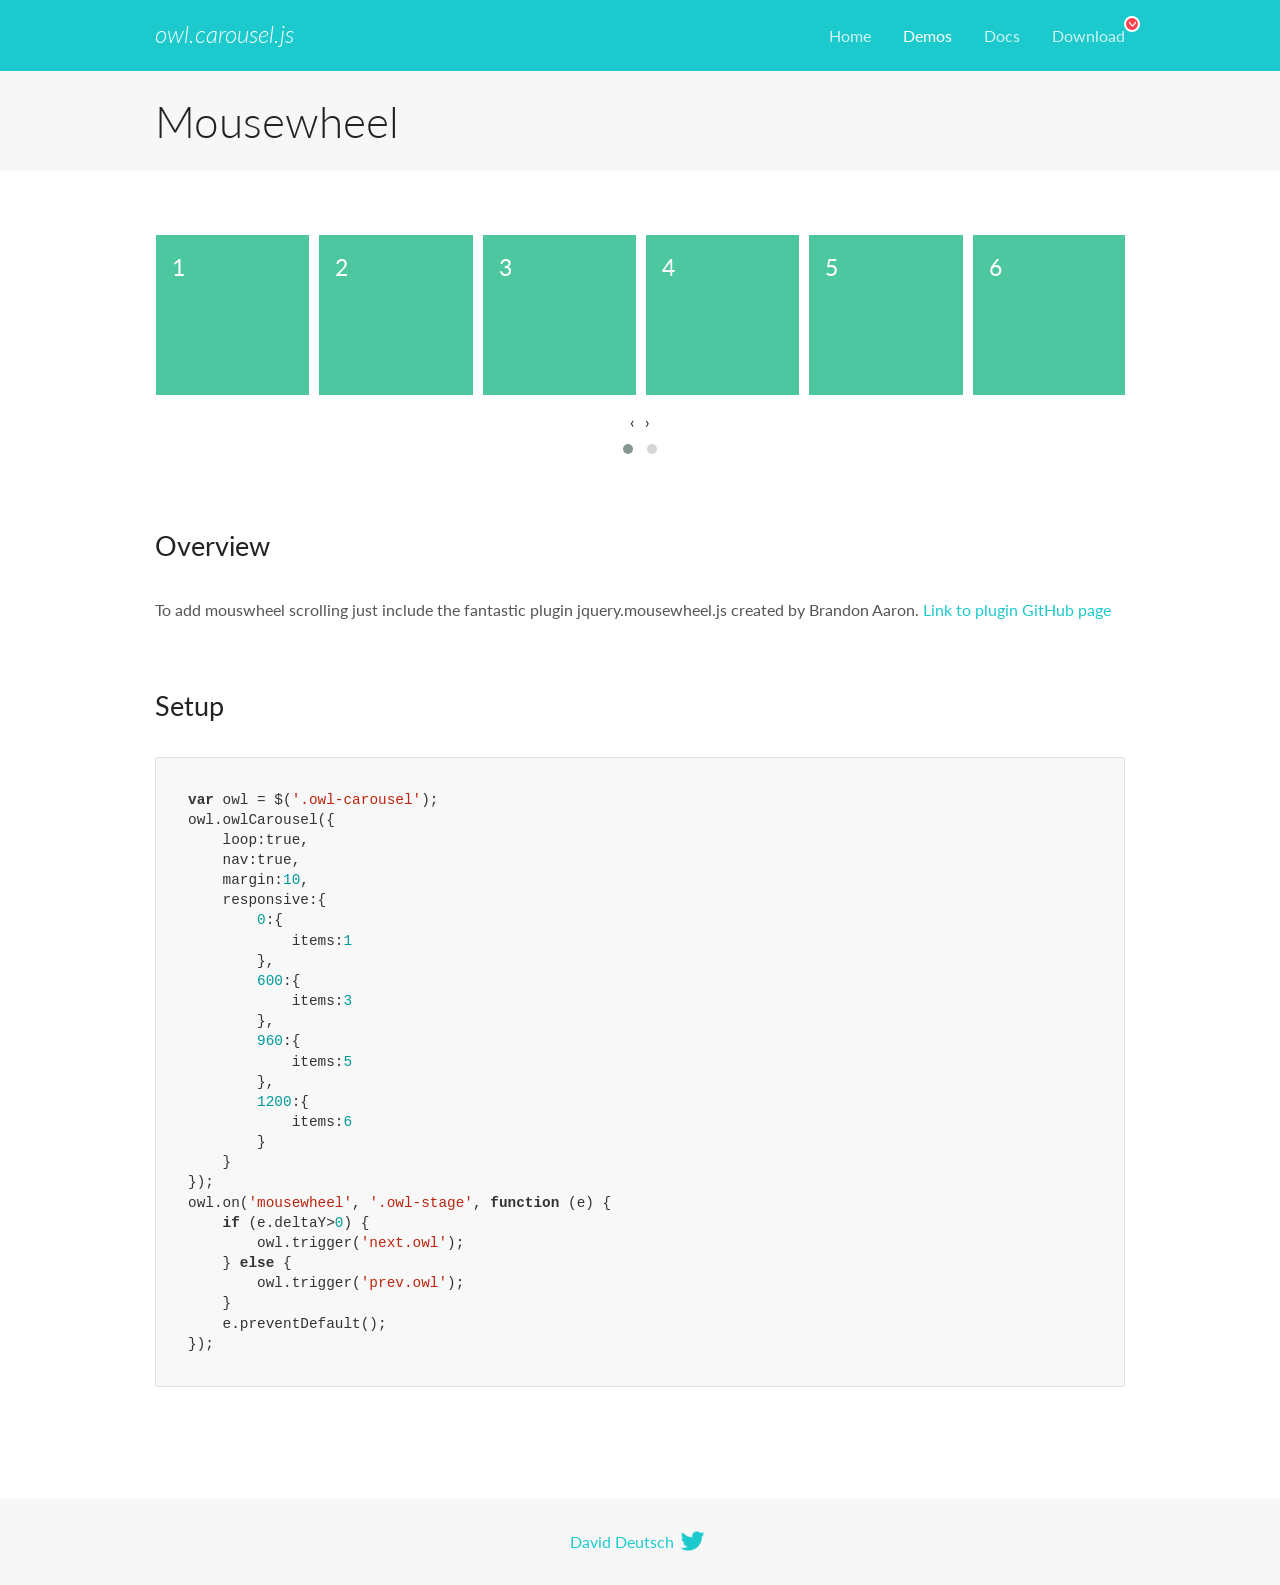
<file: OwlCarousel2-develop/docs/demos/mousewheel.html>
<!DOCTYPE html>
<html lang="en">
  <head>

    <!-- head -->
    <meta charset="utf-8">
    <meta name="msapplication-tap-highlight" content="no" />
    <meta name="viewport" content="width=device-width, initial-scale=1.0" />
    <meta name="description" content="Mousewheel usage demo">
    <meta name="author" content="David Deutsch">
    <title>
      Mousewheel Demo | Owl Carousel | 2.3.4
    </title>

    <!-- Stylesheets -->
    <link href='https://fonts.googleapis.com/css?family=Lato:300,400,700,400italic,300italic' rel='stylesheet' type='text/css'>
    <link rel="stylesheet" href="../assets/css/docs.theme.min.css">

    <!-- Owl Stylesheets -->
    <link rel="stylesheet" href="../assets/owlcarousel/assets/owl.carousel.min.css">
    <link rel="stylesheet" href="../assets/owlcarousel/assets/owl.theme.default.min.css">

    <!-- HTML5 shim and Respond.js IE8 support of HTML5 elements and media queries -->

    <!--[if lt IE 9]>
      <script src="https://oss.maxcdn.com/libs/html5shiv/3.7.0/html5shiv.js"></script>
      <script src="https://oss.maxcdn.com/libs/respond.js/1.3.0/respond.min.js"></script>
    <![endif]-->

    <!-- Favicons -->
    <link rel="apple-touch-icon-precomposed" sizes="144x144" href="../assets/ico/apple-touch-icon-144-precomposed.png">
    <link rel="shortcut icon" href="../assets/ico/favicon.png">
    <link rel="shortcut icon" href="favicon.ico">

    <!-- Yeah i know js should not be in header. Its required for demos.-->

    <!-- javascript -->
    <script src="../assets/vendors/jquery.min.js"></script>
    <script src="../assets/owlcarousel/owl.carousel.js"></script>
  </head>
  <body>

    <!-- header -->
    <header class="header">
      <div class="row">
        <div class="large-12 columns">
          <div class="brand left">
            <h3>
              <a href="/OwlCarousel2/">owl.carousel.js</a> 
            </h3>
          </div>
          <a id="toggle-nav" class="right">
            <span></span> <span></span> <span></span> 
          </a> 
          <div class="nav-bar">
            <ul class="clearfix">
              <li> <a href="/OwlCarousel2/index.html">Home</a>  </li>
              <li class="active">
                <a href="/OwlCarousel2/demos/demos.html">Demos</a> 
              </li>
              <li> <a href="/OwlCarousel2/docs/started-welcome.html">Docs</a>  </li>
              <li>
                <a href="https://github.com/OwlCarousel2/OwlCarousel2/archive/2.3.4.zip">Download</a> 
                <span class="download"></span> 
              </li>
            </ul>
          </div>
        </div>
      </div>
    </header>

    <!-- title -->
    <section class="title">
      <div class="row">
        <div class="large-12 columns">
          <h1>Mousewheel</h1>
        </div>
      </div>
    </section>

    <!--  Demos -->
    <section id="demos">
      <div class="row">
        <div class="large-12 columns">
          <div class="owl-carousel owl-theme">
            <div class="item">
              <h4>1</h4>
            </div>
            <div class="item">
              <h4>2</h4>
            </div>
            <div class="item">
              <h4>3</h4>
            </div>
            <div class="item">
              <h4>4</h4>
            </div>
            <div class="item">
              <h4>5</h4>
            </div>
            <div class="item">
              <h4>6</h4>
            </div>
            <div class="item">
              <h4>7</h4>
            </div>
            <div class="item">
              <h4>8</h4>
            </div>
            <div class="item">
              <h4>9</h4>
            </div>
            <div class="item">
              <h4>10</h4>
            </div>
            <div class="item">
              <h4>11</h4>
            </div>
            <div class="item">
              <h4>12</h4>
            </div>
          </div>
          <h3 id="overview">Overview</h3>
          <p>To add mouswheel scrolling just include the fantastic plugin jquery.mousewheel.js created by Brandon Aaron.
            <a href="https://github.com/brandonaaron/jquery-mousewheel">Link to plugin GitHub page</a> 
          </p>
          <h3 id="setup">Setup</h3>
          <pre><code>var owl = $(&#39;.owl-carousel&#39;);
owl.owlCarousel({
    loop:true,
    nav:true,
    margin:10,
    responsive:{
        0:{
            items:1
        },
        600:{
            items:3
        },            
        960:{
            items:5
        },
        1200:{
            items:6
        }
    }
});
owl.on(&#39;mousewheel&#39;, &#39;.owl-stage&#39;, function (e) {
    if (e.deltaY&gt;0) {
        owl.trigger(&#39;next.owl&#39;);
    } else {
        owl.trigger(&#39;prev.owl&#39;);
    }
    e.preventDefault();
});</code></pre>
          <script src="../assets/vendors/jquery.mousewheel.min.js"></script>
          <script>
            $(document).ready(function() {
              var owl = $('.owl-carousel');
              owl.owlCarousel({
                loop: true,
                nav: true,
                margin: 10,
                responsive: {
                  0: {
                    items: 1
                  },
                  600: {
                    items: 3
                  },
                  960: {
                    items: 5
                  },
                  1200: {
                    items: 6
                  }
                }
              });
              owl.on('mousewheel', '.owl-stage', function(e) {
                if (e.deltaY > 0) {
                  owl.trigger('next.owl');
                } else {
                  owl.trigger('prev.owl');
                }
                e.preventDefault();
              });
            })
          </script>
        </div>
      </div>
    </section>

    <!-- footer -->
    <footer class="footer">
      <div class="row">
        <div class="large-12 columns">
          <h5>
            <a href="/OwlCarousel2/docs/support-contact.html">David Deutsch</a> 
            <a id="custom-tweet-button" href="https://twitter.com/share?url=https://github.com/OwlCarousel2/OwlCarousel2&text=Owl Carousel - This is so awesome! " target="_blank"></a> 
          </h5>
        </div>
      </div>
    </footer>

    <!-- vendors -->
    <script src="../assets/vendors/highlight.js"></script>
    <script src="../assets/js/app.js"></script>
  </body>
</html>
</file>
<file: space.css>
*{
	text-decoration: none;
	list-style-type: none;
	padding: 0;
	margin:0;
    scroll-behavior: smooth;
}
@font-face {
    font-family: headerFont;
    src: url(fonts/header.ttf);
}
@font-face {
    font-family: cac_champagne;
    src: url(fonts/cac_champagne.ttf);
}
.clearfix{
	clear:both;
}
.left{
	float:left;
}
header{
	background-image: url(images/header_bg.png);
	padding:6px;
	width:100%;
	position: fixed;
	z-index:15 !important;
}
header nav ul{
	text-align: center;
}
header nav ul li a{
	color:#FFFFFF;
	 font-family: headerFont;
	 font-size: 17px;
    padding: 20px 20px 7px;
}
.active-silka{
	background-color: #ffff00;
    padding: 6px 17px;
    color: #1032ba;
    border-radius: 3px;
}
header nav ul li a:hover{
	color:#ffff00;
}
.blackbg{
	 width: 100%;
    height: 1330px;
    background: #000;
    overflow: hidden;
}

header nav ul li a:first-child:hover{
	color:black;
}
#imgheader{
	position: absolute;
	left: 0;
	top:-200px;
	transition: 1s all;
	opacity: 0;
}
.wrapper{
	background-image: url(images/str1.jpg);
	position: relative;
	background-repeat: no-repeat;
	width:100%;
	padding-bottom: 100%;
	background-size: 100%;
}
.header-laers img{
	width:36%;
	padding:75px 60px;
	position: relative;
    z-index: 4;
}

.header-layers1 img{
	position: absolute;
    top: 13% !important;
    left: 30%;
    width: 46%;
    z-index: 1;
}
.header-layers2 img{
	position: absolute;
	width: 100%;
	margin-top:-20px;
}
.burning img{
	position: absolute;
    left: 42%;
    top: 0% ;
    z-index: 2;
    width: 16%;
}
.raket{
	position: absolute;
    right: -2%;
    top: 21% !important;
    width: 17%;
    z-index: 5;
}
.raket img{
	width: 80%;
}
.raket{
  animation: move 2.5s infinite ease;*/
}


@keyframes move {
  0% {
    top:21%;
  }
  50% {
    top:18%;
  }
  100% {
    top:21%;
  }
}

  .shadow{
  	position: absolute;
  	right:1%;
	top:32% !important;
	width: 15%;
	animation: move1 2.5s infinite ease;
  }
  @keyframes move1 {
  0% {
  	right: 1%;
    width:15%;
    opacity:1;

  }
  50% {
  	right: 2%;
    width: 12%;
    opacity: 0.6;
  }
  100% {
  	right: 1%;
    width:15%;
    opacity:1;
  }
}
.car img{
	position: absolute;
	z-index: 1;
	width:10%;
	top:38% !important;;
    left: 35%;  

}
.car5{
	z-index: 5;
}
.car1anim{
	margin: -23% 0 0 -22% !important;
    transition: 1s;
    width: 29% !important;
    z-index: 3 !important;

}
.car2anim{
	margin: -12% 0 0 -25% !important;
	width:29% !important;
	transition: 1s;
	z-index: 4 !important;

}
.car3anim{
	margin: -13% 0 0 -8% !important;
    width: 20% !important;
    z-index: 2 !important;
    transition: 1s;
}
.car4anim{
	margin: -10% 0 0 10% !important;
    width: 23% !important;
    z-index: 6 !important;
    transition: 1s;
}
.car5anim{
	margin: -16% 0 0 19% !important;
    width: 28% !important;
    z-index: 5 !important;
    transition: 1s;
}
.car6anim{
	margin: -23% 0 0 24% !important;
    width: 25% !important;
    z-index: 4;
    transition: 1s;
}
.clound3 img{
	width:493px;
	position: absolute;
	top: 47px;
	
}
.clound2 img{
	width:493px;
	position: absolute;
	top: 200px;
	width: 300px;
	z-index: 3;
}
.clound1 img{
	width:493px;
	position: absolute;
	top: 200px;
	width: 300px;
	z-index:3;
}
.clound4 img{
	position: absolute;
	top: 390px;
	width: 35%;
	z-index:2;
}
#mans{
	width:100%;
	position: absolute;
	top: 800px;
	z-index: 8;
	height: 608px;
}
#shadowmans{
	width:100%;
	position: absolute;
	top: 790px;
	z-index: 8;
}
.logos{
	position: absolute;
	top: 1000px;
	z-index: 9;
	left:44%;
	width: 44%;
}
.log{
	background-color:black;
	width: 100%;
}
.logos h3{
	font-family: headerFont;
    font-weight: 500 !important;
    font-size: 20px !important;
    color: white;
    padding: 30px 0;
    opacity: 0.7;
}
.logos h3:hover{
	opacity: 1;
}
.line{
	width:100%;
	background-color:#2B2B2B;
	padding:1px 0;
	margin-left: -32%;
}
.logo img{
	margin-left: 6%;
	opacity: 0.7;
}
.logo{
	padding:20px 0;
	margin-left:-15%;
}
.logo img:hover{
	opacity: 1;
}
.button a{
	 font-family: headerFont;
	 color:black;
	 margin:0 auto;
	 font-size: 25px;
}
.button{
	background-color:yellow;
	 padding:10px;
	 border-radius: 5px;
	 width:195px;
	 margin-top:40px;
	 margin-left: -23px;
}
.button:hover{
    box-shadow: -2px 1px 29px 24px rgba(11, 66, 165, 0.7);
}
.center-one{
	background-image: url(images/center_bg.jpg);
	width: 100%;
    background-repeat: no-repeat;
   padding-bottom: 6550px;
    margin-top: -200px;
    background-size: cover;
    position: relative;
}
#rate,#rateshadow{
	position: absolute;
	margin-top:-120px;
	width: 18%;
	z-index: 10;
}
#rate{
	left:-17%;
	z-index:11;
}
#rateshadow{
	left:-17%;
	opacity: 0;
}
.firstanim1{
	position: absolute;
    top: 1335px;
    opacity:0;
    width: 100%;
    
}
.firstanim{
	background: #111c46;
	padding:20px 0;
    opacity: 0.8;
    width:0;
    height: 0;
    position: absolute;
    top: 1135px; 
	transition: 1s;
    box-shadow: 0 0 13px #000, 0 15px 20px black;

}
#pilot{
    position: absolute;
    top:27%;
    width:34%;
	left:14%;
    z-index: 5;
    padding-bottom: 250px;
}
#pilotback{
	top:21%;
    padding-bottom: 250px;
    position: absolute;
    z-index: 2 !important;
    left:10%;
    width: 39%;
    display: none;
}

#firsth2{
	font-family: headerFont;
	color:yellow;
	background: rgba(0, 0, 0, 0) url(images/pil_h2_bg.png);
	background-repeat: no-repeat;
	width: 30%;
	text-shadow: 0 -4px 0 blue, -5px 3px 10px blue, 0 3px 0 blue, 0 4px 0 blue;
	padding:10px;
	width:340px;
	position: absolute;
    left: 36%;
    top: -170px;
    font-size: 36px;
    padding: 39px;
    background-position-y: 42px;
    background-position-x:-20px;
    opacity: 0;
}
#guido{
	
	right: 33%;
    width: 45%;
    margin-top: 220px;

}
.firstanim li:before{
	background-color: yellow;
    border-radius: 50px;
    content: " ";
    display: inline-block;
    height: 6px;
    margin-right: 6px;
    margin-left: -15px;
    width: 6px;

}
.textcont{
	position: absolute;
	top:17%;	
	width: 65%;
}
.green{
	font-family: headerFont;
    background-color: #01bc0c;
    display: inline-block;
    font-weight: 600;
    font-size:22px;
    margin-bottom: 2px;
    padding: 5px;
    color:#FFFFFF;
}
.textcont li{
	 font-family: cac_champagne;
	 color:#FFFFFF;
	 font-size:24px;
}
.iacpan{
	position: absolute;
	z-index: 5;
	left: 58%;
    top: 33%;
	color:#FFFFFF;
	background-image: url(images/iamspacemann.png);
	background-repeat: no-repeat;
	transform: perspective(400px) rotate3d(0, 1, 0, -5deg) skewY(-6deg);
    text-shadow: 0 -4px 0 blue, -5px 3px 10px blue, 0 3px 0 blue, 0 4px 0 blue;
    color: yellow;
    width: 43%;
    font-size: 36px;
    padding: 39px;
    background-position-y: 32px;
}
.spantext{
	margin-left: 57px;
}
.ftext{
	color: #FFFFFF;
    font-size: 115%;
    font-weight: 600;
    font-family: headerFont;
    width:60%;
    padding:20px 0;
}
.yell{
	color: yellow;
    font-size: 115%;
    font-weight: 600;
}
.corusel{
	position: absolute;
    right: 6%;
    top:18%;
    width: 830px;
    height: 800px;
    z-index: 50;
}

.Content1{
	font-family: cac_champagne;
    color: #FFFFFF;
    font-size: 24px;
}
.corusel .owl-item{
	width: 850px !important; 
}
.corusel .owl-stage-outer{
	height:830px !important;
	width: 90%;
    left: 21%;
}
.treediv,.forrdiv,.fifediv{
	font-family: cac_champagne;
    color: #FFFFFF;
    font-size: 24px;
    width: 70%;
}
.footbackgroundtext{
	text-shadow: 0 -4px 0 blue, -5px 3px 10px blue, 0 3px 0 blue, 0 4px 0 blue;
    color: yellow;
    width: 40%;
    background-repeat: no-repeat;
    font-size: 28px;
    font-family: headerFont;
    position: absolute;
    top: 583px;
    font-size: 34px;
    line-height: 39px;
    right: 21%;
    text-align: center;
    opacity: 0;
    background-image: url("images/pil_h3_bg.png");
    background-repeat: no-repeat;
    background-position-x:65px;
    background-position-y:-20px;
    background-size:cover;
}

.link span{
   
    color: #fff;
    font-size: 19px;
    width: 68%;
}
.link{
	width: 58%;
    text-align: left;
}
.center-tu{
	position: absolute;
	top: 2500px;
	left:18%;
}
.f1text{
	font-size: 3.2vw;
    font-family: headerFont;
    color: yellow;
    text-align: center;
    line-height:0;
    text-shadow: 0 -4px 0 blue, -5px 3px 10px blue, 0 3px 0 blue, 0 4px 0 blue;
	margin-left: -32%;
}
.ttext{
	font-size: 8.5vw;
    font-family: headerFont;
    color: yellow;
    text-shadow: 0 -4px 0 blue, -5px 3px 10px blue, 0 3px 0 blue, 0 4px 0 blue;
    margin-left: 3%;
}
.likes{
    font-weight: bold;
    font-size: 2.5vw !important;
}
.owl-dot{
    display: inline;
    border-radius: 10px;
    background: #fff;
    width: 10px;
    height: 10px;
    margin: 3px 5px;
}
.corusel .owl-dots{
	display: flex;
    justify-content: space-around;
    width: 12%;
    margin-top: -300px;
    position: absolute;
    z-index: 10;
    left: 57%;
}
.owl-dots .active{
	background-color:yellow !important;
}
#art{
	position: absolute;
    top: 2278px;
    right: 22%;
    width: 50%;
}
#arrow{
	position: absolute;
    top:2700px;
    right: 22%;

}
#face{
	position: absolute;
	top: 2495px;
    right: 24%;
}
.firstanim2,.firstanim4{
	background: #111c46;
	padding:20px 0;
    opacity: 0.8;
    width:0;
    height: 0;
    position: absolute;
    top: 2900px; 
	transition: 0.6s;
    box-shadow: 0 0 13px #000, 0 15px 20px black;
}
.firstanim4{
	top:5000px;
}
.topanims{
	position: absolute;
    top: 2870px; 
}
.topanimate1{
	position: absolute;
	top:4100px;
	width: 100%;

}
.fli2{
	font-size: 3.5vw;
    padding: 60px 0 20px 0;
    background: url(images/pil_h3_bg.png) center 60px no-repeat;
    background-size: 25%;
    text-align: center;
    color: yellow;
    text-shadow: 0 -4px 0 blue, -5px 3px 10px blue, 0 3px 0 blue, 0 4px 0 blue;
	font-family: headerFont;
}
.titl5{
	text-align: center;
	color:#FFFFFF;
	font-size: 17px;
	padding:15px 0 20px;
}
.flexcontainer1 img,.flexcontainer2 img{
	width: 90%;
}
.flexcontainer1 p,.flexcontainer2 p{
	text-align: center;
	color:#FFFFFF;
	font-size: 17px;
}
.flexcontainer1,.flexcontainer2{
	display: flex;
    width: 60%;
    margin: 0 auto;
    align-items: baseline; 
    padding:30px 0;
    position: relative;
}
.fli2,.titl5{
	opacity: 0;
	transition: 1.5s;
}
.flexcontainer1{
	top:-50px;
	transition: 0.4s;
	opacity: 0;
}
.flexcontainer2{
	top:50px;
    transition: 0.4s;
    opacity: 0;
}

section h4{
	 position: absolute;
    top:3780px;
    font-size: 5.2vw;
    font-family: headerFont;
    color: white;
    text-shadow: 3px 4px 4px #000;
    text-align: center;
    width: 65%;  
    left: 21%;
}
.shadyellow{
	color: yellow;
    margin: 0 20px;
    position: absolute;
    text-shadow: 0 -4px 0 blue, -5px 3px 10px blue, 0 3px 0 blue, 0 4px 0 blue;
}
.firstanim3 {
    background: #111c46;
    padding: 20px 0;
    opacity: 0.8;
    width: 0;
    height: 0;
    position: absolute;
    top: 4100px;
    transition: 0.6s;
    box-shadow: 0 0 13px #000, 0 15px 20px black;
}
.titl-top1 h2{
    font-size: 3.9vw;
    padding: 56px 0 20px 0;
    background: url(images/pil_h3_bg.png) center 60px no-repeat;
    background-size: 365px;
    text-align: center;
    color: yellow;
    text-shadow: 0 -4px 0 blue, -5px 3px 10px blue, 0 3px 0 blue, 0 4px 0 blue;
	font-family: headerFont;
	width: 366px;
	margin:0 auto;
	
}
.titl-top1{
	width: 100%;
	text-align: center;
}

.owin2 .owl-stage-outer{
	height:650px !important;
	

}
.owin2 img{
	width: 87% !important;
	border-radius: 50%;
	padding-bottom: 10px;
}
.owin2 p{
	color:#FFFFFF;
	font-size: 16px;
	width: 84%;
	text-align: center;
}
.firstowin1{
	padding: 0 16%;
}
.owin2{
	width: 704px;
    margin:0 auto;
}
.owin2 .nametext{
	margin-top:20px;
	font-size:20px;
}
.owin2 .owl-dots {
    display: flex;
    justify-content: space-around;
    width: 12%;
    margin-top: -218px;
    position: absolute;
    z-index: 10;
    left: 42%;
}
.corusel .owl-nav{
	opacity: 0;
}
.owl-next,.owl-prev{
	    color: #ffff0047;
    font-size: 77px;
    position: absolute;
}
.owl-next{
	right: 0;
    top:15%;
}
.owin2 #owl-example{
     width: 740px !important;
}
.owl-prev{
	left: 0;
    top:15%;
}
.owin2{
	opacity: 0;
	transition: 1s;
	margin-top: 150px;

}
.titl-top1{
	opacity: 0;
	transition: 1s;
	position: absolute;
	
	
	
}
.anim{
	animation: als 1s ease;
}
@keyframes als{
	0%{
		transform:matrix3d(1, 0, 0, 0, 0, 1, 0, 0, 0, 0, 1, 0, 0, 0, 0, 1);
	}
  20% {
   transform:matrix3d(1, -0.125104, 0, 0, 0, 1, 0, 0, 0, 0, 1, -0.0025, 0, 0, 0, 1);
  }
  60% {
    transform:matrix3d(1, 0.125104, 0, 0, 0, 1, 0, 0, 0, 0, 1, 0.0025, 0, 0, 0, 1);
  }
  100% {
		transform:matrix3d(1, 0, 0, 0, 0, 1, 0, 0, 0, 0, 1, 0, 0, 0, 0, 1);

  }
}
.tittu{
	top:5000px;
	text-align: center;
	width: 100%;
	
}
.tittu h2{
	font-size: 42px;
}
.titlp{
	font-family: cac_champagne;
	position: absolute;
	color:#FFFFFF;
	font-size:24px;
	top:5140px;
	transition: 1s;
    text-align: center;
    width: 50%;
    left:24%;
}
.titltop{
	top:6350px;
	left: 24%;
	width: 50%;
	text-align: center;
}
.table-p{
    position: absolute;
    left: 11%;
    top:5250px;
    width: 80%;
    border-spacing: 10px 0;
    display: table;
    background: rgba(0, 0, 0, 0.7) none repeat scroll 0 0;
    height: 790px;
}
.yellowpak{
	width:80%;
	margin:0 auto;
    position: relative;
    color: yellow;
    text-align: center;
}
.paf-top{
	padding: 18px;
    color: white;
    text-align: center;
    width: 77%;
    margin:0 auto;
    padding-bottom: 92px;
}
.table-p img{
	margin-left: 42.5%;
}
.grey{
	padding: 18px;
    color: white;
    text-align: center;
   
}
.paket1{
	text-align: center;
}
.paket1 button{
	font-family: cac_champagne;
	margin-top: 20px;
	font-size: 17px;
    padding: 0 22px;
    margin: 0 auto;
    width: 65%;
    border-radius: 8px;
    background: none repeat scroll 0 0 #1032ba;
    color: white;
    height: 51px;
    cursor: pointer;
    border: medium none;
}
.paket1 button:hover{
	box-shadow: -2px 1px 29px 24px rgba(134, 165, 11, 0.7);
}
.bottom b{
	color:yellow;
	font-size:19px;
	font-weight: bold;
}
.table-p{
font-family: headerFont;
}
.tifoot{
	position: absolute;
    width: 100%;
	top:6200px;
	left:0!important;
	
}
.tifoot h2{
	font-size:42px!important;
	width: 495px;
	margin:0 auto;
}
.anim2{
	animation:asanim 1.2s ease;
}
@keyframes asanim{
	0% {
  
    transform: scale3d(1, 1, 1);
}

10%, 20% {
 
    transform: scale3d(.9, .9, .9) rotate3d(0, 0, 1, -3deg);
}
30%, 50%, 70%, 90% {
 
    transform: scale3d(1.1, 1.1, 1.1) rotate3d(0, 0, 1, 3deg);
}
40%, 60%, 80% {
     transform: scale3d(1.1, 1.1, 1.1) rotate3d(0, 0, 1, -3deg);
}
100% {
   
    transform: scale3d(1, 1, 1);
}
}
.production{
	position: absolute;
	width: 100%;
	top:6400px;
}
.prod .beast{
	background: url(images/products.png) no-repeat -102px 0;
    list-style-type: none;
    width: 87px;
    height: 70px;
}
.prod .rat{
    background: url(images/products.png) no-repeat 0 0;
    list-style-type: none;
    width: 87px;
    height: 70px;
}	
.prod .mucki{
	background: url(images/products.png) no-repeat -398px 0;
    list-style-type: none;
    width: 87px;
    height: 70px;
}					
.prod .copter{
	background: url(images/products.png) no-repeat -495px 0;
    list-style-type: none;
    width: 87px;
    height: 70px;
}						
.prod .lucifer{
	background: url(images/products.png) no-repeat -195px 0;
    list-style-type: none;
    width: 87px;
    height: 70px;
}						
.prod .ape{
	background: url(images/products.png) no-repeat -292px 0;
    list-style-type: none;
    width: 87px;
    height: 70px;
}						
.prod .burnman{
	background: url(images/products.png) no-repeat -590px 0;
    list-style-type: none;
    width: 87px;
    height: 70px;
}						
.prod .ee{
	background: url(images/products.png) no-repeat -689px 0;
    list-style-type: none;
    width: 87px;
    height: 70px;
}						
.prod .boom{
	background: url(images/products.png) no-repeat -789px 0;
    list-style-type: none;
    width: 87px;
    height: 70px;
}						
.prod .toilet{
	background: url(images/products.png) no-repeat -892px 0;
    list-style-type: none;
    width: 87px;
    height: 70px;
}
div.checked {
    background-color: #afafaf !important;
    color: white;
}
.beast.active {
    background-position: -102px -85px;
}
.rat.active {
    background-position: 0 -85px;
}
.mucki.active {
    background-position: -398px -85px;
}
.copter.active {
    background-position: -495px -85px;
}
.lucifer.active {
    background-position: -195px -85px;
}
.ape.active {
    background-position: -292px -85px;
}
.burnman.active {
    background-position: -590px -85px;
}
.ee.active {
    background-position: -689px -85px;
}
.boom.active {
    background-position: -789px -85px;
}
.toilet.active {
    background-position: -892px -85px;
}
.white {
    color: #fff;
}
.flex-ul{
	padding:30px 0 0;
	display: flex;
}
.names{
	display: flex;
	color:yellow;
     margin-top: -23px;
}
.names div{
	width: 10%;
    border-right: 1px solid silver;
    padding:3% 0 1%;
    text-align: center;
}
.products{
    width: 900px;
    margin: 0 auto;
}
.price{
	display: table-row;
    height: 60px;
    color: #000;
}   
.price div{
	display: table-cell;
    width: 89px;
    background-color: yellow;
    padding-top: 2%;
    border-right: 1px solid silver;
    font-family: "OpenSans-Semibold";
    text-align: center;
} 
.price .fusch-preis {
    position: absolute;
   
    width: 360px;
    text-align: center;
    display: block;
    padding-top: 17px;
    border: none;
    }
.fusch-preis{
	width: 178px !important;
	display: table-cell;
    background-color: yellow;
    padding-top: 2%;
    border-right: 1px solid silver;
    font-family: "OpenSans-Semibold";
    text-align: center;

}
.flex-ul li{
	margin-left: 8px;
}
.small-title{
	color: #FFF;
    font-size: 17px;
    padding-top: 15px;
    width: 165px;
    margin: 0 auto;
}
.footer-button button{
    font-family: cac_champagne;
    margin-top: 20px;
    font-size: 17px;
    padding: 0 22px;
   
    border-radius: 8px;
    background: none repeat scroll 0 0 #1032ba;
    color: white;
    height: 51px;
    cursor: pointer;
    border: medium none;
}
.footer-button {
	 width: 229px;
    margin:10px auto;
}
.footer-button button:hover {
    box-shadow: -2px 1px 29px 24px rgba(134, 165, 11, 0.7);
}
.footer-titl{
	position: absolute;
	top:6800px;
	width: 100%;
	
}
.footer-titl h2{
	font-size:45px;
	width: 420px;
	margin:0 auto;
}
.foot-titl{
	color:#FFFFFF;
	font-size:17px;
    width: 494px;
    margin: 0 auto;
}
.footer-forms{
	position: absolute;
	top:7000px;
	width: 100%;
}
.form-conteiner1 input{
	border-radius: 5px;
    border: 1px solid silver;
    background-color: black;
    padding: 10px;
    color: white;
    width: 100%;
    box-sizing: border-box;
    margin: 7px 0;
    font-size:17px;
}
.forms1,.forms2{
	width: 50%;

}
.forms1{
	padding-right: 1%;
}
.park-span{
	display: inline-block;
    width: 0;
    height: 0;
    right: 20px;
    top: 17px;
    color: white;
    position: absolute;
    z-index: 5;
    vertical-align: middle;
    border-top: 4px dashed;
    border-right: 4px solid transparent;
    border-left: 4px solid transparent;
}
.park{
	position: relative;
}
.paket_anfragen {
    background-color: black;
    color: silver;
    width: 100%;
    position: absolute;
    border-radius: 5px;
    overflow: hidden;
    height: 32px;
    z-index: 0;
    padding: 5px;
    font-size: 17px !important;
    box-shadow: none!important;
    border: 1px solid silver;
}
.selectBox-label{
    padding: 6px;
    display: block;
    cursor: pointer;
} 
.selectBox-label:hover{
	color:yellow;
} 
.park{
	    padding: 6px 0;
}  
#park-span,#park-span1{
	display: inline-block;
    width: 0;
    height: 0;
    margin-top: 20px;
    left: 89%;
    color: white;
    position: absolute;
    z-index: 5;
    vertical-align: middle;
    border-top: 4px dashed;
    border-right: 4px solid transparent;
    border-left: 4px solid transparent;
}

.contact-textarea{
	border: 1px solid silver;
    background-color: black;
    border-radius: 5px;
    overflow-y: hidden;
    color: #fff;
    padding: 10px;
    resize: none;
    padding-top: 5px;  
    padding-top: 5px;  
    width: 663px; 
}
.textarea{
	position: relative;
	width: 686px; 
	margin: 55px auto;
}
.kaption{
	width: 588px;
    margin: -30px auto;
    display: flex;
    justify-content: space-between;
}
#sec{
	border-radius: 5px;
    border: 1px solid silver;
    background-color: black;
    padding: 10px;
    color: white;
    width: 100%;
    box-sizing: border-box;
    margin: 7px 0;
}
#btn{
	color: white;
    margin: 2% auto 4%;
    left: 0;
    position: relative;
    font-family: OpenSans-Semibold;
    font-size: 17px;
    padding: 0 23px;
    width: auto;
    background: none repeat scroll 0 0 #1032ba;
    border: medium none;
    border-radius: 8px;
    cursor: pointer;
    position: relative;
    z-index: 19;
    color: white;
    height: 51px;
}
 #subm:hover {
    cursor: pointer;
    box-shadow: 0 1px 4px rgba(0, 0, 0, 0.075) inset, 0 0 18px rgba(255, 255, 0, 0.8);
}
footer{
	width: 100%;
	position: absolute;
	top:7600px;
	border-top:1px solid #FFF;
}
footer p {
	padding:25px;
	color:#FFFFFF;
	font-size:19px;
}
footer a {
	color:#FFFFFF;
}
footer p:first{
	text-align:center;
}
footer a:hover{
	color:yellow;
	font-size:19px;
}
.down-container{
	background-color:black;
	width: 100%;
}
.down-one{
	    padding-right: 16%;
}
.down-container p{
	font-size:19px;
}
.down-tree ul li{
    line-height: 29px;
	color:#FFFFFF;
	font-size:19px;
	padding:0 23px;
}
.down-tree h3,.down-forr h3{
     color:#FFFFFF;
	font-size:22px;
	padding:0 23px;
}
.toggle{
	display: block !important;

}
#foot{
	display: none;
}
.secect-park{
	position: absolute;
	color:silver;
	background-color:black;
	border:1px solid silver;
	z-index: 10;
	width: 72%;
    height: 171px;
    margin-top: -169px;
    border-bottom: none;
       border-top-left-radius: 5px;
    border-top-right-radius: 5px;
}
.secect-park ul li a{
    line-height: 1.5;
    padding: 0 .5em;
    white-space: nowrap;
    overflow: hidden;
    background: 6px center no-repeat;
    cursor: pointer;
    color:silver;

}
.secect-park ul li a:hover{
	color:yellow;
	cursor: pointer;
}
.toggle1{
	display: block !important;
}
.sec-ok{
	display: block;
	color:silver;
	background-color:black;
	border:1px solid silver;
	width: 75%;
	height: 242px;
	position: absolute;
	z-index: 10;
    border-bottom-left-radius: 5px;
    border-bottom-right-radius: 5px;
    margin-top:40px;
    border-top:none;
}
.sec-ok span{
	display: block;
	padding:3px 11px;
}
.sec-ok{
	display: none;
}
.sec-ok-block{
	display:block !important;
}
.text-ul{
	cursor: pointer;
}
.fa-check{
	color:yellow;
	font-size: 20px;
	float: right;
	opacity: 0;
}
.sec-ok span:hover{
	color:yellow;
}
.fa-select{
	opacity: 1 !important;
}
.yellow-color{
	color:yellow !important;
}
.form-conteiner1 input:hover{
    box-shadow:-2px -1px 39px 7px rgba(11, 66, 165, 0.7);   
}
 textarea:hover{
    box-shadow: -2px -1px 39px 7px rgba(11, 66, 165, 0.7);   
}
#fire {
  position: absolute;
    top: 11.45%;
    left: 56.8%;
    width: 11%;
    z-index: 1;
    height: 10%;
    animation: none;
 
    -webkit-transform: rotate(65deg);
}
#fire1{
	 margin-top: -12.7%;
    margin-left: 35.5%;
    width: 11%;
    z-index: 10;
    height: 10%;
    animation: none;
    -webkit-transform: rotate(180deg);
}
/*media*/


@media screen and (min-width: 1650px) {
      #fire {
        top:11.78%;
      }
      .firstanim2{
        height:650px !important;
      }
}
</file>
